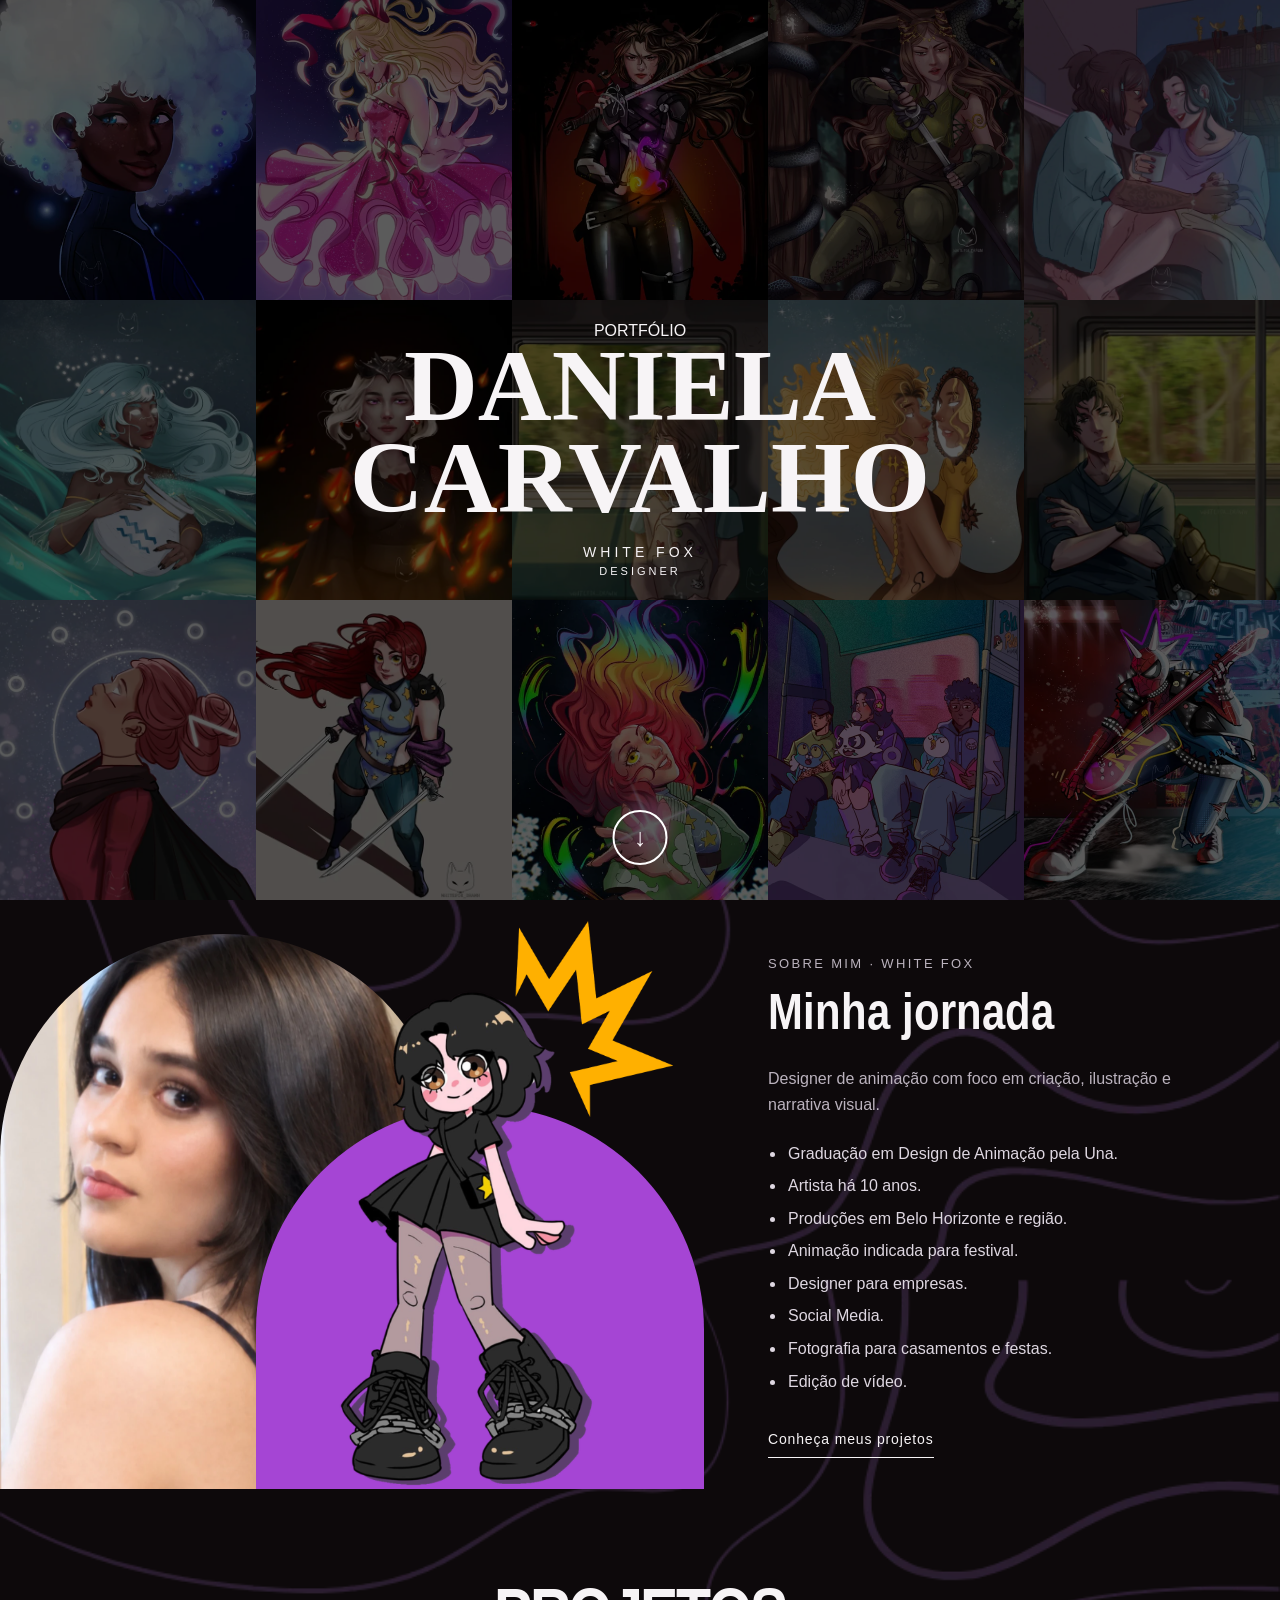
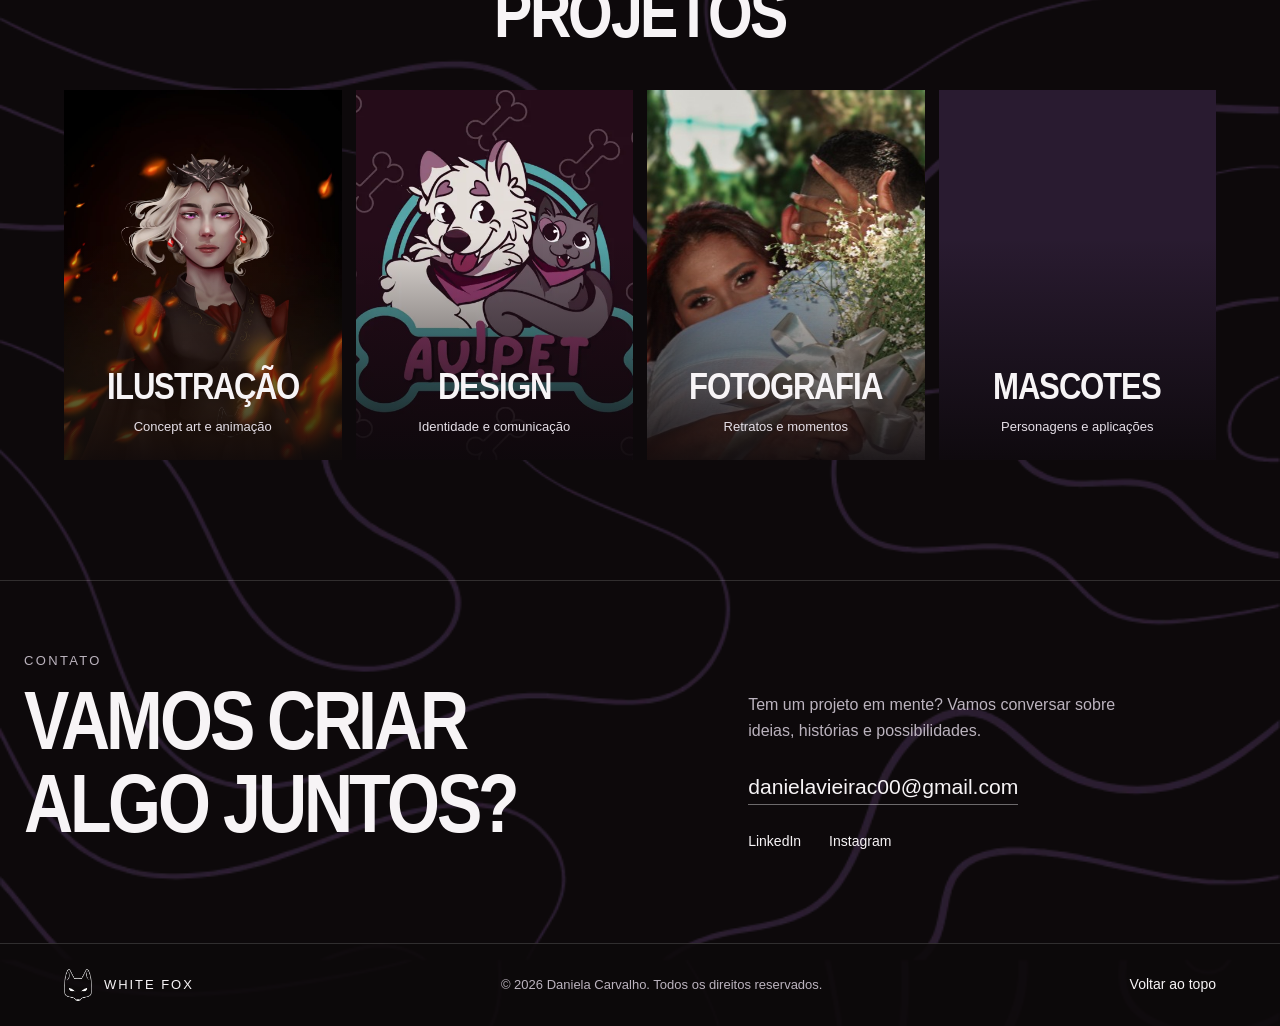
<file: index.html>
<!doctype html>
<html lang="pt-BR">
    <!-- CONFIGURAÇÕES DA PÁGINA -->
    <head>
        <meta charset="UTF-8" />
        <meta name="viewport" content="width=device-width, initial-scale=1" />
        <meta
            name="description"
            content="Portfólio de Daniela Carvalho — White Fox. Ilustração, design, animação, fotografia e criação de mascotes."
        />
        <meta name="theme-color" content="#0d090b" />
        <title>Portfólio | Daniela Carvalho — White Fox</title>
        <meta property="og:title" content="Portfólio | Daniela Carvalho" />
        <meta
            property="og:description"
            content="Portfólio de Daniela Carvalho — White Fox. Ilustração, design, animação, fotografia e criação de mascotes."
        />
        <meta property="og:type" content="website" />
        <meta property="og:image" content="assets/img/obra-25.webp" />
        <meta property="og:locale" content="pt_BR" />
        <link rel="icon" href="assets/icons/fox.png" type="image/png" />
        <link
            rel="preload"
            href="assets/fonts/display.woff"
            as="font"
            type="font/woff"
            crossorigin
        />
        <link rel="stylesheet" href="style.css?v=about-illustration-1" />
        <script src="script.js?v=project-menu-1" defer></script>
        <noscript
            ><style>
                .header {
                    opacity: 1;
                    visibility: visible;
                    transform: none;
                }
                @media (max-width: 520px) {
                    .menu-toggle {
                        display: none;
                    }
                    .nav {
                        display: flex;
                        position: static;
                        flex-direction: row;
                        gap: 12px;
                        background: transparent !important;
                        border: 0;
                        padding: 0;
                    }
                    .nav a {
                        font-size: 12px;
                        width: auto;
                    }
                    .social {
                        display: none;
                    }
                }
            </style></noscript
        >
    </head>
    <body class="home-page" id="top">
        <a href="#main" class="skip-link">Pular para o conteúdo</a>
        <svg class="render-filters" width="0" height="0" aria-hidden="true">
            <defs>
                <filter id="white-to-alpha" color-interpolation-filters="sRGB">
                    <feColorMatrix
                        in="SourceGraphic"
                        type="matrix"
                        values="1 0 0 0 0 0 1 0 0 0 0 0 1 0 0 -1 -1 -1 0 3"
                        result="white-key"
                    />
                    <feComponentTransfer in="white-key" result="key-mask">
                        <feFuncA type="linear" slope="8" intercept="-0.08" />
                    </feComponentTransfer>
                    <feComposite in="SourceGraphic" in2="key-mask" operator="in" />
                </filter>
            </defs>
        </svg>

        <!-- MENU PRINCIPAL -->
        <header class="header">
            <a class="logo" href="#home" aria-label="White Fox — início"
                ><img src="assets/icons/fox.png" width="42" height="45" alt="White Fox"
            /></a>
            <button class="menu-toggle" aria-controls="main-nav" aria-expanded="false">Menu</button>
            <nav class="nav" id="main-nav" aria-label="Navegação principal">
                <a href="#home">Home</a><a href="#sobre">Sobre mim</a>
                <div class="nav-projects">
                    <div class="nav-projects-main">
                        <a href="#projetos">Projetos</a
                        ><button
                            class="projects-toggle"
                            type="button"
                            aria-expanded="false"
                            aria-controls="projects-submenu"
                            aria-label="Páginas de projetos"
                        >
                            <span aria-hidden="true"></span>
                        </button>
                    </div>
                    <div class="projects-submenu" id="projects-submenu" hidden>
                        <a href="pages/projeto1.html">Ilustração</a
                        ><a href="pages/projeto2.html">Design</a
                        ><a href="pages/projeto3.html">Fotografia</a
                        ><a href="pages/projeto4.html">Mascotes</a>
                    </div>
                </div>
                <a href="#contato">Contato</a>
            </nav>
            <div class="social">
                <a
                    href="https://www.linkedin.com/in/daniela-carvalho-a021b6196/"
                    target="_blank"
                    rel="noopener noreferrer"
                    aria-label="LinkedIn de Daniela Carvalho (nova aba)"
                    ><svg viewBox="0 0 24 24" aria-hidden="true">
                        <path
                            d="M20.45 2H3.55C2.69 2 2 2.68 2 3.52v16.96C2 21.32 2.69 22 3.55 22h16.9c.86 0 1.55-.68 1.55-1.52V3.52C22 2.68 21.31 2 20.45 2ZM7.93 18.74H4.98V9.2h2.95v9.54ZM6.45 7.9a1.71 1.71 0 1 1 0-3.42 1.71 1.71 0 0 1 0 3.42ZM19 18.74h-2.95V14.1c0-1.11-.02-2.54-1.55-2.54-1.55 0-1.79 1.21-1.79 2.46v4.72H9.76V9.2h2.83v1.3h.04c.39-.74 1.36-1.53 2.8-1.53 2.99 0 3.55 1.97 3.55 4.53v5.24Z"
                        /></svg></a
                ><a
                    href="https://www.instagram.com/white_foxd/"
                    target="_blank"
                    rel="noopener noreferrer"
                    aria-label="Instagram White Fox (nova aba)"
                    ><svg viewBox="0 0 24 24" aria-hidden="true">
                        <rect
                            x="3"
                            y="3"
                            width="18"
                            height="18"
                            rx="5"
                            fill="none"
                            stroke="currentColor"
                            stroke-width="1.8"
                        />
                        <circle
                            cx="12"
                            cy="12"
                            r="4"
                            fill="none"
                            stroke="currentColor"
                            stroke-width="1.8"
                        />
                        <circle cx="17.5" cy="6.8" r="1.1" /></svg
                ></a>
            </div>
        </header>

        <!-- CONTEÚDO DA PÁGINA -->
        <main id="main">
            <!-- ABERTURA -->
            <section class="hero" id="home" aria-labelledby="hero-heading">
                <div class="hero-gallery" aria-hidden="true">
                    <div class="gallery-item">
                        <img
                            src="assets/thumbs/obra-18.webp"
                            alt=""
                            width="2480"
                            height="3508"
                            loading="eager"
                            decoding="async"
                            fetchpriority="high"
                        />
                    </div>
                    <div class="gallery-item">
                        <img
                            src="assets/thumbs/obra-25.webp"
                            alt=""
                            width="1080"
                            height="1350"
                            loading="eager"
                            decoding="async"
                            fetchpriority="high"
                        />
                    </div>
                    <div class="gallery-item">
                        <img
                            src="assets/thumbs/obra-26.webp"
                            alt=""
                            width="2480"
                            height="3508"
                            loading="eager"
                            decoding="async"
                            fetchpriority="high"
                        />
                    </div>
                    <div class="gallery-item">
                        <img
                            src="assets/thumbs/obra-23.webp"
                            alt=""
                            width="1080"
                            height="1350"
                            loading="eager"
                            decoding="async"
                        />
                    </div>
                    <div class="gallery-item">
                        <img
                            src="assets/thumbs/obra-27.webp"
                            alt=""
                            width="2048"
                            height="2048"
                            loading="eager"
                            decoding="async"
                        />
                    </div>
                    <div class="gallery-item">
                        <img
                            src="assets/thumbs/obra-54.webp"
                            alt=""
                            width="1024"
                            height="1024"
                            loading="eager"
                            decoding="async"
                        />
                    </div>
                    <div class="gallery-item">
                        <img
                            src="assets/thumbs/obra-24.webp"
                            alt=""
                            width="1440"
                            height="1440"
                            loading="eager"
                            decoding="async"
                        />
                    </div>
                    <div class="gallery-item">
                        <img
                            src="assets/thumbs/obra-53.webp"
                            alt=""
                            width="2048"
                            height="2048"
                            loading="eager"
                            decoding="async"
                        />
                    </div>
                    <div class="gallery-item">
                        <img
                            src="assets/thumbs/obra-56.webp"
                            alt=""
                            width="2048"
                            height="2048"
                            loading="eager"
                            decoding="async"
                        />
                    </div>
                    <div class="gallery-item">
                        <img
                            src="assets/thumbs/obra-52.webp"
                            alt=""
                            width="1024"
                            height="1024"
                            loading="eager"
                            decoding="async"
                        />
                    </div>
                    <div class="gallery-item">
                        <img
                            src="assets/thumbs/obra-57.webp"
                            alt=""
                            width="1024"
                            height="1024"
                            loading="eager"
                            decoding="async"
                        />
                    </div>
                    <div class="gallery-item">
                        <img
                            src="assets/thumbs/obra-19.webp"
                            alt=""
                            width="1179"
                            height="1166"
                            loading="eager"
                            decoding="async"
                        />
                    </div>
                    <div class="gallery-item">
                        <img
                            src="assets/thumbs/obra-20.webp"
                            alt=""
                            width="1378"
                            height="2039"
                            loading="eager"
                            decoding="async"
                        />
                    </div>
                    <div class="gallery-item">
                        <img
                            src="assets/thumbs/obra-22.webp"
                            alt=""
                            width="1080"
                            height="1350"
                            loading="eager"
                            decoding="async"
                        />
                    </div>
                    <div class="gallery-item">
                        <img
                            src="assets/thumbs/obra-29.webp"
                            alt=""
                            width="1080"
                            height="1350"
                            loading="eager"
                            decoding="async"
                        />
                    </div>
                </div>
                <div class="hero-overlay"></div>
                <div class="hero-content">
                    <p class="hero-label">PORTFÓLIO</p>
                    <h1 id="hero-heading">DANIELA<br />CARVALHO</h1>
                    <p class="hero-role">WHITE FOX<span>Designer</span></p>
                </div>
                <a href="#sobre" class="hero-scroll" aria-label="Conhecer a Daniela"
                    ><span aria-hidden="true">↓</span></a
                >
            </section>
            <!-- SOBRE MIM -->
            <section class="sobre" id="sobre" aria-labelledby="about-heading">
                <div class="sobre-content">
                    <div class="sobre-image sobre-photo">
                        <img
                            src="assets/img/obra-62.webp"
                            alt="Daniela Carvalho"
                            width="1179"
                            height="2096"
                            loading="lazy"
                            decoding="async"
                        />
                    </div>
                    <div class="sobre-image sobre-art" aria-hidden="true">
                        <img
                            class="sobre-personagem"
                            src="assets/img/daniDesenho.png"
                            alt=""
                            />

                        <img 
                           class="sobre-detalhe"
                           src="assets/img/daniEstrela.png"
                           alt=""
                           />
                    </div>
                    <div class="sobre-text">
                        <p class="eyebrow">Sobre mim · White Fox</p>
                        <h2 id="about-heading">Minha jornada</h2>
                        <p>
                            Designer de animação com foco em criação, ilustração e narrativa
                            visual.
                        </p>
                        <ul class="sobre-list">
                            <li>Graduação em Design de Animação pela Una.</li>
                            <li>Artista há 10 anos.</li>
                            <li>Produções em Belo Horizonte e região.</li>
                            <li>Animação indicada para festival.</li>
                            <li>Designer para empresas.</li>
                            <li>Social Media.</li>
                            <li>Fotografia para casamentos e festas.</li>
                            <li>Edição de vídeo.</li>
                        </ul>
                        <a class="text-link" href="#projetos">Conheça meus projetos</a>
                    </div>
                </div>
            </section>
            <!-- CATEGORIAS DE PROJETOS -->
            <section class="projetos" id="projetos" aria-labelledby="projects-heading">
                <div class="section-header">
                    <h2 id="projects-heading" class="display">Projetos</h2>
                </div>
                <div class="projetos-grid">
                    <a class="project-card" href="pages/projeto1.html"
                        ><div class="project-image">
                            <img
                                src="assets/img/hero-07.jpeg"
                                alt="Ilustração"
                                width="1080"
                                height="1350"
                                loading="lazy"
                                decoding="async"
                            />
                        </div>
                        <div class="project-info">
                            <h3>Ilustração</h3>
                            <p>Concept art e animação</p>
                        </div></a
                    ><a class="project-card" href="pages/projeto2.html"
                        ><div class="project-image">
                            <img
                                src="assets/thumbs/obra-00.webp"
                                alt="Design"
                                width="1414"
                                height="2000"
                                loading="lazy"
                                decoding="async"
                            />
                        </div>
                        <div class="project-info">
                            <h3>Design</h3>
                            <p>Identidade e comunicação</p>
                        </div></a
                    ><a class="project-card" href="pages/projeto3.html"
                        ><div class="project-image">
                            <img
                                src="assets/img/fotografia_thumb.jpg"
                                alt="Fotografia"
                                width="1000"
                                height="2096"
                                loading="lazy"
                                decoding="async"
                            />
                        </div>
                        <div class="project-info">
                            <h3>Fotografia</h3>
                            <p>Retratos e momentos</p>
                        </div></a
                    ><a class="project-card" href="pages/projeto4.html"
                        ><div class="project-image">
                            <img
                                src="assets/img/projeto2.webp"
                                alt="Mascotes"
                                width="917"
                                height="1122"
                                loading="lazy"
                                decoding="async"
                            />
                        </div>
                        <div class="project-info">
                            <h3>Mascotes</h3>
                            <p>Personagens e aplicações</p>
                        </div></a
                    >
                </div>
            </section>
            <!-- CONTATO -->
            <section class="contato" id="contato" aria-labelledby="contact-heading">
                <div class="contato-content">
                    <div>
                        <p class="eyebrow">Contato</p>
                        <h2 id="contact-heading">
                            Vamos criar<br />
                            algo juntos?
                        </h2>
                    </div>
                    <div class="contact-details">
                        <p>
                            Tem um projeto em mente? Vamos conversar sobre ideias, histórias e
                            possibilidades.
                        </p>
                        <a class="contact-email" href="mailto:danielavieirac00@gmail.com"
                            >danielavieirac00@gmail.com</a
                        >
                        <div class="contato-social">
                            <a
                                href="https://www.linkedin.com/in/daniela-carvalho-a021b6196/"
                                target="_blank"
                                rel="noopener noreferrer"
                                >LinkedIn</a
                            ><a
                                href="https://www.instagram.com/white_foxd/"
                                target="_blank"
                                rel="noopener noreferrer"
                                >Instagram</a
                            >
                        </div>
                    </div>
                </div>
            </section>
        </main>
        <!-- RODAPÉ -->
        <footer class="footer">
            <div class="footer-content">
                <a class="footer-brand" href="index.html#home"
                    ><img src="assets/icons/fox.png" alt="" width="28" height="32" /><span
                        >WHITE FOX</span
                    ></a
                >
                <p class="footer-copy">© 2026 Daniela Carvalho. Todos os direitos reservados.</p>
                <a class="back-top" href="#top">Voltar ao topo</a>
            </div>
        </footer>
    </body>
</html>
</file>
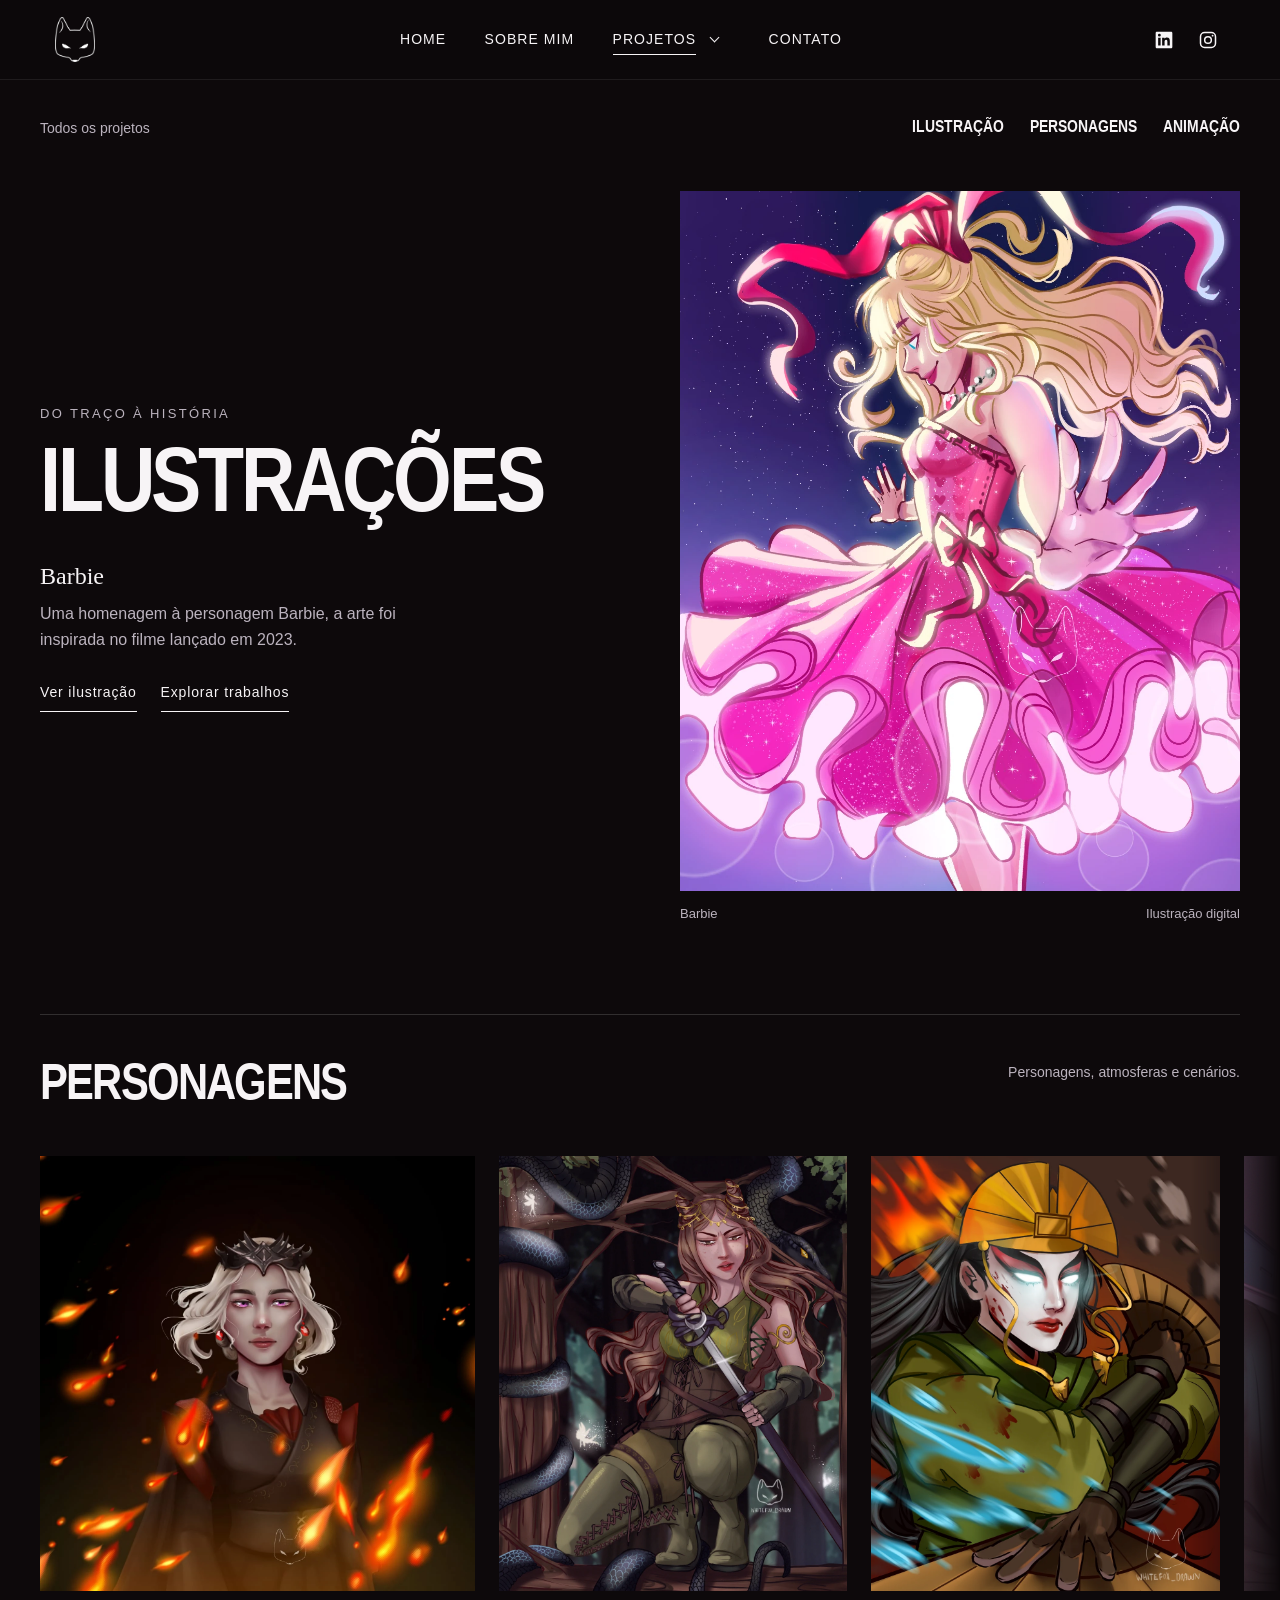
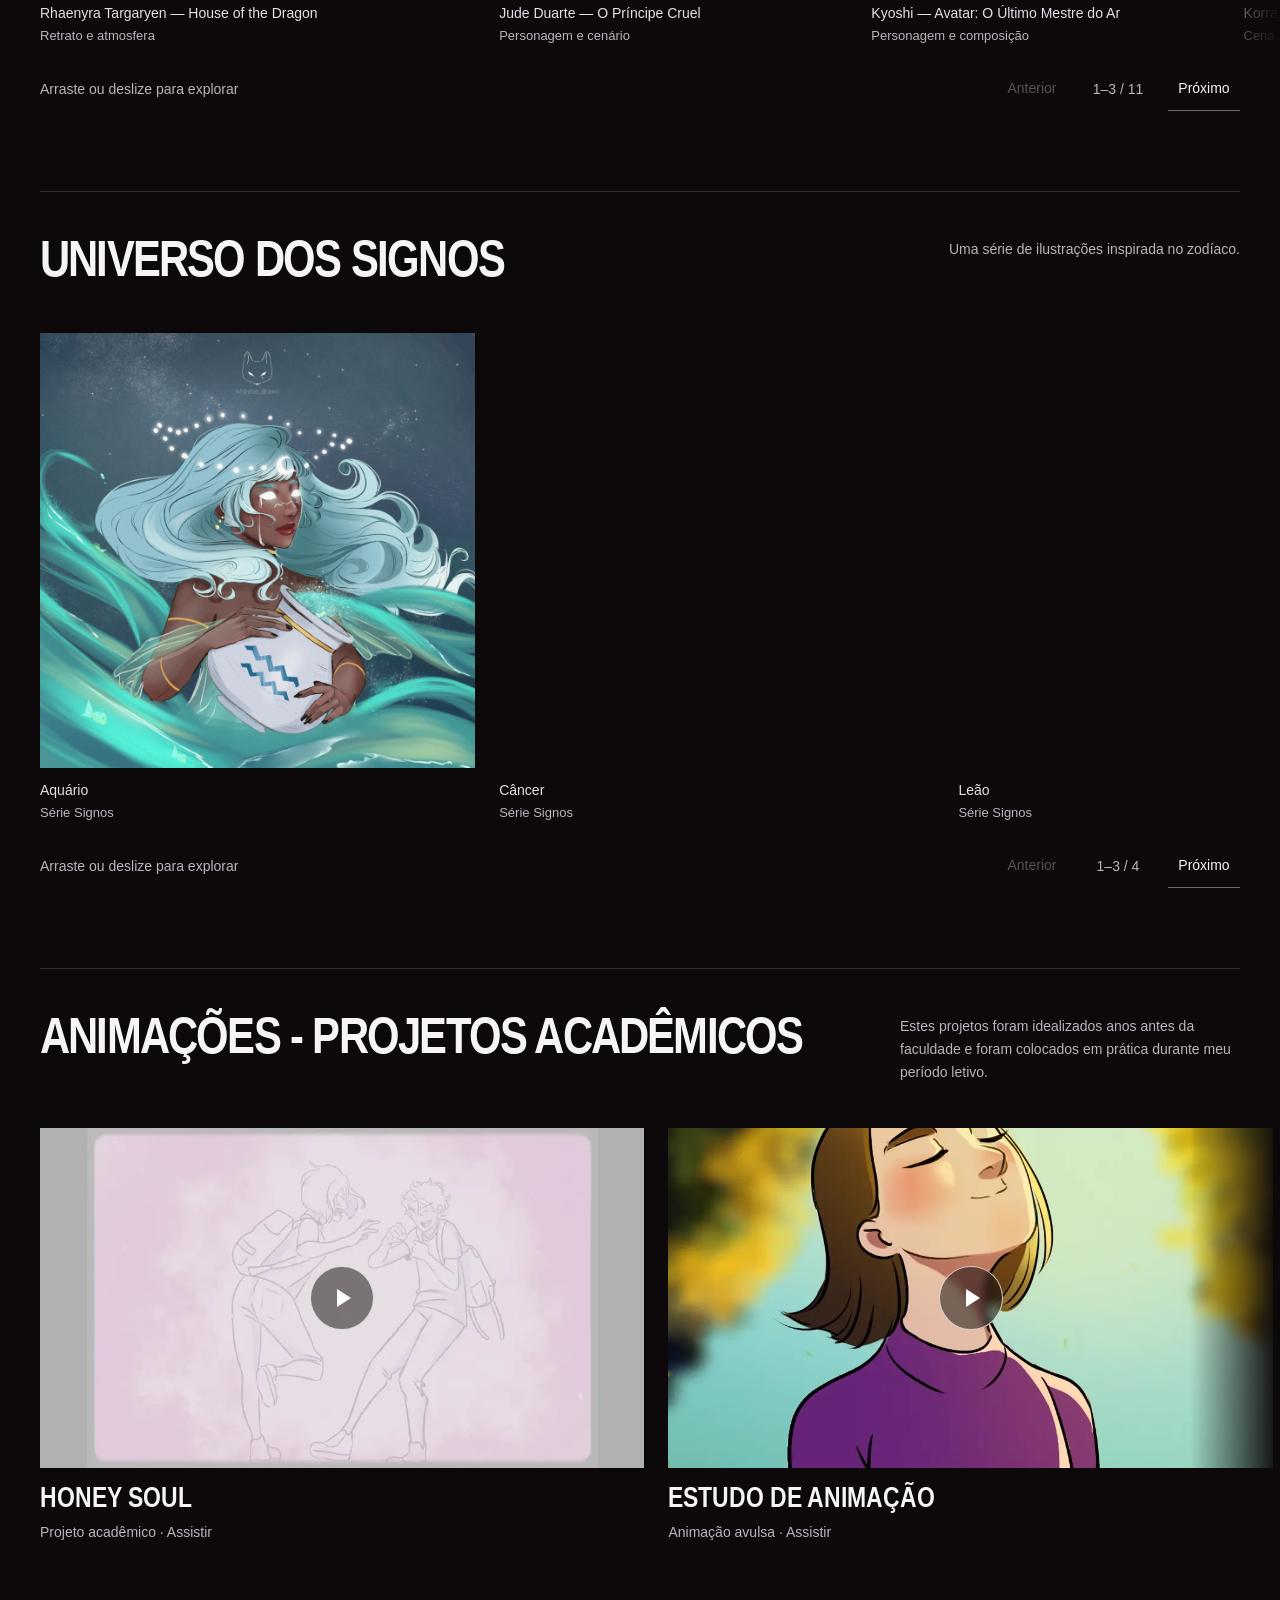
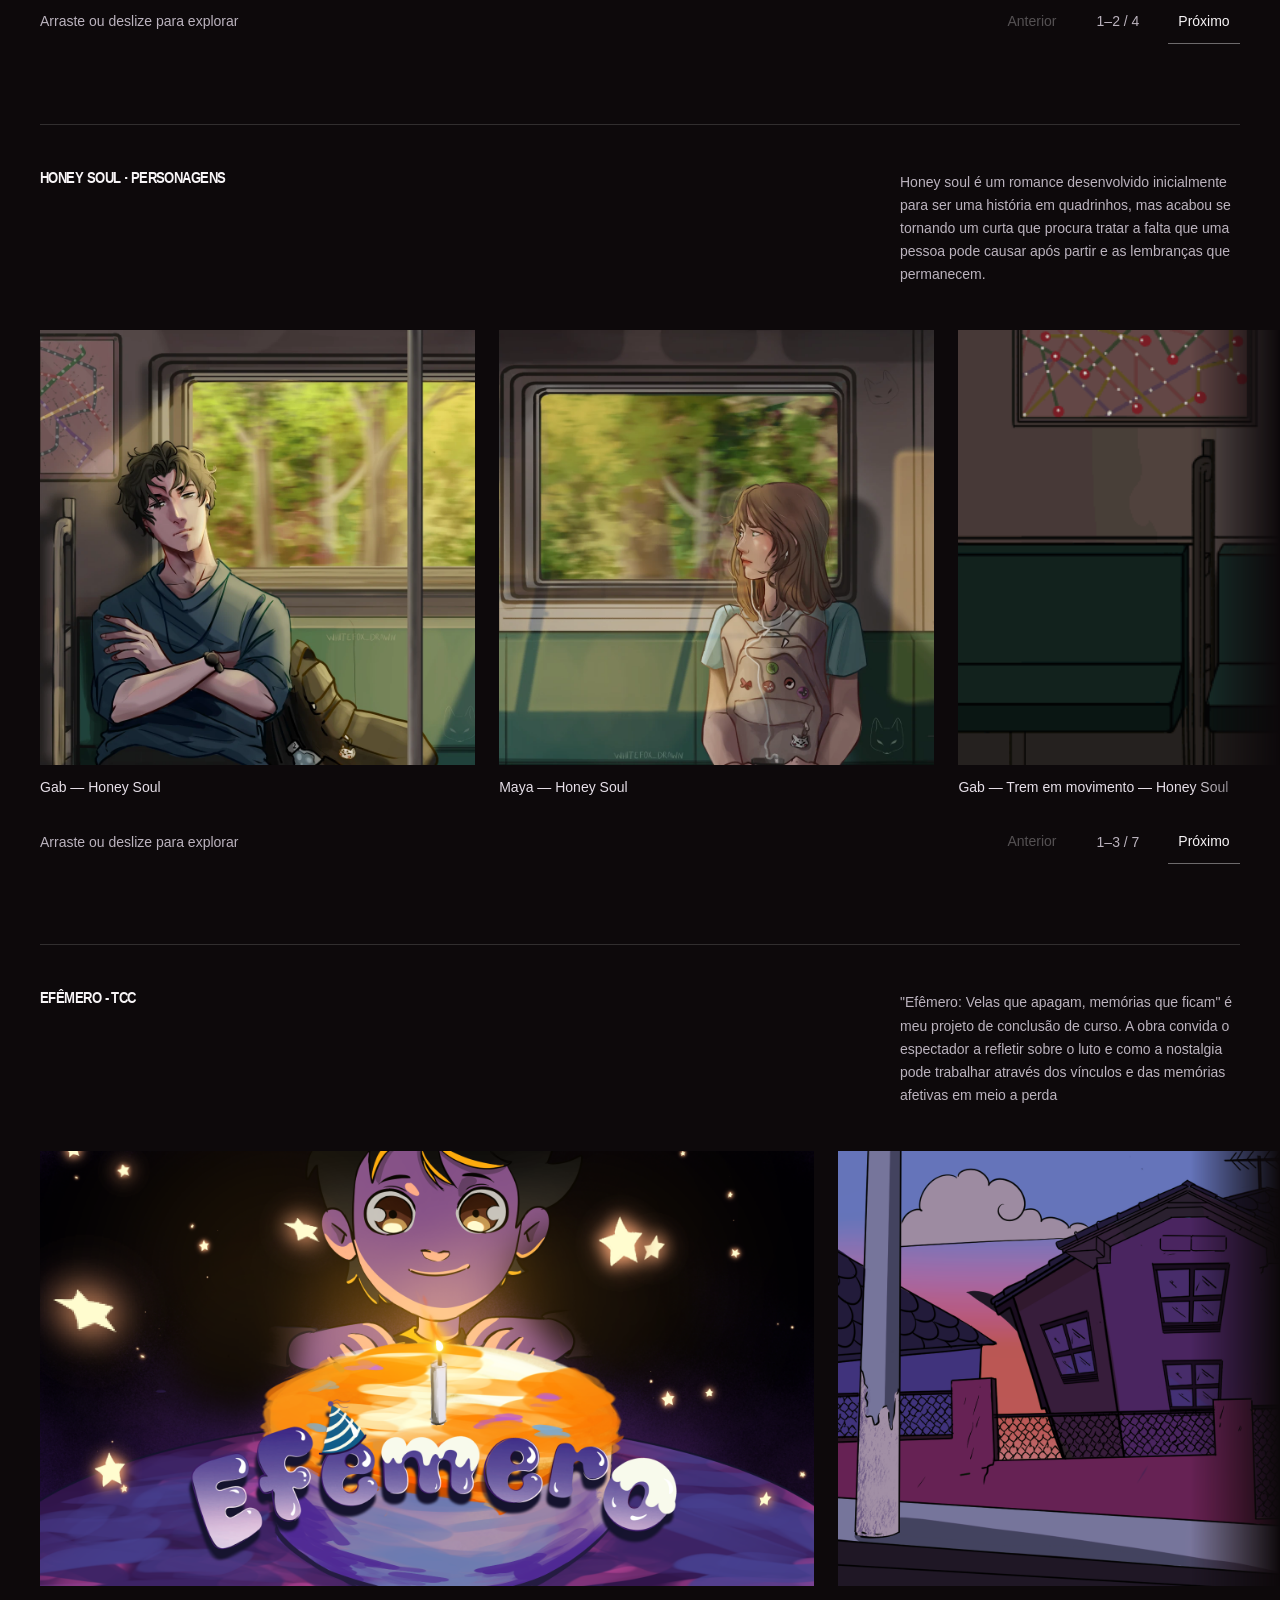
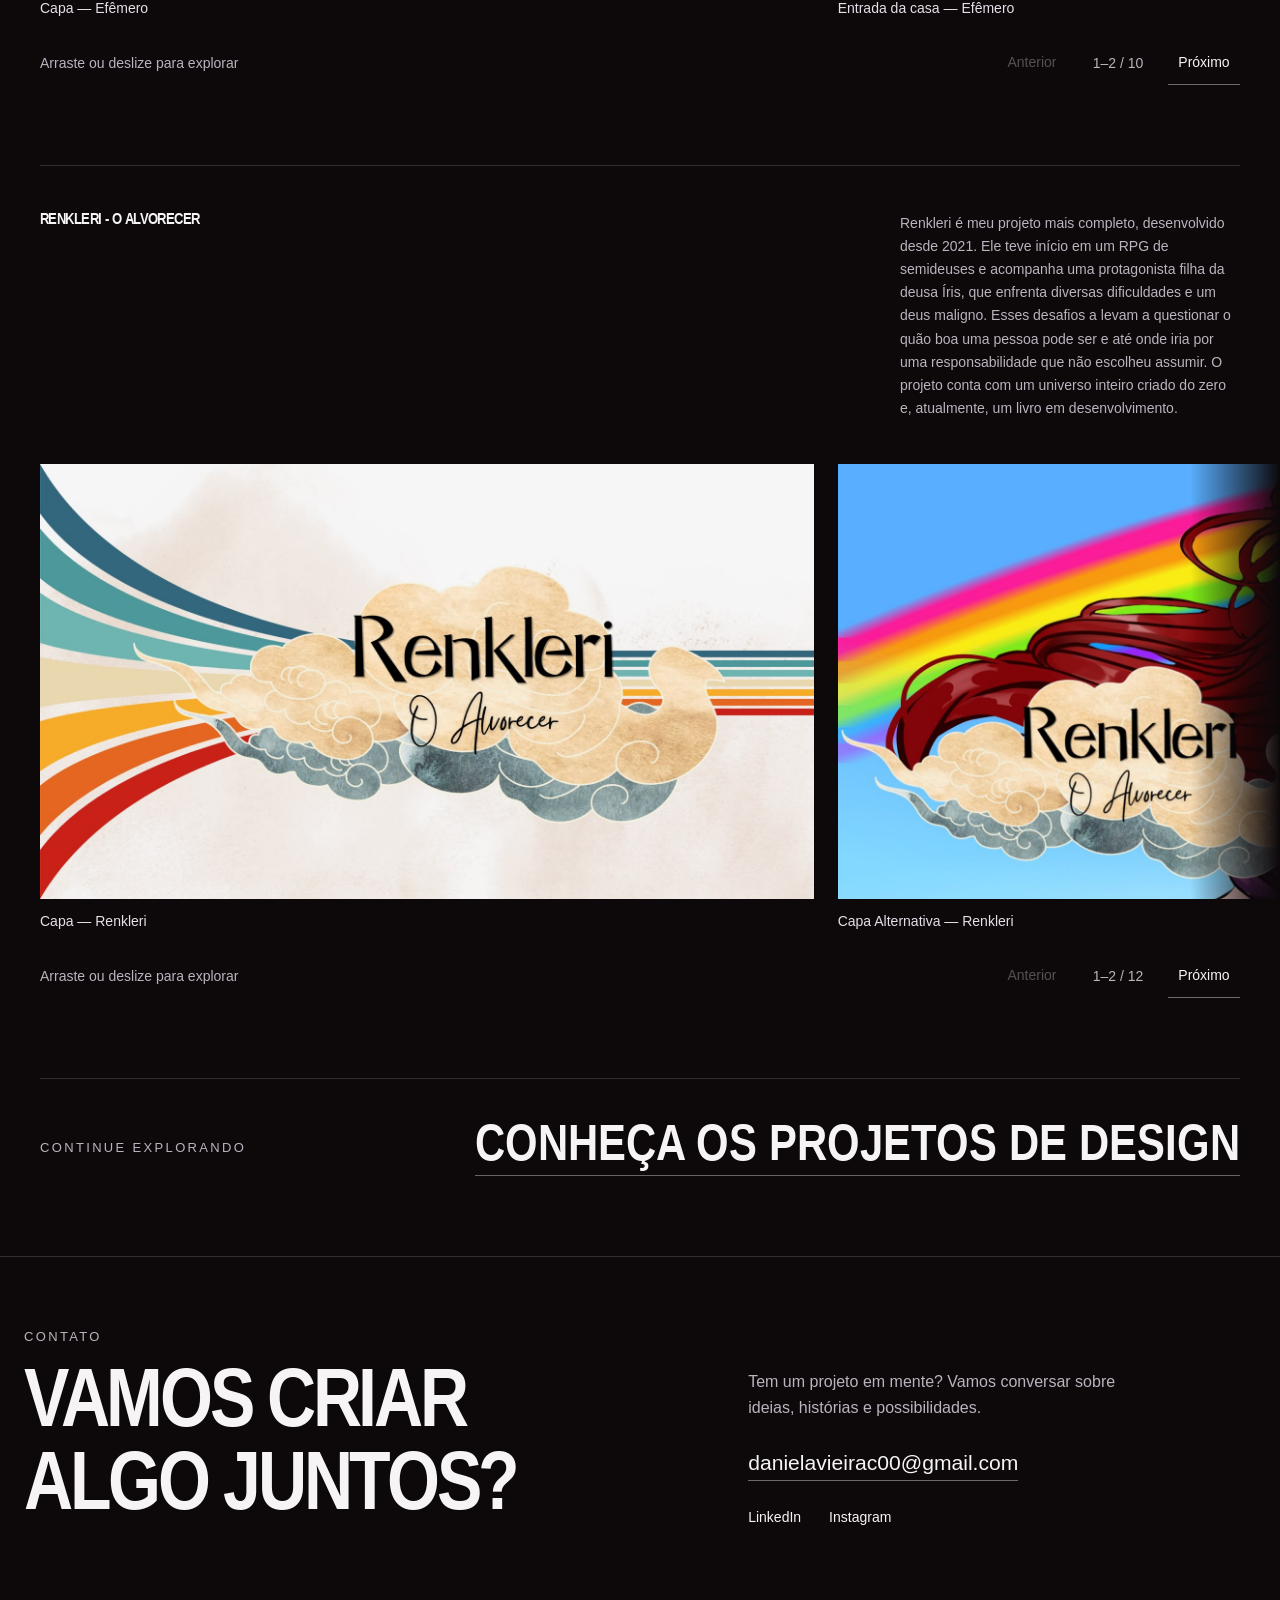
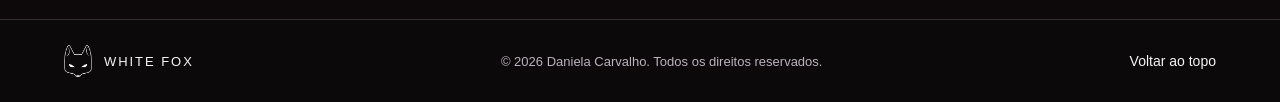
<file: pages/projeto1.html>
<!doctype html>
<html lang="pt-BR">
    <!-- CONFIGURAÇÕES DA PÁGINA -->
    <head>
        <meta charset="UTF-8" />
        <meta name="viewport" content="width=device-width, initial-scale=1" />
        <meta
            name="description"
            content="Ilustrações digitais, concept art, série dos signos e projetos de animação de Daniela Carvalho."
        />
        <meta name="theme-color" content="#0d090b" />
        <title>Ilustrações e animações | Daniela Carvalho — White Fox</title>
        <meta property="og:title" content="Ilustrações e animações | Daniela Carvalho" />
        <meta
            property="og:description"
            content="Ilustrações digitais, concept art, série dos signos e projetos de animação de Daniela Carvalho."
        />
        <meta property="og:type" content="website" />
        <meta property="og:image" content="../assets/img/obra-25.webp" />
        <meta property="og:locale" content="pt_BR" />
        <link rel="icon" href="../assets/icons/fox.png" type="image/png" />
        <link
            rel="preload"
            href="../assets/fonts/display.woff"
            as="font"
            type="font/woff"
            crossorigin
        />
        <link rel="stylesheet" href="../style.css?v=project-menu-1" />
        <script src="../script.js?v=project-menu-1" defer></script>
        <noscript
            ><style>
                .header {
                    opacity: 1;
                    visibility: visible;
                    transform: none;
                }
                @media (max-width: 520px) {
                    .menu-toggle {
                        display: none;
                    }
                    .nav {
                        display: flex;
                        position: static;
                        flex-direction: row;
                        gap: 12px;
                        background: transparent !important;
                        border: 0;
                        padding: 0;
                    }
                    .nav a {
                        font-size: 12px;
                        width: auto;
                    }
                    .social {
                        display: none;
                    }
                }
            </style></noscript
        >
    </head>
    <body class="inner-page" id="top">
        <a href="#main" class="skip-link">Pular para o conteúdo</a>
        <!-- MENU PRINCIPAL -->
        <header class="header visible">
            <a class="logo" href="../index.html#home" aria-label="White Fox — início"
                ><img src="../assets/icons/fox.png" width="42" height="45" alt="White Fox"
            /></a>
            <button class="menu-toggle" aria-controls="main-nav" aria-expanded="false">Menu</button>
            <nav class="nav" id="main-nav" aria-label="Navegação principal">
                <a href="../index.html#home">Home</a><a href="../index.html#sobre">Sobre mim</a>
                <div class="nav-projects">
                    <div class="nav-projects-main">
                        <a href="../index.html#projetos" aria-current="true"
                            >Projetos</a
                        ><button
                            class="projects-toggle"
                            type="button"
                            aria-expanded="false"
                            aria-controls="projects-submenu"
                            aria-label="Páginas de projetos"
                        >
                            <span aria-hidden="true"></span>
                        </button>
                    </div>
                    <div class="projects-submenu" id="projects-submenu" hidden>
                        <a href="../pages/projeto1.html" aria-current="page">Ilustração</a
                        ><a href="../pages/projeto2.html">Design</a
                        ><a href="../pages/projeto3.html">Fotografia</a
                        ><a href="../pages/projeto4.html">Mascotes</a>
                    </div>
                </div>
                <a href="../index.html#contato">Contato</a>
            </nav>
            <div class="social">
                <a
                    href="https://www.linkedin.com/in/daniela-carvalho-a021b6196/"
                    target="_blank"
                    rel="noopener noreferrer"
                    aria-label="LinkedIn de Daniela Carvalho (nova aba)"
                    ><svg viewBox="0 0 24 24" aria-hidden="true">
                        <path
                            d="M20.45 2H3.55C2.69 2 2 2.68 2 3.52v16.96C2 21.32 2.69 22 3.55 22h16.9c.86 0 1.55-.68 1.55-1.52V3.52C22 2.68 21.31 2 20.45 2ZM7.93 18.74H4.98V9.2h2.95v9.54ZM6.45 7.9a1.71 1.71 0 1 1 0-3.42 1.71 1.71 0 0 1 0 3.42ZM19 18.74h-2.95V14.1c0-1.11-.02-2.54-1.55-2.54-1.55 0-1.79 1.21-1.79 2.46v4.72H9.76V9.2h2.83v1.3h.04c.39-.74 1.36-1.53 2.8-1.53 2.99 0 3.55 1.97 3.55 4.53v5.24Z"
                        /></svg></a
                ><a
                    href="https://www.instagram.com/white_foxd/"
                    target="_blank"
                    rel="noopener noreferrer"
                    aria-label="Instagram White Fox (nova aba)"
                    ><svg viewBox="0 0 24 24" aria-hidden="true">
                        <rect
                            x="3"
                            y="3"
                            width="18"
                            height="18"
                            rx="5"
                            fill="none"
                            stroke="currentColor"
                            stroke-width="1.8"
                        />
                        <circle
                            cx="12"
                            cy="12"
                            r="4"
                            fill="none"
                            stroke="currentColor"
                            stroke-width="1.8"
                        />
                        <circle cx="17.5" cy="6.8" r="1.1" /></svg
                ></a>
            </div>
        </header>

        <!-- CONTEÚDO DA PÁGINA -->
        <main id="main">
            <div class="page-shell">
                <div class="page-top">
                    <a class="back-link" href="../index.html#projetos">Todos os projetos</a>
                    <nav class="category-nav" aria-label="Nesta página">
                        <a href="#ilustracoes">Ilustração</a><a href="#concept-art">Personagens</a
                        ><a href="#animacoes">Animação</a>
                    </nav>
                </div>
                <section class="feature" id="ilustracoes" aria-labelledby="illustration-heading">
                    <div class="feature-copy">
                        <p class="eyebrow">Do traço à história</p>
                        <h1 class="display" id="illustration-heading">Ilustrações</h1>
                        <h2>Barbie</h2>
                        <p>Uma homenagem à personagem Barbie, a arte foi inspirada no filme lançado em 2023. 
                        </p>
                        <a
                            class="text-link"
                            href="../assets/img/obra-25.webp"
                            data-gallery="featured"
                            data-title="Barbie — Ilustração digital"
                            >Ver ilustração</a
                        ><a class="text-link" href="#concept-art">Explorar trabalhos</a>
                    </div>
                    <div>
                        <a
                            class="feature-art image-link"
                            href="../assets/img/obra-25.webp"
                            data-gallery="featured"
                            data-title="Barbie — Ilustração digital"
                            ><img
                                src="../assets/img/obra-25.webp"
                                alt="Barbie em vestido rosa, ilustração digital"
                                width="1080"
                                height="1350"
                                loading="eager"
                                decoding="async"
                                fetchpriority="high"
                        /></a>
                        <p class="feature-caption">
                            <span>Barbie</span><span>Ilustração digital</span>
                        </p>
                    </div>
                </section>
                <section class="work-section" id="concept-art" aria-labelledby="concept-heading">
                    <div class="section-header">
                        <h2 class="display" id="concept-heading">Personagens</h2>
                        <p>
                            Personagens, atmosferas e cenários.
                        </p>
                    </div>
                    <div class="art-grid">
                        <figure class="art-card">
                            <a
                                class="image-link"
                                href="../assets/img/obra-24.webp"
                                data-gallery="concept"
                                data-title="Entre chamas"
                                ><img
                                    src="../assets/img/obra-24.webp"
                                    alt="Entre chamas"
                                    width="1440"
                                    height="1440"
                                    loading="lazy"
                                    decoding="async"
                            /></a>
                            <figcaption>Rhaenyra Targaryen — House of the Dragon <span>Retrato e atmosfera</span></figcaption>
                        </figure>
                        <figure class="art-card">
                            <a
                                class="image-link"
                                href="../assets/img/obra-23.webp"
                                data-gallery="concept"
                                data-title="Jude"
                                ><img
                                    src="../assets/img/obra-23.webp"
                                    alt="Jude"
                                    width="1080"
                                    height="1350"
                                    loading="lazy"
                                    decoding="async"
                            /></a>
                            <figcaption>Jude Duarte — O Príncipe Cruel<span>Personagem e cenário</span></figcaption>
                        </figure>
                        <figure class="art-card">
                            <a
                                class="image-link"
                                href="../assets/img/obra-30.webp"
                                data-gallery="concept"
                                data-title="Fantasia em movimento"
                                ><img
                                    src="../assets/img/obra-30.webp"
                                    alt="Fantasia em movimento"
                                    width="1080"
                                    height="1350"
                                    loading="lazy"
                                    decoding="async"
                            /></a>
                            <figcaption>
                                Kyoshi — Avatar: O Último Mestre do Ar<span>Personagem e composição</span>
                            </figcaption>
                        </figure>
                        <figure class="art-card">
                            <a
                                class="image-link"
                                href="../assets/img/obra-27.webp"
                                data-gallery="concept"
                                data-title="Korra"
                                ><img
                                    src="../assets/img/obra-27.webp"
                                    alt="Korra"
                                    width="2048"
                                    height="2048"
                                    loading="lazy"
                                    decoding="async"
                            /></a>
                            <figcaption>Korra — A Lenda de Korra<span>Cena e expressão</span></figcaption>
                        </figure>
                        <figure class="art-card">
                            <a
                                class="image-link"
                                href="../assets/img/obra-18.webp"
                                data-gallery="drawings"
                                data-title="Luz entre nuvens"
                                ><img
                                    src="../assets/img/obra-18.webp"
                                    alt="Luz entre nuvens"
                                    width="2480"
                                    height="3508"
                                    loading="lazy"
                                    decoding="async"
                            /></a>
                            <figcaption>Luz<span>Ilustração digital</span></figcaption>
                        </figure>
                        <figure class="art-card">
                            <a
                                class="image-link"
                                href="../assets/img/obra-19.webp"
                                data-gallery="drawings"
                                data-title="Guerreira"
                                ><img
                                    src="../assets/img/obra-19.webp"
                                    alt="Guerreira"
                                    width="1179"
                                    height="1166"
                                    loading="lazy"
                                    decoding="async"
                            /></a>
                            <figcaption>Luna<span>Ilustração digital</span></figcaption>
                        </figure>
                        <figure class="art-card">
                            <a
                                class="image-link"
                                href="../assets/img/obra-20.webp"
                                data-gallery="drawings"
                                data-title="Cores em movimento"
                                ><img
                                    src="../assets/img/obra-20.webp"
                                    alt="Cores em movimento"
                                    width="1378"
                                    height="2039"
                                    loading="lazy"
                                    decoding="async"
                            /></a>
                            <figcaption>
                                Luna — Variação<span>Ilustração digital</span>
                            </figcaption>
                        </figure>
                        </figure>
                        <figure class="art-card">
                            <a
                                class="image-link"
                                href="../assets/img/obra-22.webp"
                                data-gallery="drawings"
                                data-title="Encontro de personagens"
                                ><img
                                    src="../assets/img/obra-22.webp"
                                    alt="Encontro de personagens"
                                    width="1080"
                                    height="1350"
                                    loading="lazy"
                                    decoding="async"
                            /></a>
                            <figcaption>
                                Universo Pokemon<span>Ilustração digital</span>
                            </figcaption>
                        </figure>
                        <figure class="art-card">
                            <a
                                class="image-link"
                                href="../assets/img/obra-26.webp"
                                data-gallery="drawings"
                                data-title="Retrato em fantasia"
                                ><img
                                    src="../assets/img/obra-26.webp"
                                    alt="Retrato em fantasia"
                                    width="2480"
                                    height="3508"
                                    loading="lazy"
                                    decoding="async"
                            /></a>
                            <figcaption>
                                Capa para livro<span>Ilustração digital</span>
                            </figcaption>
                        </figure>
                        <figure class="art-card">
                            <a
                                class="image-link"
                                href="../assets/img/obra-28.webp"
                                data-gallery="drawings"
                                data-title="Miguel"
                                ><img
                                    src="../assets/img/obra-28.webp"
                                    alt="Miguel"
                                    width="1080"
                                    height="1350"
                                    loading="lazy"
                                    decoding="async"
                            /></a>
                            <figcaption>Miguel Ohara — SpiderVerse<span>Ilustração digital</span></figcaption>
                        </figure>
                        <figure class="art-card">
                            <a
                                class="image-link"
                                href="../assets/img/obra-29.webp"
                                data-gallery="drawings"
                                data-title="Punk"
                                ><img
                                    src="../assets/img/obra-29.webp"
                                    alt="Punk"
                                    width="1080"
                                    height="1350"
                                    loading="lazy"
                                    decoding="async"
                            /></a>
                            <figcaption>Spider-Punk — SpiderVerse<span>Ilustração digital</span></figcaption>
                        </figure>
                    </div>
                </section>
                <section class="work-section" aria-labelledby="signs-heading">
                    <div class="section-header">
                        <h2 class="display" id="signs-heading">Universo dos signos</h2>
                        <p>Uma série de ilustrações inspirada no zodíaco.</p>
                    </div>
                    <div class="art-grid">
                        <figure class="art-card">
                            <a
                                class="image-link"
                                href="../assets/img/obra-54.webp"
                                data-gallery="signs"
                                data-title="Aquário"
                                ><img
                                    src="../assets/img/obra-54.webp"
                                    alt="Aquário"
                                    width="2048"
                                    height="2048"
                                    loading="lazy"
                                    decoding="async"
                            /></a>
                            <figcaption>Aquário<span>Série Signos</span></figcaption>
                        </figure>
                        <figure class="art-card">
                            <a
                                class="image-link"
                                href="../assets/img/obra-55.webp"
                                data-gallery="signs"
                                data-title="Câncer"
                                ><img
                                    src="../assets/img/obra-55.webp"
                                    alt="Câncer"
                                    width="2048"
                                    height="2048"
                                    loading="lazy"
                                    decoding="async"
                            /></a>
                            <figcaption>Câncer<span>Série Signos</span></figcaption>
                        </figure>
                        <figure class="art-card">
                            <a
                                class="image-link"
                                href="../assets/img/obra-56.webp"
                                data-gallery="signs"
                                data-title="Leão"
                                ><img
                                    src="../assets/img/obra-56.webp"
                                    alt="Leão"
                                    width="2048"
                                    height="2048"
                                    loading="lazy"
                                    decoding="async"
                            /></a>
                            <figcaption>Leão<span>Série Signos</span></figcaption>
                        </figure>
                        <figure class="art-card">
                            <a
                                class="image-link"
                                href="../assets/img/obra-57.webp"
                                data-gallery="signs"
                                data-title="Virgem"
                                ><img
                                    src="../assets/img/obra-57.webp"
                                    alt="Virgem"
                                    width="1024"
                                    height="1024"
                                    loading="lazy"
                                    decoding="async"
                            /></a>
                            <figcaption>Virgem<span>Série Signos</span></figcaption>
                        </figure>
                    </div>
                </section>
                <section class="work-section" id="animacoes" aria-labelledby="animation-heading">
                    <div class="section-header">
                        <h2 class="display" id="animation-heading">Animações - Projetos acadêmicos</h2>
                        <p>Estes projetos foram idealizados anos antes da faculdade e foram colocados em prática
                        durante meu período letivo.</p>
                    </div>
                    <div class="video-grid">
                        <a
                            class="video-card"
                            href="../assets/video/honey-soul.mp4"
                            data-gallery="animations"
                            data-type="video"
                            data-title="Honey Soul"
                            data-poster="../assets/img/honey-soul.webp"
                            ><div class="video-thumb">
                                <img
                                    src="../assets/img/honey-soul.webp"
                                    alt="Cena de Honey Soul"
                                    loading="lazy"
                                    width="1000"
                                    height="562"
                                /><span class="play-icon" aria-hidden="true"></span>
                            </div>
                            <h3>Honey Soul</h3>
                            <p>Projeto acadêmico · Assistir</p></a
                        ><a
                            class="video-card"
                            href="../assets/video/estudo-animacao.mp4"
                            data-gallery="animations"
                            data-type="video"
                            data-title="Estudo de animação"
                            data-poster="../assets/img/estudo-animacao.webp"
                            ><div class="video-thumb">
                                <img
                                    src="../assets/img/estudo-animacao.webp"
                                    alt="Cena de Estudo de animação"
                                    loading="lazy"
                                    width="1000"
                                    height="1000"
                                /><span class="play-icon" aria-hidden="true"></span>
                            </div>
                            <h3>Estudo de animação</h3>
                            <p>Animação avulsa · Assistir</p></a
                        ><a
                            class="video-card"
                            href="../assets/video/renkleri.mp4"
                            data-gallery="animations"
                            data-type="video"
                            data-title="Renkleri"
                            data-poster="../assets/img/renkleri.webp"
                            ><div class="video-thumb">
                                <img
                                    src="../assets/img/renkleri.webp"
                                    alt="Cena de Renkleri"
                                    loading="lazy"
                                    width="1000"
                                    height="562"
                                /><span class="play-icon" aria-hidden="true"></span>
                            </div>
                            <h3>Renkleri - O Alvorecer</h3>
                            <p>Projeto acadêmico · Assistir</p></a
                        ><a
                           class="video-card"
                            href="../assets/video/Efemero.mp4"
                            data-gallery="animations"
                            data-type="video"
                            data-title="Renkleri"
                            data-poster="../assets/img/CAPA.png"
                            ><div class="video-thumb">
                                <img
                                    src="../assets/img/CAPA.png"
                                    alt="Capa Efemero"
                                    loading="lazy"
                                    width="1000"
                                    height="562"
                                /><span class="play-icon" aria-hidden="true"></span>
                            </div>
                            <h3>Efêmero - Velas que apagam, memórias que ficam.</h3>
                            <p>Projeto acadêmico - TCC · Assistir</p></a

                    </div>
                </section>
                <section class="work-section" aria-labelledby="honey-heading">
                    <div class="section-header">
                        <h class="display" id="honey-heading">Honey Soul · Personagens</h>
                        <p>Honey soul é um romance desenvolvido inicialmente para ser uma história em quadrinhos, mas acabou se tornando
                           um curta que procura tratar a falta que uma pessoa pode causar após partir e as lembranças que permanecem.</p>
                    </div>
                    <div class="art-grid sheets">
                        <figure class="art-card">
                            <a
                                class="image-link"
                                href="../assets/img/obra-52.webp"
                                data-gallery="honey"
                                data-title="Gab — Honey Soul"
                                ><img
                                    src="../assets/img/obra-52.webp"
                                    alt="Gab — Honey Soul"
                                    width="1024"
                                    height="1024"
                                    loading="lazy"
                                    decoding="async"
                            /></a>
                            <figcaption>Gab — Honey Soul</figcaption>
                        </figure>
                        <figure class="art-card">
                            <a
                                class="image-link"
                                href="../assets/img/obra-53.webp"
                                data-gallery="honey"
                                data-title="Maya — Honey Soul"
                                ><img
                                    src="../assets/img/obra-53.webp"
                                    alt="Maya — Honey Soul"
                                    width="1024"
                                    height="1024"
                                    loading="lazy"
                                    decoding="async"
                            /></a>
                            <figcaption>Maya — Honey Soul</figcaption>
                        </figure>
                        <figure class="art-card">
                            <a
                                class="image-link"
                                href="../assets/img/gab_trem.gif"
                                data-gallery="honey"
                                data-title="Maya — Honey Soul"
                                ><img
                                    src="../assets/img/gab_trem.gif"
                                    alt="Maya — Honey Soul"
                                    width="1024"
                                    height="1024"
                                    loading="lazy"
                                    decoding="async"
                            /></a>
                            <figcaption>Gab — Trem em movimento — Honey Soul </figcaption>
                        </figure>
                        <figure class="art-card">
                            <a
                                class="image-link"
                                href="../assets/img/gab_trem2.gif"
                                data-gallery="honey"
                                data-title="Maya — Honey Soul"
                                ><img
                                    src="../assets/img/gab_trem2.gif"
                                    alt="Maya — Honey Soul"
                                    width="1024"
                                    height="1024"
                                    loading="lazy"
                                    decoding="async"
                            /></a>
                            <figcaption>Gab — Animação em loop — Honey Soul</figcaption>
                        </figure>
                        <figure class="art-card">
                            <a
                                class="image-link"
                                href="../assets/img/maya_trem.gif"
                                data-gallery="honey"
                                data-title="Maya — Honey Soul"
                                ><img
                                    src="../assets/img/maya_trem.gif"
                                    alt="Maya — Honey Soul"
                                    width="1024"
                                    height="1024"
                                    loading="lazy"
                                    decoding="async"
                            /></a>
                            <figcaption>Maya — Animação em loop — Honey Soul</figcaption>
                        </figure>
                        <figure class="art-card">
                            <a
                                class="image-link"
                                href="../assets/img/maya_lineart.png"
                                data-gallery="honey"
                                data-title="Maya — Honey Soul"
                                ><img
                                    src="../assets/img/maya_lineart.png"
                                    alt="Maya — Honey Soul"
                                    width="1024"
                                    height="1024"
                                    loading="lazy"
                                    decoding="async"
                            /></a>
                            <figcaption>Lineart Maya — Honey Soul</figcaption>
                        </figure>
                        <figure class="art-card">
                            <a
                                class="image-link"
                                href="../assets/img/gab_lineart.png"
                                data-gallery="honey"
                                data-title="Maya — Honey Soul"
                                ><img
                                    src="../assets/img/gab_lineart.png"
                                    alt="Maya — Honey Soul"
                                    width="1024"
                                    height="1024"
                                    loading="lazy"
                                    decoding="async"
                            /></a>
                            <figcaption>Lineart Gab — Honey Soul</figcaption>
                        </figure>

                    </div>
                </section>
                <section class="work-section" aria-labelledby="honey-heading">
                    <div class="section-header">
                        <h class="display" id="honey-heading">Efêmero - TCC</h>
                        <p>"Efêmero: Velas que apagam, memórias que ficam" é meu projeto de
                        conclusão de curso. A obra convida o espectador a refletir sobre o luto e como a nostalgia pode trabalhar através dos vínculos e das memórias afetivas em meio a perda
                        </p>
                    </div>
                    <div class="art-grid sheets">
                        <figure class="art-card">
                            <a
                                class="image-link"
                                href="../assets/img/CAPA.png"
                                data-gallery="efemero"
                                data-title="capa - efemero"
                                ><img
                                    src="../assets/img/CAPA.png"
                                    alt="capa - efemero"
                                    width="1024"
                                    height="1024"
                                    loading="lazy"
                                    decoding="async"
                            /></a>
                            <figcaption>Capa — Efêmero</figcaption>
                        </figure>
                        <figure class="art-card">
                            <a
                                class="image-link"
                                href="../assets/img/casa1.png"
                                data-gallery="efemero"
                                data-title="casa - efemero"
                                ><img
                                    src="../assets/img/casa1.png"
                                    alt="casa - efemero"
                                    width="1024"
                                    height="1024"
                                    loading="lazy"
                                    decoding="async"
                            /></a>
                            <figcaption>Entrada da casa — Efêmero</figcaption>
                        </figure>

                        <figure class="art-card">
                            <a
                                class="image-link"
                                href="../assets/img/casa2.png"
                                data-gallery="efemero"
                                data-title="casa - efemero"
                                ><img
                                    src="../assets/img/casa2.png"
                                    alt="casa - efemero"
                                    width="1024"
                                    height="1024"
                                    loading="lazy"
                                    decoding="async"
                            /></a>
                            <figcaption>Cozinha — Efêmero</figcaption>
                        </figure>
                        <figure class="art-card">
                            <a
                                class="video-card"
                                href="../assets/video/Efemero2.mp4"
                                data-gallery="animations"
                                data-type="video"
                                data-title="Renkleri"
                                data-poster="../assets/video/Efemero2.mp4"
                                ><div class="video-thumb">
                                    <img
                                        src="../assets/img/efemero_quarto.png"
                                        alt="Capa Luna"
                                        loading="lazy"
                                        width="1000"
                                        height="562"
                                    /><span class="play-icon" aria-hidden="true"></span>
                                </div></a>
                            <figcaption>Quarto — Efêmero</figcaption>
                        </figure>
                        <figure class="art-card">
                            <a
                                class="video-card"
                                href="../assets/video/Efemero1.mkv"
                                data-gallery="animations"
                                data-type="video"
                                data-title="Renkleri"
                                data-poster="../assets/video/Efemero1.mkv"
                                ><div class="video-thumb">
                                    <img
                                        src="../assets/img/efemero_quarto2.png"
                                        alt="Capa Luna"
                                        loading="lazy"
                                        width="1000"
                                        height="562"
                                    /><span class="play-icon" aria-hidden="true"></span>
                                </div></a>
                            <figcaption>Protagonista assistindo a fita de sua mãe — Efêmero</figcaption>
                        </figure>

                        <figure class="art-card">
                            <a
                                class="image-link"
                                href="../assets/img/casa3.png"
                                data-gallery="efemero"
                                data-title="casa - efemero"
                                ><img
                                    src="../assets/img/casa3.png"
                                    alt="casa - efemero"
                                    width="1024"
                                    height="1024"
                                    loading="lazy"
                                    decoding="async"
                            /></a>
                            <figcaption>Festa de aniversário — Efêmero</figcaption>
                        </figure>
                        <figure class="art-card">
                            <a
                                class="image-link"
                                href="../assets/img/efemero1.png"
                                data-gallery="efemero"
                                data-title="perso - efemero"
                                ><img
                                    src="../assets/img/efemero1.png"
                                    alt="perso - efemero"
                                    width="1024"
                                    height="1024"
                                    loading="lazy"
                                    decoding="async"
                            /></a>
                            <figcaption>Protagonista aos 4 anos — Efêmero</figcaption>
                        </figure>
                        <figure class="art-card">
                            <a
                                class="image-link"
                                href="../assets/img/efemero3.png"
                                data-gallery="efemero"
                                data-title="perso - efemero"
                                ><img
                                    src="../assets/img/efemero3.png"
                                    alt="perso - efemero"
                                    width="1024"
                                    height="1024"
                                    loading="lazy"
                                    decoding="async"
                            /></a>
                            <figcaption>Protagonista aos 12 anos — Efêmero</figcaption>
                        </figure>
                        <figure class="art-card">
                            <a
                                class="image-link"
                                href="../assets/img/efemero2.png"
                                data-gallery="efemero"
                                data-title="perso - efemero"
                                ><img
                                    src="../assets/img/efemero2.png"
                                    alt="perso - efemero"
                                    width="1024"
                                    height="1024"
                                    loading="lazy"
                                    decoding="async"
                            /></a>
                            <figcaption>Protagonista aos 30 anos — Efêmero</figcaption>
                        </figure>
                        <figure class="art-card">
                            <a
                                class="image-link"
                                href="../assets/img/efemero4.png"
                                data-gallery="efemero"
                                data-title="perso - efemero"
                                ><img
                                    src="../assets/img/efemero4.png"
                                    alt="perso - efemero"
                                    width="1024"
                                    height="1024"
                                    loading="lazy"
                                    decoding="async"
                            /></a>
                            <figcaption>Mãe do protagonista — Efêmero</figcaption>
                        </figure>


                    </div>
                </section>
                <section class="work-section" aria-labelledby="honey-heading">
                    <div class="section-header">
                        <h class="display" id="honey-heading">Renkleri -  O Alvorecer</h>
                        <p>Renkleri é meu projeto mais completo, desenvolvido desde 2021. Ele teve início em um RPG de semideuses e acompanha uma protagonista
                             filha da deusa Íris, que enfrenta diversas dificuldades e um deus maligno. Esses desafios a levam a questionar o quão boa uma
                             pessoa pode ser e até onde iria por uma responsabilidade que não escolheu assumir.
                             O projeto conta com um universo inteiro criado do zero e, atualmente, um livro em desenvolvimento.</p>
                    </div>
                    <div class="art-grid sheets">
                        <figure class="art-card">
                            <a
                                class="image-link"
                                href="../assets/img/renkleri_capa2.jpeg"
                                data-gallery="renkleri"
                                data-title="capa - renkleri"
                                ><img
                                    src="../assets/img/renkleri_capa2.jpeg"
                                    alt="capa - renkleri"
                                    width="1024"
                                    height="1024"
                                    loading="lazy"
                                    decoding="async"
                            /></a>
                            <figcaption>Capa — Renkleri</figcaption>
                        </figure>
                        <figure class="art-card">
                            <a
                                class="image-link"
                                href="../assets/img/renkleri_capa.jpeg"
                                data-gallery="renkleri"
                                data-title="casa - efemero"
                                ><img
                                    src="../assets/img/renkleri_capa.jpeg"
                                    alt="renkleri"
                                    width="1024"
                                    height="1024"
                                    loading="lazy"
                                    decoding="async"
                            /></a>
                            <figcaption>Capa Alternativa — Renkleri</figcaption>
                        </figure>

                        <figure class="art-card">
                            <a
                                class="image-link"
                                href="../assets/img/hyperion.png"
                                data-gallery="renkleri"
                                data-title="cenários - renkleri"
                                ><img
                                    src="../assets/img/hyperion.png"
                                    alt="cenários - renkleri"
                                    width="1024"
                                    height="1024"
                                    loading="lazy"
                                    decoding="async"
                            /></a>
                            <figcaption>Hyperion vista de cima — Renkleri </figcaption>
                        </figure>

                        <figure class="art-card">
                            <a
                                class="image-link"
                                href="../assets/img/montanhas.png"
                                data-gallery="cenários - renkleri"
                                data-title="casa - efemero"
                                ><img
                                    src="../assets/img/montanhas.png"
                                    alt="cenários - renkleri"
                                    width="1024"
                                    height="1024"
                                    loading="lazy"
                                    decoding="async"
                            /></a>
                            <figcaption>Cenário — Em evidência uma das 4 grandes montanhas — Renkleri</figcaption>
                        </figure>
                        <figure class="art-card">
                            <a
                                class="image-link"
                                href="../assets/img/hyperion_arvore.png"
                                data-gallery="renkelri"
                                data-title="cenários - renkleri"
                                ><img
                                    src="../assets/img/hyperion_arvore.png"
                                    alt="cenários - renkleri"
                                    width="1024"
                                    height="1024"
                                    loading="lazy"
                                    decoding="async"
                            /></a>
                            <figcaption>Hyperion, a Cequoia — Renkleri</figcaption>
                        </figure>
                        <figure class="art-card">
                            <a
                                class="image-link"
                                href="../assets/img/luna_poses.jpeg"
                                data-gallery="renkleri"
                                data-title="dragao - renkleri"
                                ><img
                                    src="../assets/img/luna_poses.jpeg"
                                    alt="dragao - renkleri"
                                    width="1024"
                                    height="1024"
                                    loading="lazy"
                                    decoding="async"
                            /></a>
                            <figcaption>Luna, estudo de poses — Renkleri</figcaption>
                            </figure>
                        <figure class="art-card">
                            <a
                                class="video-card"
                                href="../assets/video/luna1_frame.mp4"
                                data-gallery="animations"
                                data-type="video"
                                data-title="Renkleri"
                                data-poster="../assets/img/luna1_frame.mp4"
                                ><div class="video-thumb">
                                    <img
                                        src="../assets/img/luna1_frame.png"
                                        alt="Capa Luna"
                                        loading="lazy"
                                        width="1000"
                                        height="562"
                                    /><span class="play-icon" aria-hidden="true"></span>
                                </div></a>
                            <figcaption>Luna — Key Frame — Renkleri</figcaption>
                        </figure>
                        <figure class="art-card">
                            <a
                                class="video-card"
                                href="../assets/video/noah1_frame.mp4"
                                data-gallery="animations"
                                data-type="video"
                                data-title="Renkleri"
                                data-poster="../assets/img/noah1_frame.mp4"
                                ><div class="video-thumb">
                                    <img
                                        src="../assets/img/noah1_frame.png"
                                        alt="Capa Luna"
                                        loading="lazy"
                                        width="1000"
                                        height="562"
                                    /><span class="play-icon" aria-hidden="true"></span>
                                </div></a>
                            <figcaption>Noah — Key Frame — Renkleri</figcaption>
                        </figure>
                        <figure class="art-card">
                            <a
                                class="video-card"
                                href="../assets/video/luna2_frame.mp4"
                                data-gallery="animations"
                                data-type="video"
                                data-title="Renkleri"
                                data-poster="../assets/img/luna2_frame.mp4"
                                ><div class="video-thumb">
                                    <img
                                        src="../assets/img/luna2_frame.png"
                                        alt="Capa Luna"
                                        loading="lazy"
                                        width="1000"
                                        height="562"
                                    /><span class="play-icon" aria-hidden="true"></span>
                                </div></a>
                            <figcaption>Luna — Key Frame — Renkleri</figcaption>
                        </figure>
                        <figure class="art-card">
                            <a
                                class="video-card"
                                href="../assets/video/maya_frame.mp4"
                                data-gallery="animations"
                                data-type="video"
                                data-title="Key Frame - Kai"
                                data-poster="../assets/img/chapeu_frame.png"
                                ><div class="video-thumb">
                                    <img
                                        src="../assets/img/chapeu_frame.png"
                                        alt="Capa de Key Frame - Kai"
                                        loading="lazy"
                                        width="1000"
                                        height="562"
                                    /><span class="play-icon" aria-hidden="true"></span>
                                </div></a>
                            <figcaption>Chapéu da Maya — Key Frame — Renkleri</figcaption>
                        </figure>
                        <figure class="art-card">
                            <a
                                class="video-card"
                                href="../assets/video/noah_luna_frame.mp4"
                                data-gallery="animations"
                                data-type="video"
                                data-title="Key Frame - Kai"
                                data-poster="../assets/img/noah_luna_frame.png"
                                ><div class="video-thumb">
                                    <img
                                        src="../assets/img/noah_luna_frame.png"
                                        alt="Capa de Key Frame - Kai"
                                        loading="lazy"
                                        width="1000"
                                        height="562"
                                    /><span class="play-icon" aria-hidden="true"></span>
                                </div></a>
                            <figcaption>Noah e Luna — Key Frame — Renkleri</figcaption>
                        </figure>
                        <figure class="art-card">
                            <a
                                class="video-card"
                                href="../assets/video/kai_frame.mp4"
                                data-gallery="animations"
                                data-type="video"
                                data-title="Renkleri"
                                data-poster="../assets/img/kai_frame.mp4"
                                ><div class="video-thumb">
                                    <img
                                        src="../assets/img/kai1_frame.png"
                                        alt="Capa Luna"
                                        loading="lazy"
                                        width="1000"
                                        height="562"
                                    /><span class="play-icon" aria-hidden="true"></span>
                                </div></a>
                            <figcaption>Kai — Key Frame — Renkleri</figcaption>
                        </figure>

                    </div>
                </section>
                <div class="next-project">
                    <p class="eyebrow">Continue explorando</p>
                    <a href="projeto2.html">Conheça os projetos de design</a>
                </div>
            </div>
            <!-- CONTATO -->
            <section class="contato" id="contato" aria-labelledby="contact-heading">
                <div class="contato-content">
                    <div>
                        <p class="eyebrow">Contato</p>
                        <h2 id="contact-heading">
                            Vamos criar<br />
                            algo juntos?
                        </h2>
                    </div>
                    <div class="contact-details">
                        <p>
                            Tem um projeto em mente? Vamos conversar sobre ideias, histórias e
                            possibilidades.
                        </p>
                        <a class="contact-email" href="mailto:danielavieirac00@gmail.com"
                            >danielavieirac00@gmail.com</a
                        >
                        <div class="contato-social">
                            <a
                                href="https://www.linkedin.com/in/daniela-carvalho-a021b6196/"
                                target="_blank"
                                rel="noopener noreferrer"
                                >LinkedIn</a
                            ><a
                                href="https://www.instagram.com/white_foxd/"
                                target="_blank"
                                rel="noopener noreferrer"
                                >Instagram</a
                            >
                        </div>
                    </div>
                </div>
            </section>
        </main>
        <!-- RODAPÉ -->
        <footer class="footer">
            <div class="footer-content">
                <a class="footer-brand" href="../index.html#home"
                    ><img src="../assets/icons/fox.png" alt="" width="28" height="32" /><span
                        >WHITE FOX</span
                    ></a
                >
                <p class="footer-copy">© 2026 Daniela Carvalho. Todos os direitos reservados.</p>
                <a class="back-top" href="#top">Voltar ao topo</a>
            </div>
        </footer>
        <!-- VISUALIZADOR DE IMAGENS E VÍDEOS -->
        <dialog class="viewer" id="media-viewer" aria-labelledby="viewer-title">
            <div class="viewer-bar">
                <h2 class="viewer-title" id="viewer-title"></h2>
                <button class="viewer-close" aria-label="Fechar visualizador" autofocus>×</button>
            </div>
            <div class="viewer-stage">
                <p class="viewer-loading" role="status" hidden>Preparando o vídeo…</p>
                <div class="viewer-error" role="alert" hidden>
                    <p>Não foi possível carregar o vídeo.</p>
                    <a class="text-link" target="_blank" rel="noopener">Abrir vídeo</a
                    ><button class="text-link viewer-retry" type="button">Tentar novamente</button>
                </div>
                <img alt="" hidden /><video
                    controls
                    playsinline
                    preload="auto"
                    hidden
                    aria-label="Reprodução da animação"
                ></video>
            </div>
            <div class="viewer-bottom">
                <button class="viewer-prev">Anterior</button
                ><span class="viewer-count" aria-live="polite"></span
                ><button class="viewer-next">Próximo</button>
            </div>
        </dialog>
    </body>
</html>
</file>
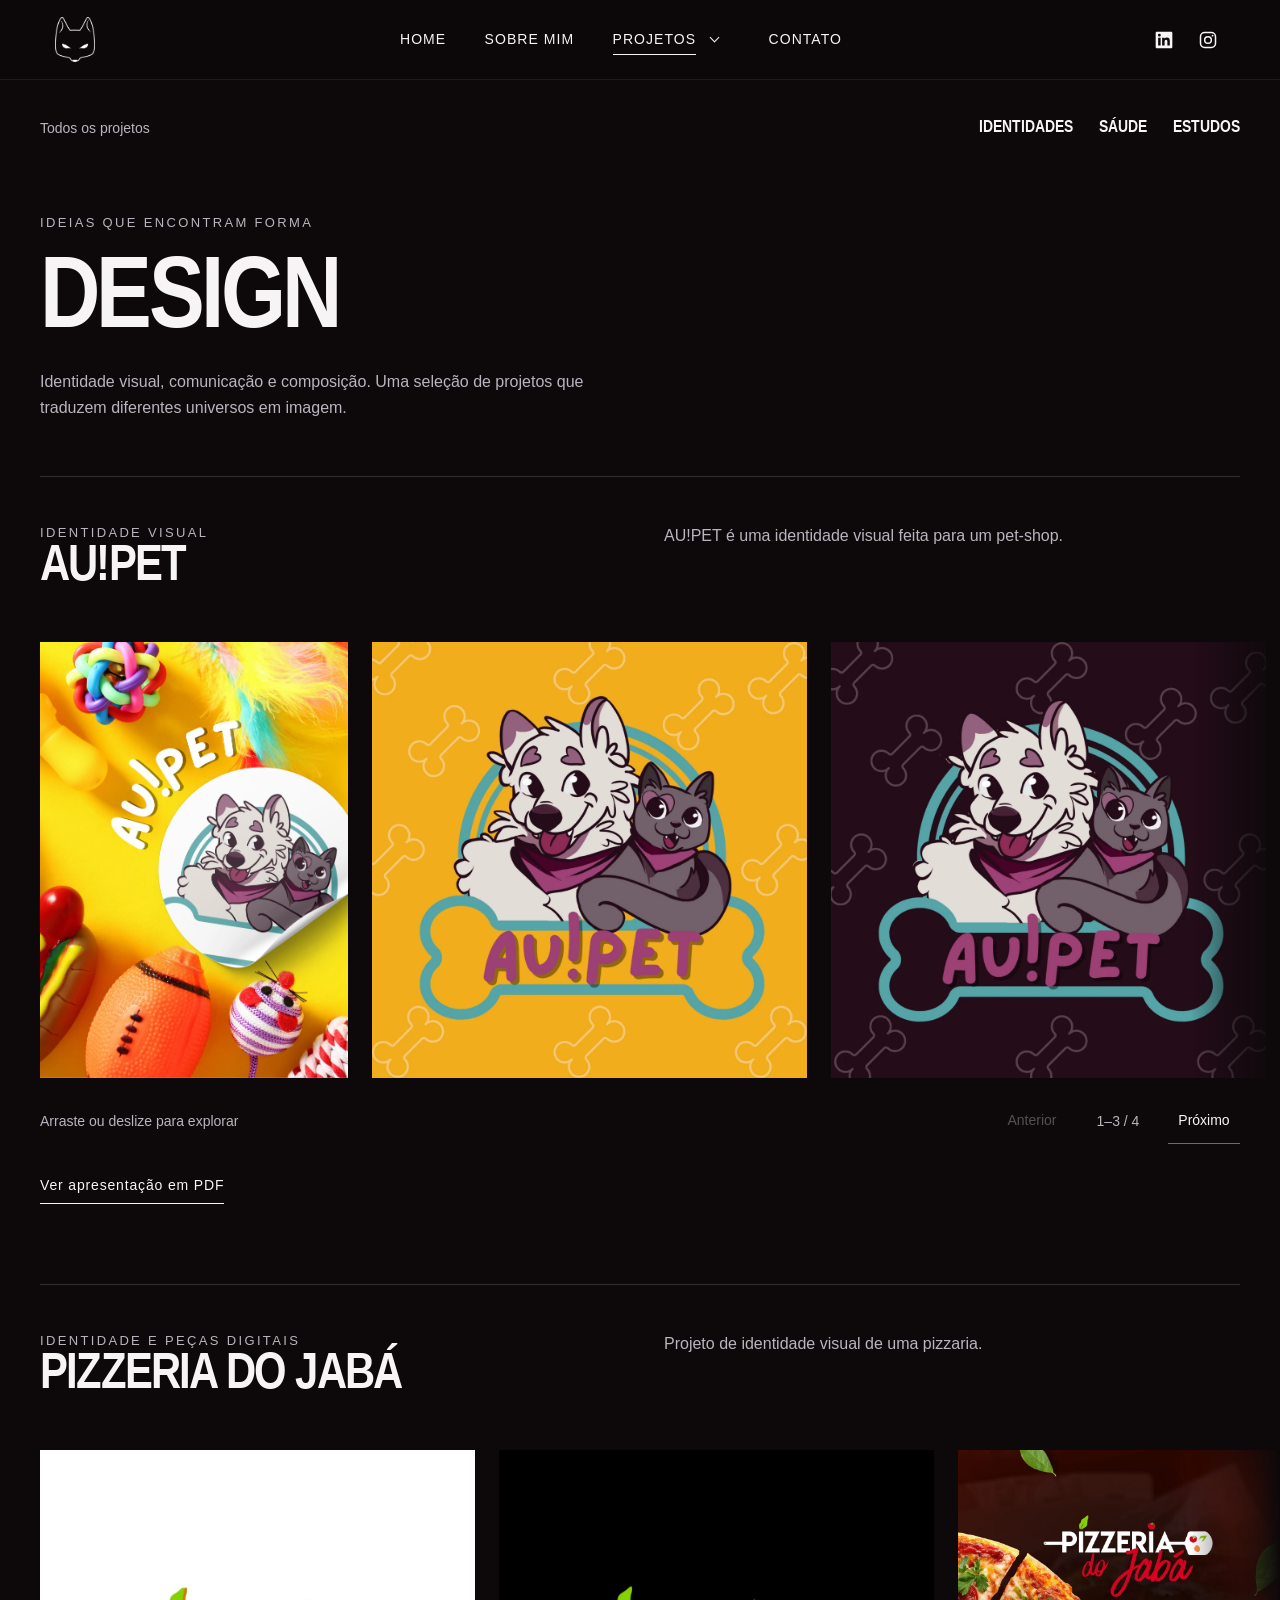
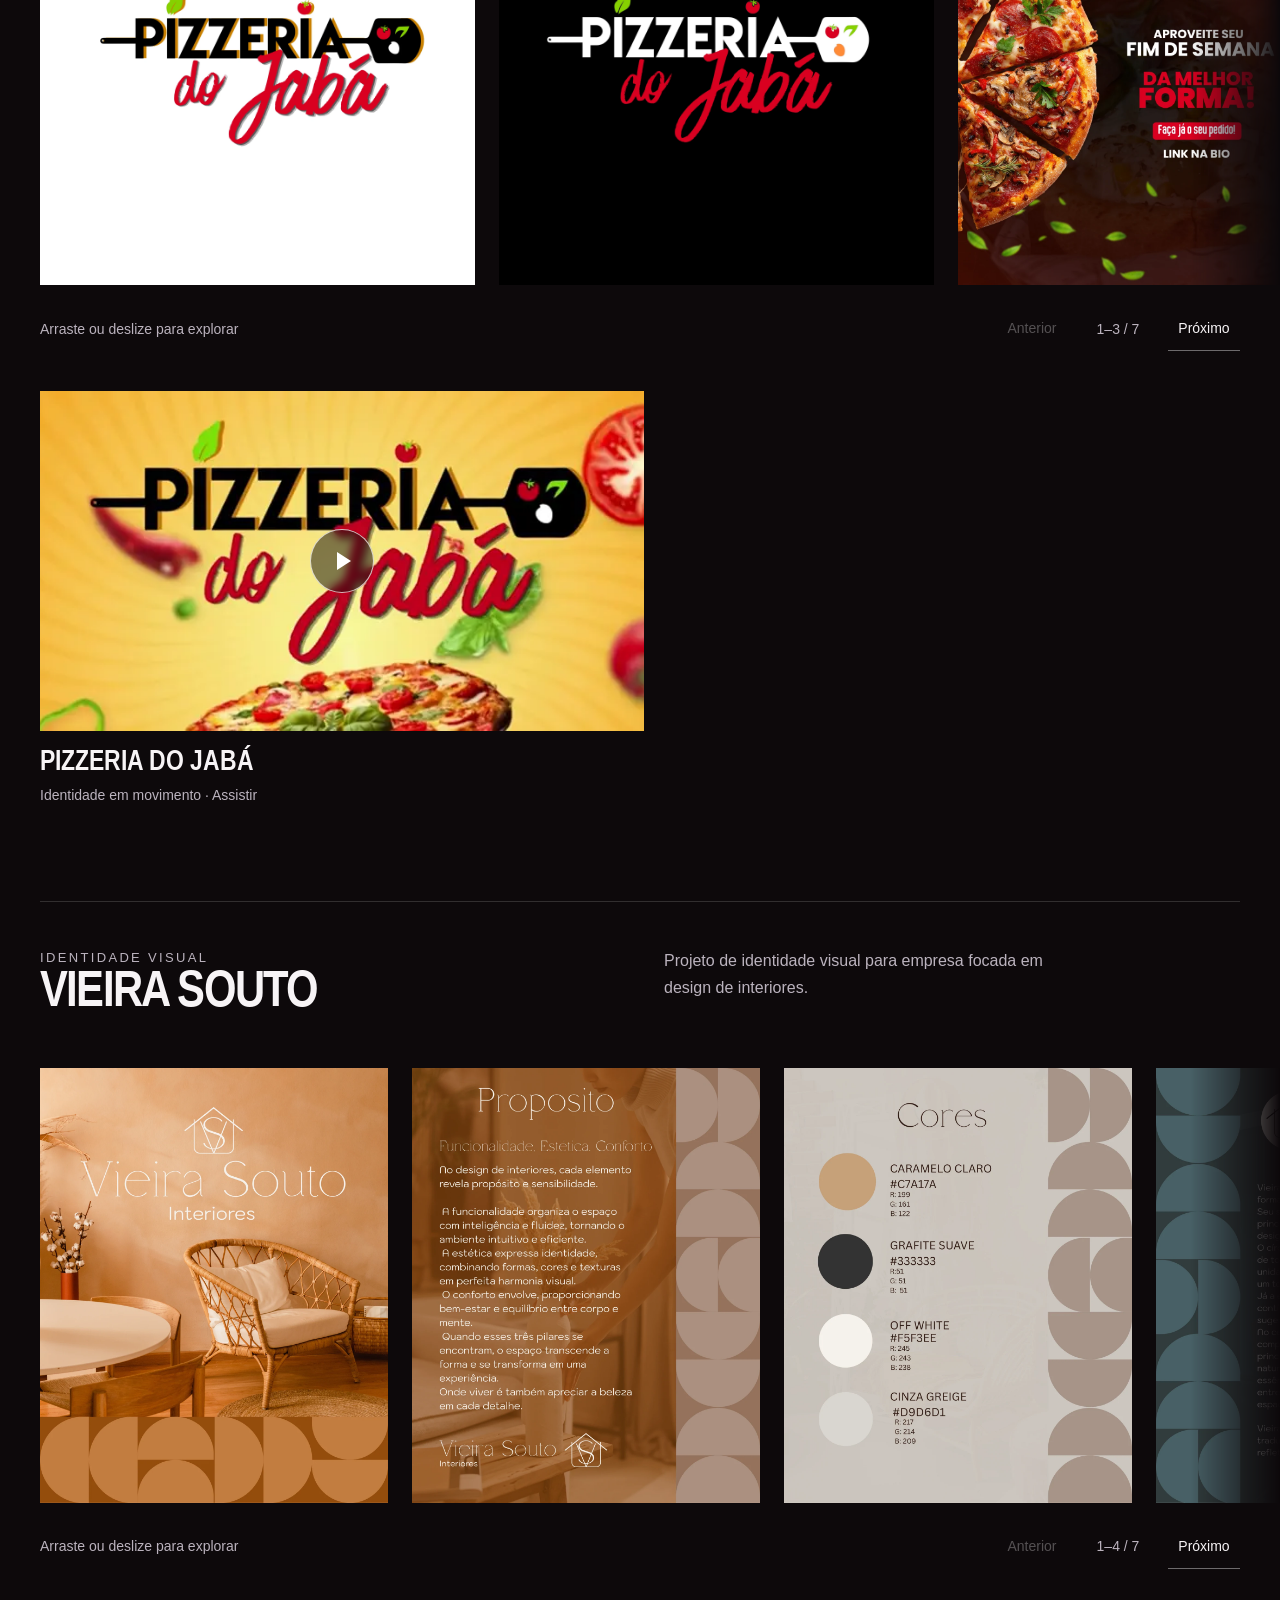
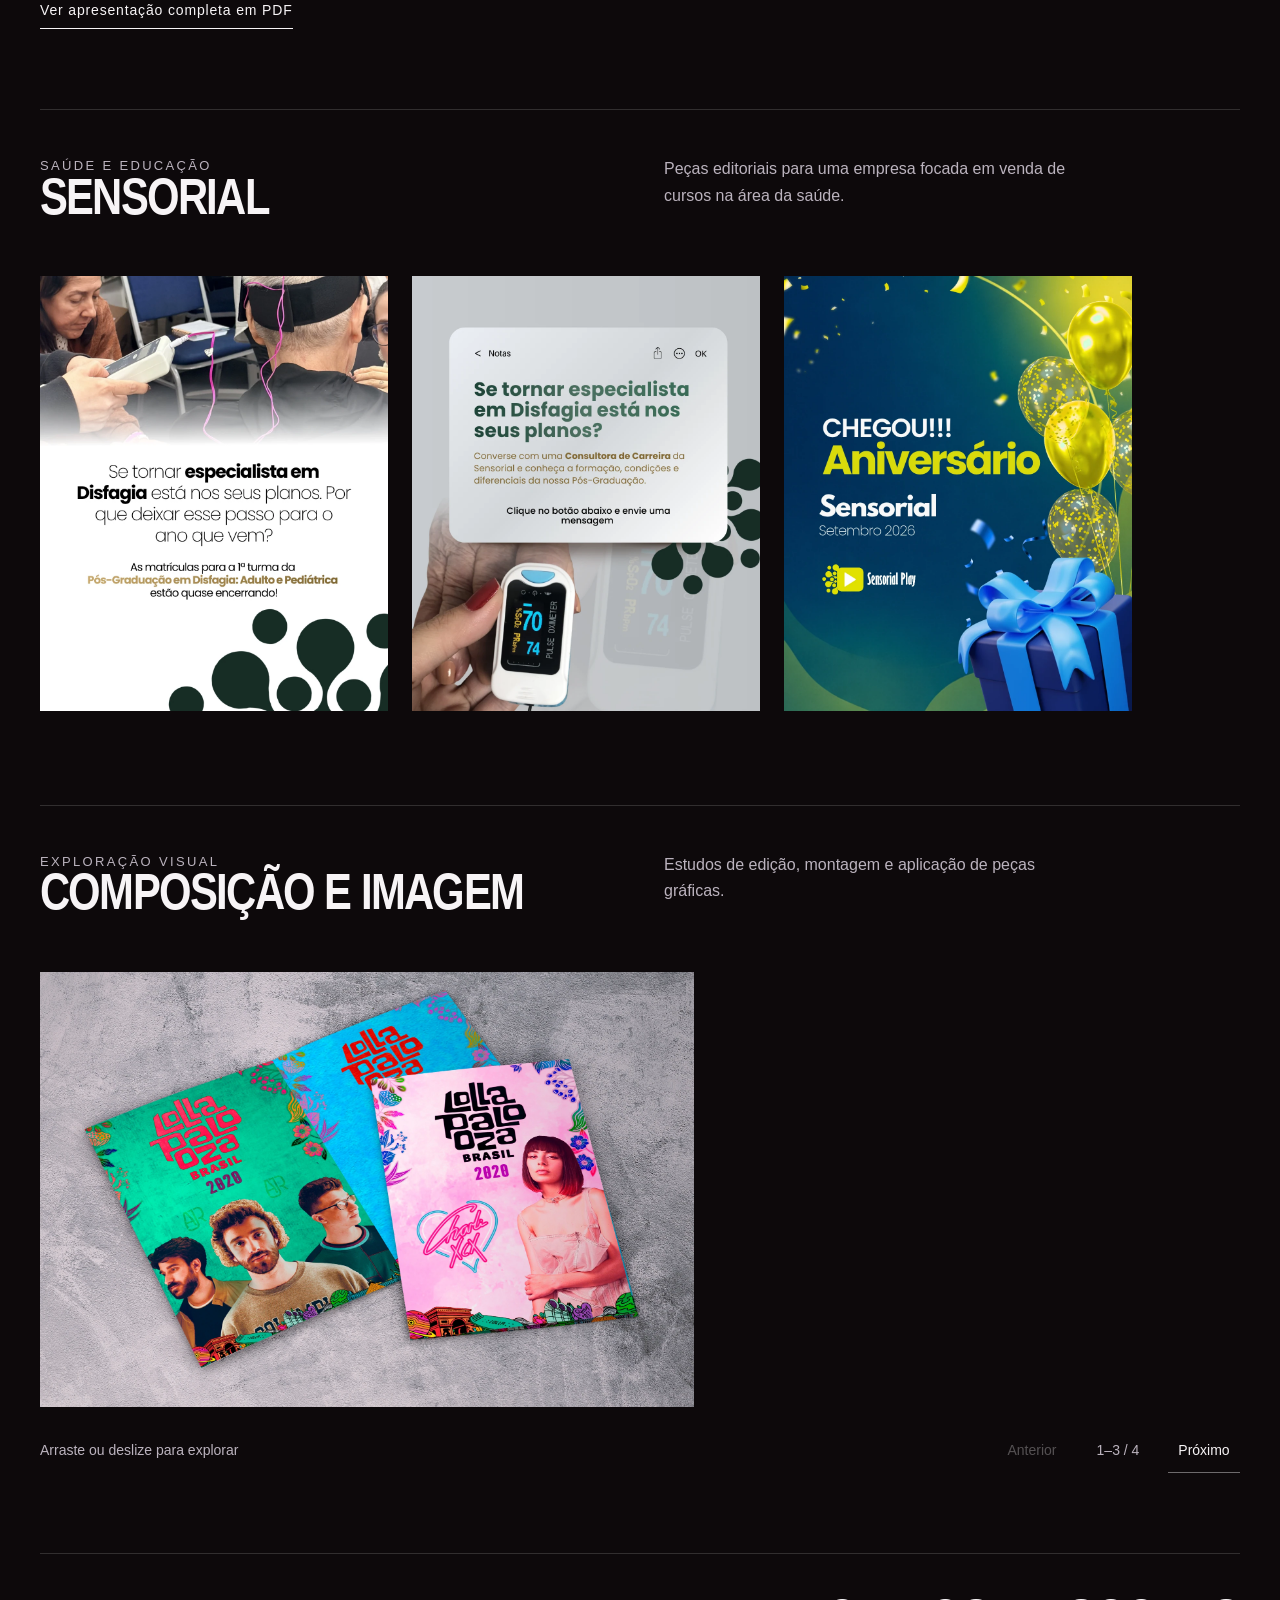
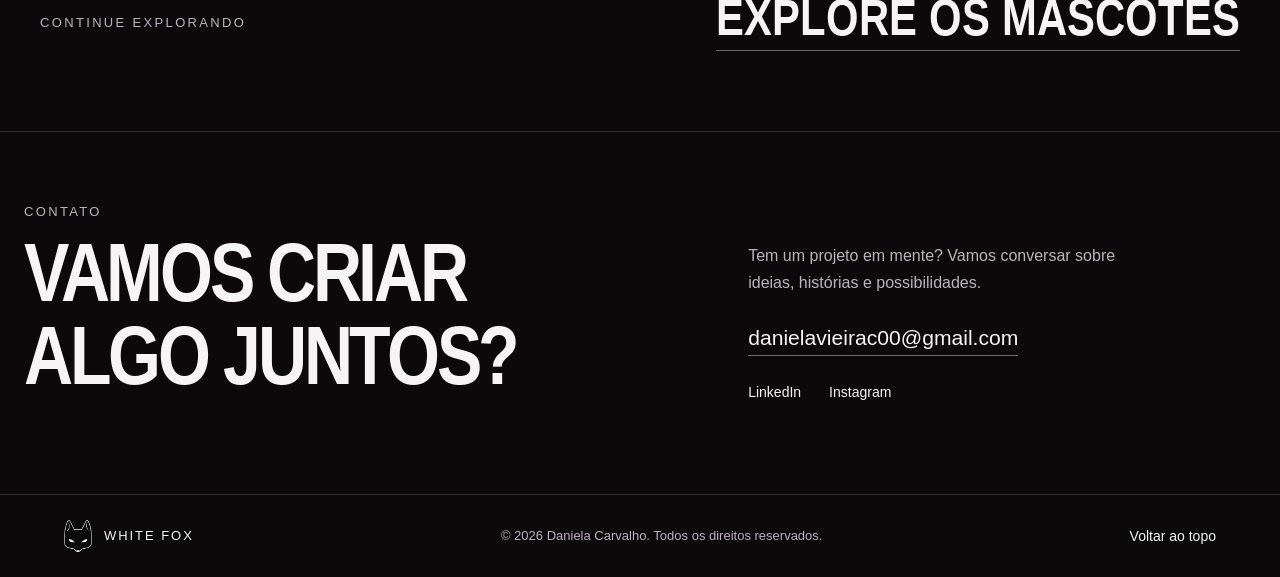
<file: pages/projeto2.html>
<!doctype html>
<html lang="pt-BR">
    <!-- CONFIGURAÇÕES DA PÁGINA -->
    <head>
        <meta charset="UTF-8" />
        <meta name="viewport" content="width=device-width, initial-scale=1" />
        <meta
            name="description"
            content="Identidade visual e comunicação: Au!Pet, Pizzaria do Jabá, Vieira Souto, Sensorial e estudos de composição."
        />
        <meta name="theme-color" content="#0d090b" />
        <title>Projetos de design | Daniela Carvalho — White Fox</title>
        <meta property="og:title" content="Projetos de design | Daniela Carvalho" />
        <meta
            property="og:description"
            content="Identidade visual e comunicação: Au!Pet, Pizzaria do Jabá, Vieira Souto, Sensorial e estudos de composição."
        />
        <meta property="og:type" content="website" />
        <meta property="og:image" content="../assets/img/obra-03.webp" />
        <meta property="og:locale" content="pt_BR" />
        <link rel="icon" href="../assets/icons/fox.png" type="image/png" />
        <link
            rel="preload"
            href="../assets/fonts/display.woff"
            as="font"
            type="font/woff"
            crossorigin
        />
        <link rel="stylesheet" href="../style.css?v=project-menu-1" />
        <script src="../script.js?v=project-menu-1" defer></script>
        <noscript
            ><style>
                .header {
                    opacity: 1;
                    visibility: visible;
                    transform: none;
                }
                @media (max-width: 520px) {
                    .menu-toggle {
                        display: none;
                    }
                    .nav {
                        display: flex;
                        position: static;
                        flex-direction: row;
                        gap: 12px;
                        background: transparent !important;
                        border: 0;
                        padding: 0;
                    }
                    .nav a {
                        font-size: 12px;
                        width: auto;
                    }
                    .social {
                        display: none;
                    }
                }
            </style></noscript
        >
    </head>
    <body class="inner-page" id="top">
        <a href="#main" class="skip-link">Pular para o conteúdo</a>
        <!-- MENU PRINCIPAL -->
        <header class="header visible">
            <a class="logo" href="../index.html#home" aria-label="White Fox — início"
                ><img src="../assets/icons/fox.png" width="42" height="45" alt="White Fox"
            /></a>
            <button class="menu-toggle" aria-controls="main-nav" aria-expanded="false">Menu</button>
            <nav class="nav" id="main-nav" aria-label="Navegação principal">
                <a href="../index.html#home">Home</a><a href="../index.html#sobre">Sobre mim</a>
                <div class="nav-projects">
                    <div class="nav-projects-main">
                        <a href="../index.html#projetos" aria-current="true"
                            >Projetos</a
                        ><button
                            class="projects-toggle"
                            type="button"
                            aria-expanded="false"
                            aria-controls="projects-submenu"
                            aria-label="Páginas de projetos"
                        >
                            <span aria-hidden="true"></span>
                        </button>
                    </div>
                    <div class="projects-submenu" id="projects-submenu" hidden>
                        <a href="../pages/projeto1.html">Ilustração</a
                        ><a href="../pages/projeto2.html" aria-current="page">Design</a
                        ><a href="../pages/projeto3.html">Fotografia</a
                        ><a href="../pages/projeto4.html">Mascotes</a>
                    </div>
                </div>
                <a href="../index.html#contato">Contato</a>
            </nav>
            <div class="social">
                <a
                    href="https://www.linkedin.com/in/daniela-carvalho-a021b6196/"
                    target="_blank"
                    rel="noopener noreferrer"
                    aria-label="LinkedIn de Daniela Carvalho (nova aba)"
                    ><svg viewBox="0 0 24 24" aria-hidden="true">
                        <path
                            d="M20.45 2H3.55C2.69 2 2 2.68 2 3.52v16.96C2 21.32 2.69 22 3.55 22h16.9c.86 0 1.55-.68 1.55-1.52V3.52C22 2.68 21.31 2 20.45 2ZM7.93 18.74H4.98V9.2h2.95v9.54ZM6.45 7.9a1.71 1.71 0 1 1 0-3.42 1.71 1.71 0 0 1 0 3.42ZM19 18.74h-2.95V14.1c0-1.11-.02-2.54-1.55-2.54-1.55 0-1.79 1.21-1.79 2.46v4.72H9.76V9.2h2.83v1.3h.04c.39-.74 1.36-1.53 2.8-1.53 2.99 0 3.55 1.97 3.55 4.53v5.24Z"
                        /></svg></a
                ><a
                    href="https://www.instagram.com/white_foxd/"
                    target="_blank"
                    rel="noopener noreferrer"
                    aria-label="Instagram White Fox (nova aba)"
                    ><svg viewBox="0 0 24 24" aria-hidden="true">
                        <rect
                            x="3"
                            y="3"
                            width="18"
                            height="18"
                            rx="5"
                            fill="none"
                            stroke="currentColor"
                            stroke-width="1.8"
                        />
                        <circle
                            cx="12"
                            cy="12"
                            r="4"
                            fill="none"
                            stroke="currentColor"
                            stroke-width="1.8"
                        />
                        <circle cx="17.5" cy="6.8" r="1.1" /></svg
                ></a>
            </div>
        </header>

        <!-- CONTEÚDO DA PÁGINA -->
        <main id="main">
            <div class="page-shell">
                <div class="page-top">
                    <a class="back-link" href="../index.html#projetos">Todos os projetos</a>
                    <nav class="category-nav" aria-label="Nesta página">
                        <a href="#identidades">Identidades</a><a href="#comunicacao">Sáude</a
                        ><a href="#estudos">Estudos</a>
                    </nav>
                </div>
                <section class="project-heading">
                    <p class="eyebrow">Ideias que encontram forma</p>
                    <h1 class="display">Design</h1>
                    <p>
                        Identidade visual, comunicação e composição. Uma seleção de projetos que
                        traduzem diferentes universos em imagem.
                    </p>
                </section>
                <section class="work-section" id="identidades">
                    <div class="case-heading">
                        <div>
                            <p class="eyebrow">Identidade visual</p>
                            <h2 class="display">Au!Pet</h2>
                        </div>
                        <p>
                            AU!PET é uma identidade visual feita para um pet-shop.
                        </p>
                    </div>
                    <div class="design-grid">
                        <a
                            class="image-link"
                            href="../assets/img/obra-03.webp"
                            data-gallery="aupet"
                            data-title="Au!Pet — aplicação da identidade"
                            ><img
                                src="../assets/img/obra-03.webp"
                                alt="Au!Pet — aplicação da identidade"
                                width="1414"
                                height="2000"
                                loading="lazy"
                                decoding="async" /></a
                        ><a
                            class="image-link"
                            href="../assets/img/obra-02.webp"
                            data-gallery="aupet"
                            data-title="Au!Pet — versão amarela"
                            ><img
                                src="../assets/img/obra-02.webp"
                                alt="Au!Pet — versão amarela"
                                width="1080"
                                height="1080"
                                loading="lazy"
                                decoding="async" /></a
                        ><a
                            class="image-link"
                            href="../assets/img/obra-00.webp"
                            data-gallery="aupet"
                            data-title="Au!Pet — versão escura"
                            ><img
                                src="../assets/img/obra-00.webp"
                                alt="Au!Pet — versão escura"
                                width="1080"
                                height="1080"
                                loading="lazy"
                                decoding="async" /></a
                        ><a
                            class="image-link"
                            href="../assets/img/obra-01.webp"
                            data-gallery="aupet"
                            data-title="Au!Pet — versão clara"
                            ><img
                                src="../assets/img/obra-01.webp"
                                alt="Au!Pet — versão clara"
                                width="1080"
                                height="1080"
                                loading="lazy"
                                decoding="async"
                        /></a>
                    </div>
                    <div class="case-footer">
                        <a
                            class="text-link"
                            href="../assets/docs/aupet.pdf"
                            target="_blank"
                            rel="noopener"
                            >Ver apresentação em PDF</a
                        >
                    </div>
                </section>
                <section class="work-section">
                    <div class="case-heading">
                        <div>
                            <p class="eyebrow">Identidade e peças digitais</p>
                            <h2 class="display">Pizzeria do Jabá</h2>
                        </div>
                        <p>Projeto de identidade visual de uma pizzaria.
                        </p>
                    </div>
                    <div class="design-grid">
                        <a
                            class="image-link"
                            href="../assets/img/obra-09.webp"
                            data-gallery="pizza"
                            data-title="Pizzaria do Jabá — assinatura principal"
                            ><img
                                src="../assets/img/obra-09.webp"
                                alt="Pizzaria do Jabá — assinatura principal"
                                width="2000"
                                height="2000"
                                loading="lazy"
                                decoding="async" /></a
                        ><a
                            class="image-link"
                            href="../assets/img/obra-10.webp"
                            data-gallery="pizza"
                            data-title="Pizzaria do Jabá — assinatura em fundo escuro"
                            ><img
                                src="../assets/img/obra-10.webp"
                                alt="Pizzaria do Jabá — assinatura em fundo escuro"
                                width="2000"
                                height="2000"
                                loading="lazy"
                                decoding="async" /></a
                        ><a
                            class="image-link"
                            href="../assets/img/obra-12.webp"
                            data-gallery="pizza"
                            data-title="Pizzaria do Jabá — fim de semana"
                            ><img
                                src="../assets/img/obra-12.webp"
                                alt="Pizzaria do Jabá — fim de semana"
                                width="1080"
                                height="1350"
                                loading="lazy"
                                decoding="async" /></a
                        ><a
                            class="image-link"
                            href="../assets/img/pizzeria3.jpeg"
                            data-gallery="pizza"
                            data-title="Pizzaria do Jabá — bateu fome"
                            ><img
                                src="../assets/img/pizzeria3.jpeg"
                                alt="Pizzaria do Jabá — bateu fome"
                                width="1080"
                                height="1920"
                                loading="lazy"
                                decoding="async" /></a
                        ><a
                            class="image-link"
                            href="../assets/img/pizzeria2.jpeg"
                            data-gallery="pizza"
                            data-title="Pizzaria do Jabá — dia das mães"
                            ><img
                                src="../assets/img/pizzeria2.jpeg"
                                alt="Pizzaria do Jabá — dia das mães"
                                width="1080"
                                height="1920"
                                loading="lazy"
                                decoding="async" /></a
                        ><a
                            class="image-link"
                            href="../assets/img/pizzeria1.jpeg"
                            data-gallery="pizza"
                            data-title="Pizzaria do Jabá — promoção"
                            ><img
                                src="../assets/img/pizzeria1.jpeg"
                                alt="Pizzaria do Jabá — promoção"
                                width="1080"
                                height="1920"
                                loading="lazy"
                                decoding="async" /></a
                        ><a
                            class="image-link wide"
                            href="../assets/img/obra-08.webp"
                            data-gallery="pizza"
                            data-title="Pizzaria do Jabá — cardápio"
                            ><img
                                src="../assets/img/obra-08.webp"
                                alt="Pizzaria do Jabá — cardápio"
                                width="2000"
                                height="1414"
                                loading="lazy"
                                decoding="async"
                        /></a>
                    </div>
                    <div class="video-grid" style="margin-top: 32px">
                        <a
                            class="video-card"
                            href="../assets/video/pizzaria-motion.mp4"
                            data-gallery="pizza-motion"
                            data-type="video"
                            data-title="Pizzaria do Jabá"
                            data-poster="../assets/img/pizzaria-motion.webp"
                            ><div class="video-thumb">
                                <img
                                    src="../assets/img/pizzaria-motion.webp"
                                    alt="Cena de Pizzaria do Jabá"
                                    loading="lazy"
                                    width="1000"
                                    height="370"
                                /><span class="play-icon" aria-hidden="true"></span>
                            </div>
                            <h3>Pizzeria do Jabá</h3>
                            <p>Identidade em movimento · Assistir</p></a
                        >
                    </div>
                </section>
                <section class="work-section">
                    <div class="case-heading">
                        <div>
                            <p class="eyebrow">Identidade visual</p>
                            <h2 class="display">Vieira Souto</h2>
                        </div>
                        <p>Projeto de identidade visual para empresa focada em design de interiores.</p>
                    </div>
                    <div class="art-grid sheets">
                        <figure class="art-card">
                            <a
                                class="image-link"
                                href="../assets/img/vieira-01.webp"
                                data-gallery="vieira"
                                data-title="Vieira Souto — apresentação, página 1"
                                ><img
                                    src="../assets/img/vieira-01.webp"
                                    alt="Prancha 1 da identidade Vieira Souto"
                                    loading="lazy"
                                    width="1280"
                                    height="1600"
                            /></a>
                        </figure>
                        <figure class="art-card">
                            <a
                                class="image-link"
                                href="../assets/img/vieira-02.webp"
                                data-gallery="vieira"
                                data-title="Vieira Souto — apresentação, página 2"
                                ><img
                                    src="../assets/img/vieira-02.webp"
                                    alt="Prancha 2 da identidade Vieira Souto"
                                    loading="lazy"
                                    width="1280"
                                    height="1600"
                            /></a>
                        </figure>
                        <figure class="art-card">
                            <a
                                class="image-link"
                                href="../assets/img/vieira-03.webp"
                                data-gallery="vieira"
                                data-title="Vieira Souto — apresentação, página 3"
                                ><img
                                    src="../assets/img/vieira-03.webp"
                                    alt="Prancha 3 da identidade Vieira Souto"
                                    loading="lazy"
                                    width="1280"
                                    height="1600"
                            /></a>
                        </figure>
                        <figure class="art-card">
                            <a
                                class="image-link"
                                href="../assets/img/vieira-04.webp"
                                data-gallery="vieira"
                                data-title="Vieira Souto — apresentação, página 4"
                                ><img
                                    src="../assets/img/vieira-04.webp"
                                    alt="Prancha 4 da identidade Vieira Souto"
                                    loading="lazy"
                                    width="1280"
                                    height="1600"
                            /></a>
                        </figure>
                        <figure class="art-card">
                            <a
                                class="image-link"
                                href="../assets/img/vieira-05.webp"
                                data-gallery="vieira"
                                data-title="Vieira Souto — apresentação, página 5"
                                ><img
                                    src="../assets/img/vieira-05.webp"
                                    alt="Prancha 5 da identidade Vieira Souto"
                                    loading="lazy"
                                    width="1280"
                                    height="1600"
                            /></a>
                        </figure>
                        <figure class="art-card">
                            <a
                                class="image-link"
                                href="../assets/img/vieira-06.webp"
                                data-gallery="vieira"
                                data-title="Vieira Souto — apresentação, página 6"
                                ><img
                                    src="../assets/img/vieira-06.webp"
                                    alt="Prancha 6 da identidade Vieira Souto"
                                    loading="lazy"
                                    width="1280"
                                    height="1600"
                            /></a>
                        </figure>
                        <figure class="art-card">
                            <a
                                class="image-link"
                                href="../assets/img/vieira-07.webp"
                                data-gallery="vieira"
                                data-title="Vieira Souto — apresentação, página 7"
                                ><img
                                    src="../assets/img/vieira-07.webp"
                                    alt="Prancha 7 da identidade Vieira Souto"
                                    loading="lazy"
                                    width="1280"
                                    height="1600"
                            /></a>
                        </figure>
                    </div>
                    <div class="case-footer">
                        <a
                            class="text-link"
                            href="../assets/docs/vieira-souto.pdf"
                            target="_blank"
                            rel="noopener"
                            >Ver apresentação completa em PDF</a
                        >
                    </div>
                </section>
                <section class="work-section" id="comunicacao">
                    <div class="case-heading">
                        <div>
                            <p class="eyebrow">Saúde e educação</p>
                            <h2 class="display">Sensorial</h2>
                        </div>
                        <p>
                            Peças editoriais para uma empresa focada em venda de cursos na área da saúde.
                        </p>
                    </div>
                    <div class="design-grid">
                        <a
                            class="image-link"
                            href="../assets/img/obra-15.webp"
                            data-gallery="sensorial"
                            data-title="Sensorial — matrículas abertas"
                            ><img
                                src="../assets/img/obra-15.webp"
                                alt="Sensorial — matrículas abertas"
                                width="1080"
                                height="1350"
                                loading="lazy"
                                decoding="async" /></a
                        ><a
                            class="image-link"
                            href="../assets/img/obra-17.webp"
                            data-gallery="sensorial"
                            data-title="Sensorial — formação em disfagia"
                            ><img
                                src="../assets/img/obra-17.webp"
                                alt="Sensorial — formação em disfagia"
                                width="1080"
                                height="1350"
                                loading="lazy"
                                decoding="async" /></a
                        ><a
                            class="image-link"
                            href="../assets/img/obra-16.webp"
                            data-gallery="sensorial"
                            data-title="Sensorial — aniversário"
                            ><img
                                src="../assets/img/obra-16.webp"
                                alt="Sensorial — aniversário"
                                width="1080"
                                height="1350"
                                loading="lazy"
                                decoding="async"
                        /></a>
                    </div>
                </section>
                <section class="work-section" id="estudos">
                    <div class="case-heading">
                        <div>
                            <p class="eyebrow">Exploração visual</p>
                            <h2 class="display">Composição e imagem</h2>
                        </div>
                        <p>Estudos de edição, montagem e aplicação de peças gráficas.</p>
                    </div>
                    <div class="design-grid">
                        <a
                            class="image-link"
                            href="../assets/img/obra-07.webp"
                            data-gallery="estudos"
                            data-title="Composição gráfica — publicações"
                            ><img
                                src="../assets/img/obra-07.webp"
                                alt="Composição gráfica — publicações"
                                width="3799"
                                height="2528"
                                loading="lazy"
                                decoding="async" /></a
                        ><a
                            class="image-link"
                            href="../assets/img/obra-05.webp"
                            data-gallery="estudos"
                            data-title="Game Over — cartaz"
                            ><img
                                src="../assets/img/obra-05.webp"
                                alt="Game Over — cartaz"
                                width="3331"
                                height="4995"
                                loading="lazy"
                                decoding="async" /></a
                        ><a
                            class="image-link"
                            href="../assets/img/obra-06.webp"
                            data-gallery="estudos"
                            data-title="Papelaria — aplicação visual"
                            ><img
                                src="../assets/img/obra-06.webp"
                                alt="Papelaria — aplicação visual"
                                width="3200"
                                height="2000"
                                loading="lazy"
                                decoding="async" /></a
                        ><a
                            class="image-link"
                            href="../assets/img/obra-04.webp"
                            data-gallery="estudos"
                            data-title="Estudo de composição em ambiente"
                            ><img
                                src="../assets/img/obra-04.webp"
                                alt="Estudo de composição em ambiente"
                                width="2480"
                                height="1391"
                                loading="lazy"
                                decoding="async"
                        /></a>
                    </div>
                </section>
                <div class="next-project">
                    <p class="eyebrow">Continue explorando</p>
                    <a href="projeto4.html">Explore os mascotes</a>
                </div>
            </div>
            <!-- CONTATO -->
            <section class="contato" id="contato" aria-labelledby="contact-heading">
                <div class="contato-content">
                    <div>
                        <p class="eyebrow">Contato</p>
                        <h2 id="contact-heading">
                            Vamos criar<br />
                            algo juntos?
                        </h2>
                    </div>
                    <div class="contact-details">
                        <p>
                            Tem um projeto em mente? Vamos conversar sobre ideias, histórias e
                            possibilidades.
                        </p>
                        <a class="contact-email" href="mailto:danielavieirac00@gmail.com"
                            >danielavieirac00@gmail.com</a
                        >
                        <div class="contato-social">
                            <a
                                href="https://www.linkedin.com/in/daniela-carvalho-a021b6196/"
                                target="_blank"
                                rel="noopener noreferrer"
                                >LinkedIn</a
                            ><a
                                href="https://www.instagram.com/white_foxd/"
                                target="_blank"
                                rel="noopener noreferrer"
                                >Instagram</a
                            >
                        </div>
                    </div>
                </div>
            </section>
        </main>
        <!-- RODAPÉ -->
        <footer class="footer">
            <div class="footer-content">
                <a class="footer-brand" href="../index.html#home"
                    ><img src="../assets/icons/fox.png" alt="" width="28" height="32" /><span
                        >WHITE FOX</span
                    ></a
                >
                <p class="footer-copy">© 2026 Daniela Carvalho. Todos os direitos reservados.</p>
                <a class="back-top" href="#top">Voltar ao topo</a>
            </div>
        </footer>
        <!-- VISUALIZADOR DE IMAGENS E VÍDEOS -->
        <dialog class="viewer" id="media-viewer" aria-labelledby="viewer-title">
            <div class="viewer-bar">
                <h2 class="viewer-title" id="viewer-title"></h2>
                <button class="viewer-close" aria-label="Fechar visualizador" autofocus>×</button>
            </div>
            <div class="viewer-stage">
                <p class="viewer-loading" role="status" hidden>Preparando o vídeo…</p>
                <div class="viewer-error" role="alert" hidden>
                    <p>Não foi possível carregar o vídeo.</p>
                    <a class="text-link" target="_blank" rel="noopener">Abrir vídeo</a
                    ><button class="text-link viewer-retry" type="button">Tentar novamente</button>
                </div>
                <img alt="" hidden /><video
                    controls
                    playsinline
                    preload="auto"
                    hidden
                    aria-label="Reprodução da animação"
                ></video>
            </div>
            <div class="viewer-bottom">
                <button class="viewer-prev">Anterior</button
                ><span class="viewer-count" aria-live="polite"></span
                ><button class="viewer-next">Próximo</button>
            </div>
        </dialog>
    </body>
</html>
</file>
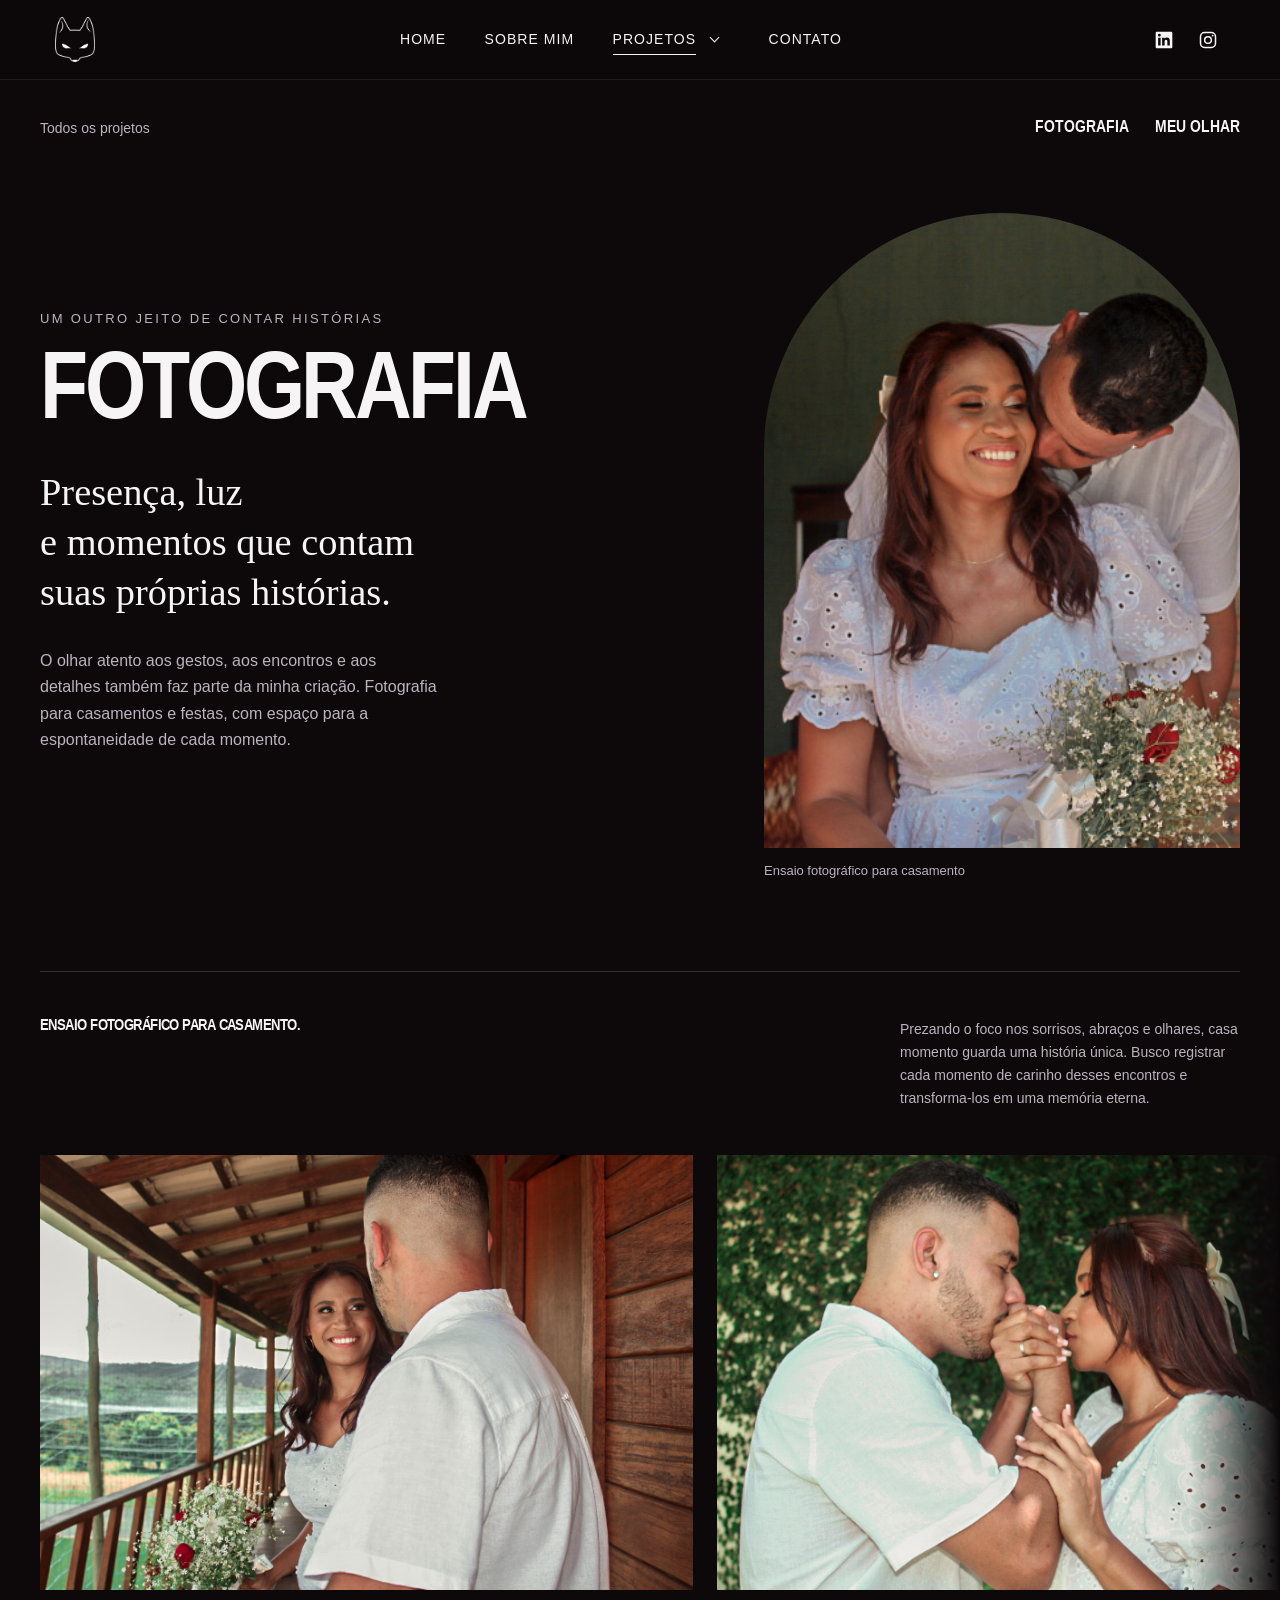
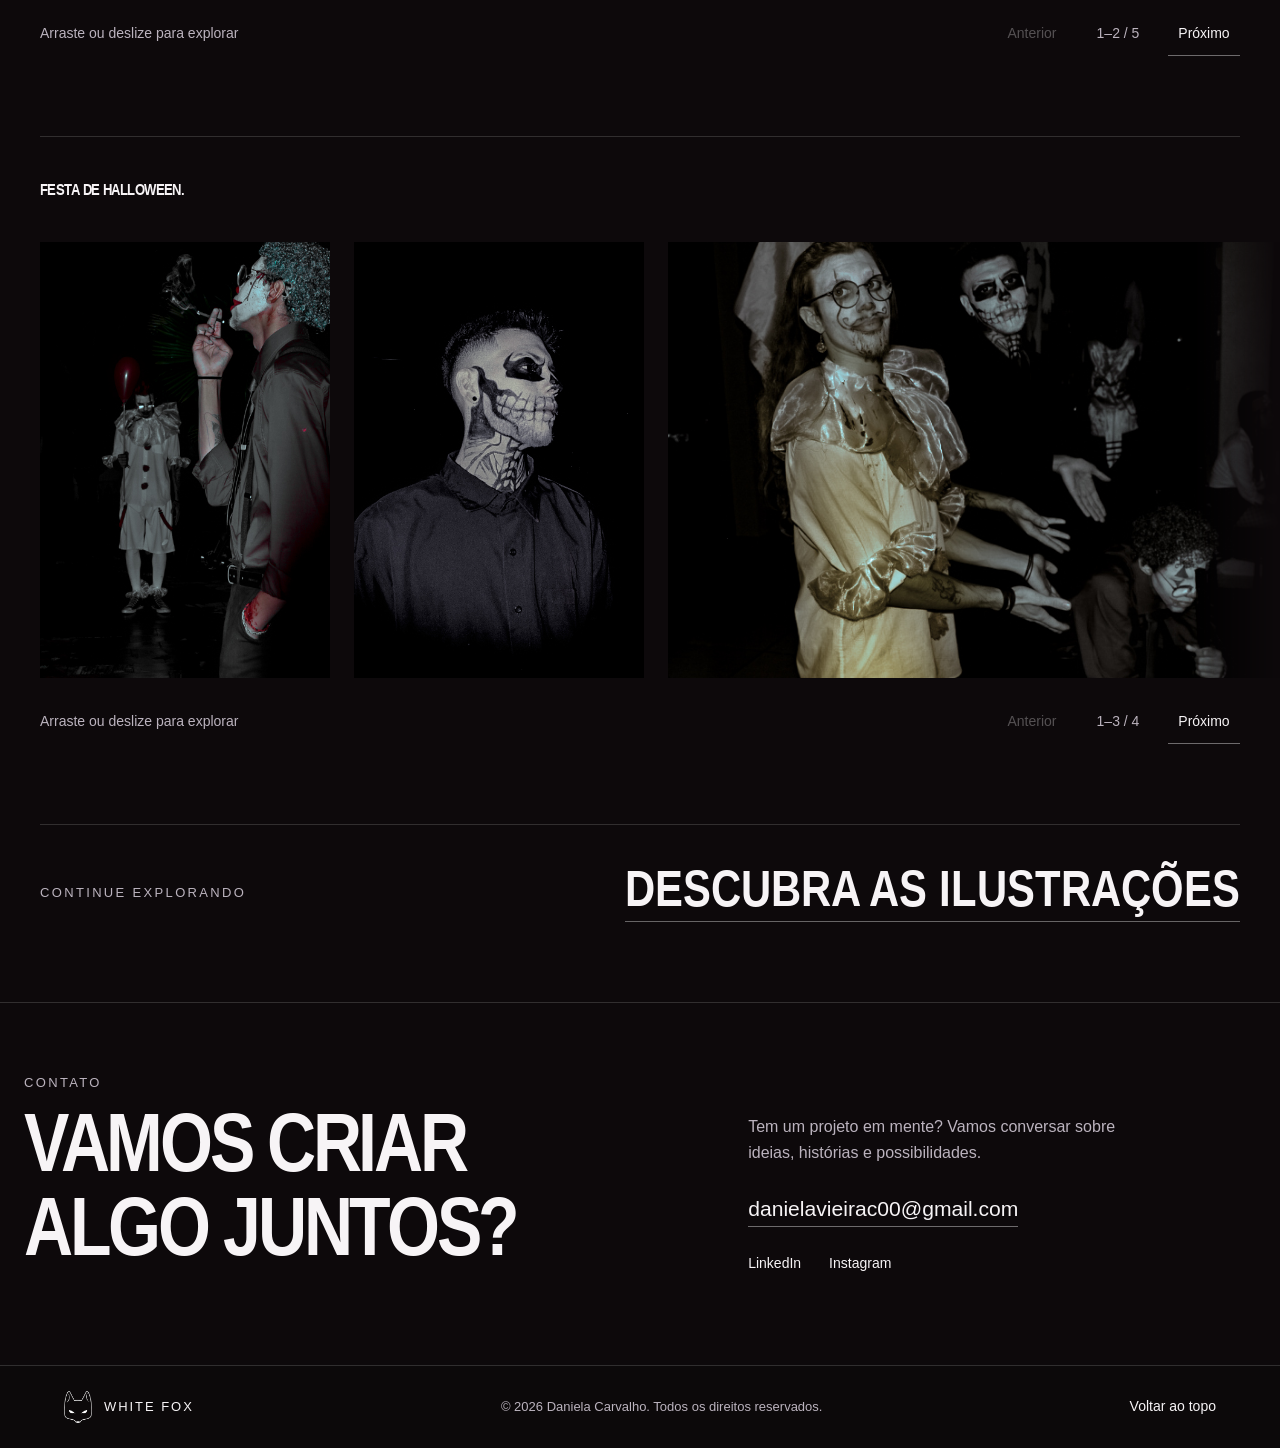
<file: pages/projeto3.html>
<!doctype html>
<html lang="pt-BR">
    <!-- CONFIGURAÇÕES DA PÁGINA -->
    <head>
        <meta charset="UTF-8" />
        <meta name="viewport" content="width=device-width, initial-scale=1" />
        <meta
            name="description"
            content="Fotografia e narrativa visual no portfólio de Daniela Carvalho. Entre em contato para conversar sobre casamentos, festas e outros projetos."
        />
        <meta name="theme-color" content="#0d090b" />
        <title>Fotografia | Daniela Carvalho — White Fox</title>
        <meta property="og:title" content="Fotografia | Daniela Carvalho" />
        <meta
            property="og:description"
            content="Fotografia e narrativa visual no portfólio de Daniela Carvalho. Entre em contato para conversar sobre casamentos, festas e outros projetos."
        />
        <meta property="og:type" content="website" />
        <meta property="og:image" content="../assets/img/obra-62.webp" />
        <meta property="og:locale" content="pt_BR" />
        <link rel="icon" href="../assets/icons/fox.png" type="image/png" />
        <link
            rel="preload"
            href="../assets/fonts/display.woff"
            as="font"
            type="font/woff"
            crossorigin
        />
        <link rel="stylesheet" href="../style.css?v=project-menu-1" />
        <script src="../script.js?v=project-menu-1" defer></script>
        <noscript
            ><style>
                .header {
                    opacity: 1;
                    visibility: visible;
                    transform: none;
                }
                @media (max-width: 520px) {
                    .menu-toggle {
                        display: none;
                    }
                    .nav {
                        display: flex;
                        position: static;
                        flex-direction: row;
                        gap: 12px;
                        background: transparent !important;
                        border: 0;
                        padding: 0;
                    }
                    .nav a {
                        font-size: 12px;
                        width: auto;
                    }
                    .social {
                        display: none;
                    }
                }
            </style></noscript
        >
    </head>
    <body class="inner-page" id="top">
        <a href="#main" class="skip-link">Pular para o conteúdo</a>
        <!-- MENU PRINCIPAL -->
        <header class="header visible">
            <a class="logo" href="../index.html#home" aria-label="White Fox — início"
                ><img src="../assets/icons/fox.png" width="42" height="45" alt="White Fox"
            /></a>
            <button class="menu-toggle" aria-controls="main-nav" aria-expanded="false">Menu</button>
            <nav class="nav" id="main-nav" aria-label="Navegação principal">
                <a href="../index.html#home">Home</a><a href="../index.html#sobre">Sobre mim</a>
                <div class="nav-projects">
                    <div class="nav-projects-main">
                        <a href="../index.html#projetos" aria-current="true"
                            >Projetos</a
                        ><button
                            class="projects-toggle"
                            type="button"
                            aria-expanded="false"
                            aria-controls="projects-submenu"
                            aria-label="Páginas de projetos"
                        >
                            <span aria-hidden="true"></span>
                        </button>
                    </div>
                    <div class="projects-submenu" id="projects-submenu" hidden>
                        <a href="../pages/projeto1.html">Ilustração</a
                        ><a href="../pages/projeto2.html">Design</a
                        ><a href="../pages/projeto3.html" aria-current="page">Fotografia</a
                        ><a href="../pages/projeto4.html">Mascotes</a>
                    </div>
                </div>
                <a href="../index.html#contato">Contato</a>
            </nav>
            <div class="social">
                <a
                    href="https://www.linkedin.com/in/daniela-carvalho-a021b6196/"
                    target="_blank"
                    rel="noopener noreferrer"
                    aria-label="LinkedIn de Daniela Carvalho (nova aba)"
                    ><svg viewBox="0 0 24 24" aria-hidden="true">
                        <path
                            d="M20.45 2H3.55C2.69 2 2 2.68 2 3.52v16.96C2 21.32 2.69 22 3.55 22h16.9c.86 0 1.55-.68 1.55-1.52V3.52C22 2.68 21.31 2 20.45 2ZM7.93 18.74H4.98V9.2h2.95v9.54ZM6.45 7.9a1.71 1.71 0 1 1 0-3.42 1.71 1.71 0 0 1 0 3.42ZM19 18.74h-2.95V14.1c0-1.11-.02-2.54-1.55-2.54-1.55 0-1.79 1.21-1.79 2.46v4.72H9.76V9.2h2.83v1.3h.04c.39-.74 1.36-1.53 2.8-1.53 2.99 0 3.55 1.97 3.55 4.53v5.24Z"
                        /></svg></a
                ><a
                    href="https://www.instagram.com/white_foxd/"
                    target="_blank"
                    rel="noopener noreferrer"
                    aria-label="Instagram White Fox (nova aba)"
                    ><svg viewBox="0 0 24 24" aria-hidden="true">
                        <rect
                            x="3"
                            y="3"
                            width="18"
                            height="18"
                            rx="5"
                            fill="none"
                            stroke="currentColor"
                            stroke-width="1.8"
                        />
                        <circle
                            cx="12"
                            cy="12"
                            r="4"
                            fill="none"
                            stroke="currentColor"
                            stroke-width="1.8"
                        />
                        <circle cx="17.5" cy="6.8" r="1.1" /></svg
                ></a>
            </div>
        </header>

        <!-- CONTEÚDO DA PÁGINA -->
        <main id="main">
            <div class="page-shell">
                <div class="page-top">
                    <a class="back-link" href="../index.html#projetos">Todos os projetos</a>
                    <nav class="category-nav" aria-label="Nesta página">
                        <a href="#fotografia">Fotografia</a><a href="#olhar">Meu olhar</a>
                    </nav>
                </div>
                <section
                    class="photography-feature"
                    id="fotografia"
                    aria-labelledby="photo-heading"
                >
                    <div>
                        <p class="eyebrow">Um outro jeito de contar histórias</p>
                        <h1 class="display" id="photo-heading">Fotografia</h1>
                        <p class="intro">Presença, luz<br />e momentos que contam<br> suas
                        próprias histórias.</p>
                        <p class="description">
                            O olhar atento aos gestos, aos encontros e aos detalhes também faz parte
                            da minha criação. Fotografia para casamentos e festas, com espaço para a
                            espontaneidade de cada momento.
                        </p>
                    </div>
                    <figure>
                        <a
                            class="portrait-frame image-link"
                            href="../assets/img/capa_casamento.jpg"
                            data-gallery="photo"
                            data-title="casamento — retrato"
                            ><img
                                src="../assets/img/capa_casamento.jpg"
                                alt="casamento"
                                width="1179"
                                height="2096"
                                loading="eager"
                                decoding="async"
                        /></a>
                        <figcaption class="feature-caption">
                            <span>Ensaio fotográfico para casamento</span>
                        </figcaption>
                    </figure>
                </section>
                <section class="work-section" aria-labelledby="honey-heading">
                    <div class="section-header">
                        <h class="display" id="honey-heading">Ensaio fotográfico para casamento.</h>
                        <p>Prezando o foco nos sorrisos, abraços e olhares, casa momento guarda uma
                            história única. Busco registrar cada momento de carinho desses encontros
                            e transforma-los em uma memória eterna.
                        </p>
                    </div>
                    <div class="art-grid sheets">
                        <figure class="art-card">
                            <a
                                class="image-link"
                                href="../assets/img/casam2.jpg"
                                data-gallery="casamento"
                                data-title="capa - efemero"
                                ><img
                                    src="../assets/img/casam2.jpg"
                                    alt="casamento"
                                    width="1024"
                                    height="1024"
                                    loading="lazy"
                                    decoding="async"
                            /></a>
                        </figure>
                        <figure class="art-card">
                            <a
                                class="image-link"
                                href="../assets/img/casam3.jpg"
                                data-gallery="casamento"
                                data-title="capa - efemero"
                                ><img
                                    src="../assets/img/casam3.jpg"
                                    alt="casamento"
                                    width="1024"
                                    height="1024"
                                    loading="lazy"
                                    decoding="async"
                            /></a>
                        </figure>
                        <figure class="art-card">
                            <a
                                class="image-link"
                                href="../assets/img/casam4.jpeg"
                                data-gallery="casamento"
                                data-title="capa - efemero"
                                ><img
                                    src="../assets/img/casam4.jpeg"
                                    alt="casamento"
                                    width="1024"
                                    height="1024"
                                    loading="lazy"
                                    decoding="async"
                            /></a>
                        </figure>
                        <figure class="art-card">
                            <a
                                class="image-link"
                                href="../assets/img/casam3.jpeg"
                                data-gallery="casamento"
                                data-title="capa - efemero"
                                ><img
                                    src="../assets/img/casam3.jpeg"
                                    alt="casamento"
                                    width="1024"
                                    height="1024"
                                    loading="lazy"
                                    decoding="async"
                            /></a>
                        </figure>
                        <figure class="art-card">
                            <a
                                class="image-link"
                                href="../assets/img/casam5.jpeg"
                                data-gallery="casamento"
                                data-title="capa - efemero"
                                ><img
                                    src="../assets/img/casam5.jpeg"
                                    alt="casamento"
                                    width="1024"
                                    height="1024"
                                    loading="lazy"
                                    decoding="async"
                            /></a>
                        </figure>
                    </div>
                </section>
                <section class="work-section" aria-labelledby="honey-heading">
                    <div class="section-header">
                        <h class="display" id="honey-heading">Festa de Halloween.</h>
                        <p>
                        </p>
                    </div>
                    <div class="art-grid sheets">
                        <figure class="art-card">
                            <a
                                class="image-link"
                                href="../assets/img/hallo1.jpg"
                                data-gallery="halloween"
                                data-title=""
                                ><img
                                    src="../assets/img/hallo1.jpg"
                                    alt="halloween"
                                    width="1024"
                                    height="1024"
                                    loading="lazy"
                                    decoding="async"
                            /></a>
                        </figure>
                        <figure class="art-card">
                            <a
                                class="image-link"
                                href="../assets/img/hallo2.jpg"
                                data-gallery="halloween"
                                data-title=""
                                ><img
                                    src="../assets/img/hallo2.jpg"
                                    alt="halloween"
                                    width="1024"
                                    height="1024"
                                    loading="lazy"
                                    decoding="async"
                            /></a>
                        </figure>
                        <figure class="art-card">
                            <a
                                class="image-link"
                                href="../assets/img/hallo3.jpg"
                                data-gallery="halloween"
                                data-title=""
                                ><img
                                    src="../assets/img/hallo3.jpg"
                                    alt="halloween"
                                    width="1024"
                                    height="1024"
                                    loading="lazy"
                                    decoding="async"
                            /></a>
                        </figure>
                        <figure class="art-card">
                            <a
                                class="image-link"
                                href="../assets/img/hallo4.jpg"
                                data-gallery="halloween"
                                data-title=""
                                ><img
                                    src="../assets/img/hallo4.jpg"
                                    alt="halloween"
                                    width="1024"
                                    height="1024"
                                    loading="lazy"
                                    decoding="async"
                            /></a>
                        </figure>
                    </div>
                </section>
                <div class="next-project">
                    <p class="eyebrow">Continue explorando</p>
                    <a href="projeto1.html">Descubra as ilustrações</a>
                </div>
            </div>
            <!-- CONTATO -->
            <section class="contato" id="contato" aria-labelledby="contact-heading">
                <div class="contato-content">
                    <div>
                        <p class="eyebrow">Contato</p>
                        <h2 id="contact-heading">
                            Vamos criar<br />
                            algo juntos?
                        </h2>
                    </div>
                    <div class="contact-details">
                        <p>
                            Tem um projeto em mente? Vamos conversar sobre ideias, histórias e
                            possibilidades.
                        </p>
                        <a class="contact-email" href="mailto:danielavieirac00@gmail.com"
                            >danielavieirac00@gmail.com</a
                        >
                        <div class="contato-social">
                            <a
                                href="https://www.linkedin.com/in/daniela-carvalho-a021b6196/"
                                target="_blank"
                                rel="noopener noreferrer"
                                >LinkedIn</a
                            ><a
                                href="https://www.instagram.com/white_foxd/"
                                target="_blank"
                                rel="noopener noreferrer"
                                >Instagram</a
                            >
                        </div>
                    </div>
                </div>
            </section>
        </main>
        <!-- RODAPÉ -->
        <footer class="footer">
            <div class="footer-content">
                <a class="footer-brand" href="../index.html#home"
                    ><img src="../assets/icons/fox.png" alt="" width="28" height="32" /><span
                        >WHITE FOX</span
                    ></a
                >
                <p class="footer-copy">© 2026 Daniela Carvalho. Todos os direitos reservados.</p>
                <a class="back-top" href="#top">Voltar ao topo</a>
            </div>
        </footer>
        <!-- VISUALIZADOR DE IMAGENS E VÍDEOS -->
        <dialog class="viewer" id="media-viewer" aria-labelledby="viewer-title">
            <div class="viewer-bar">
                <h2 class="viewer-title" id="viewer-title"></h2>
                <button class="viewer-close" aria-label="Fechar visualizador" autofocus>×</button>
            </div>
            <div class="viewer-stage">
                <p class="viewer-loading" role="status" hidden>Preparando o vídeo…</p>
                <div class="viewer-error" role="alert" hidden>
                    <p>Não foi possível carregar o vídeo.</p>
                    <a class="text-link" target="_blank" rel="noopener">Abrir vídeo</a
                    ><button class="text-link viewer-retry" type="button">Tentar novamente</button>
                </div>
                <img alt="" hidden /><video
                    controls
                    playsinline
                    preload="auto"
                    hidden
                    aria-label="Reprodução da animação"
                ></video>
            </div>
            <div class="viewer-bottom">
                <button class="viewer-prev">Anterior</button
                ><span class="viewer-count" aria-live="polite"></span
                ><button class="viewer-next">Próximo</button>
            </div>
        </dialog>
    </body>
</html>
</file>
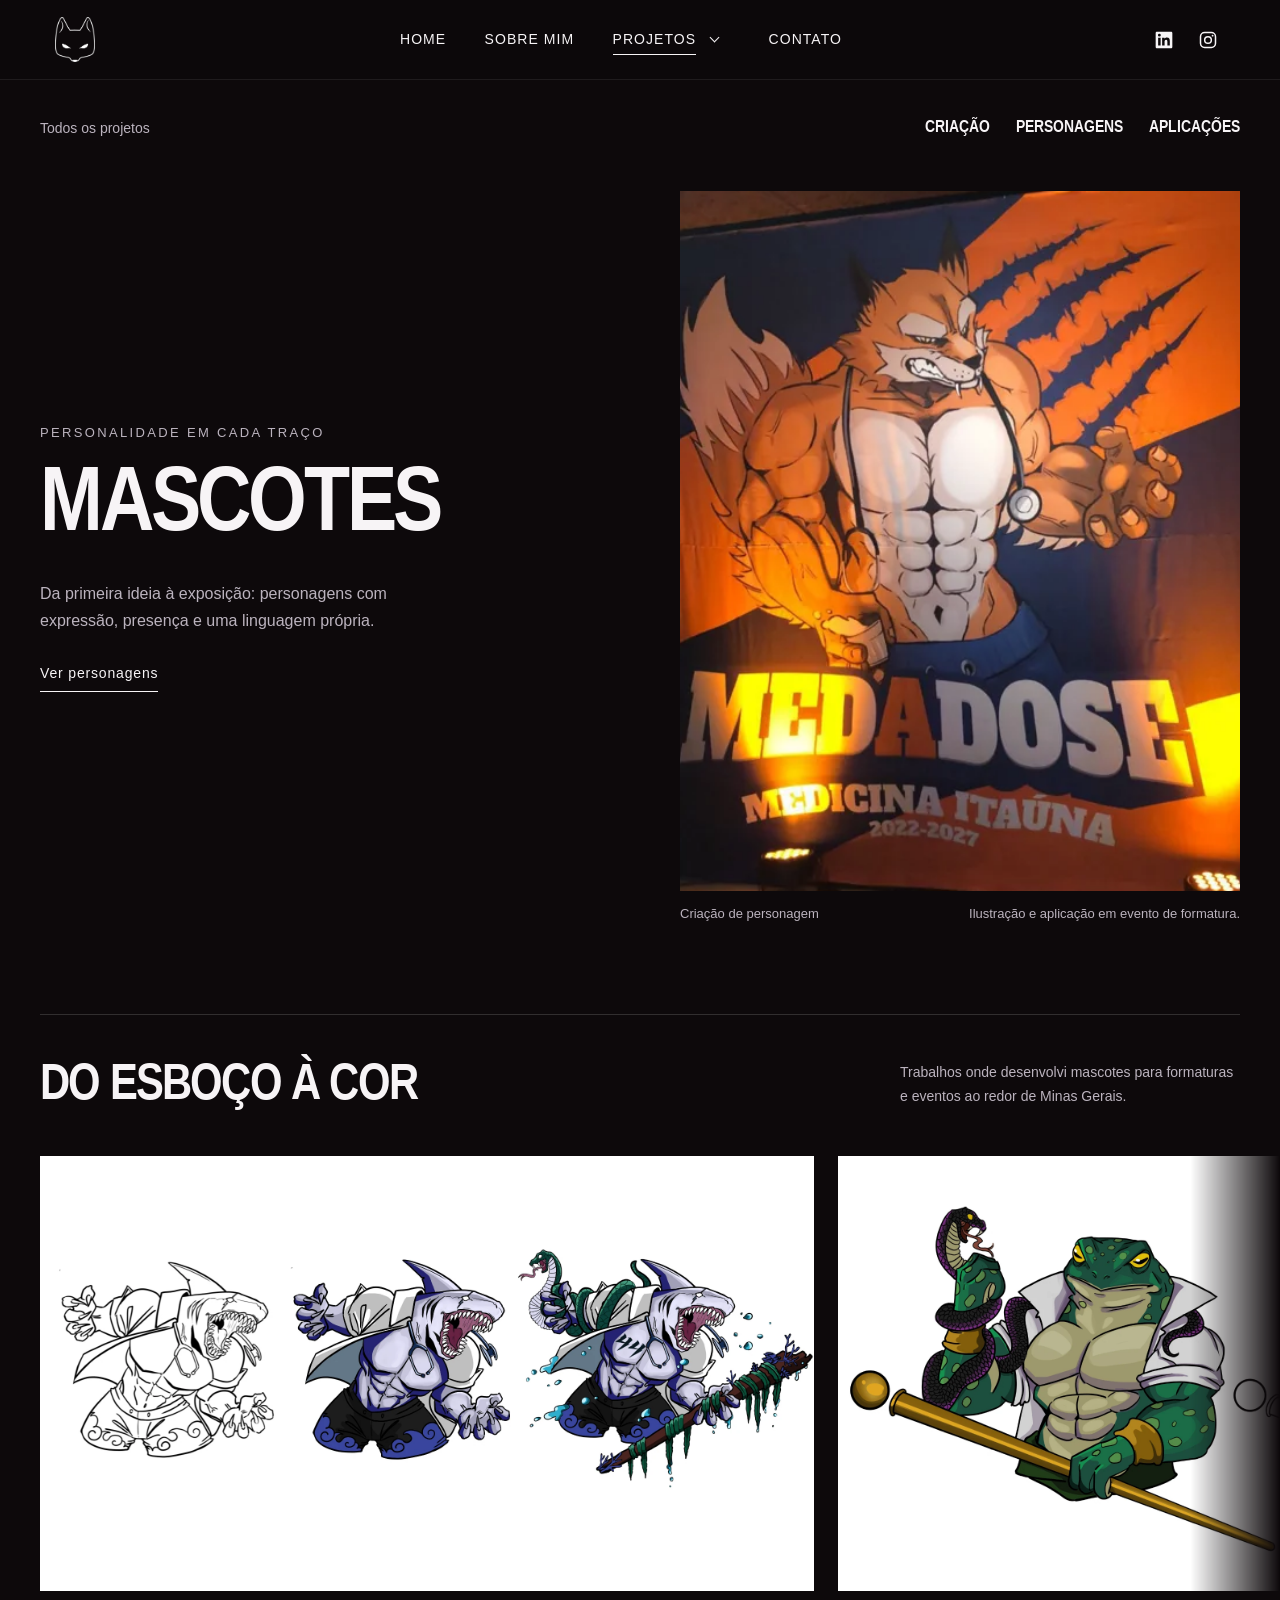
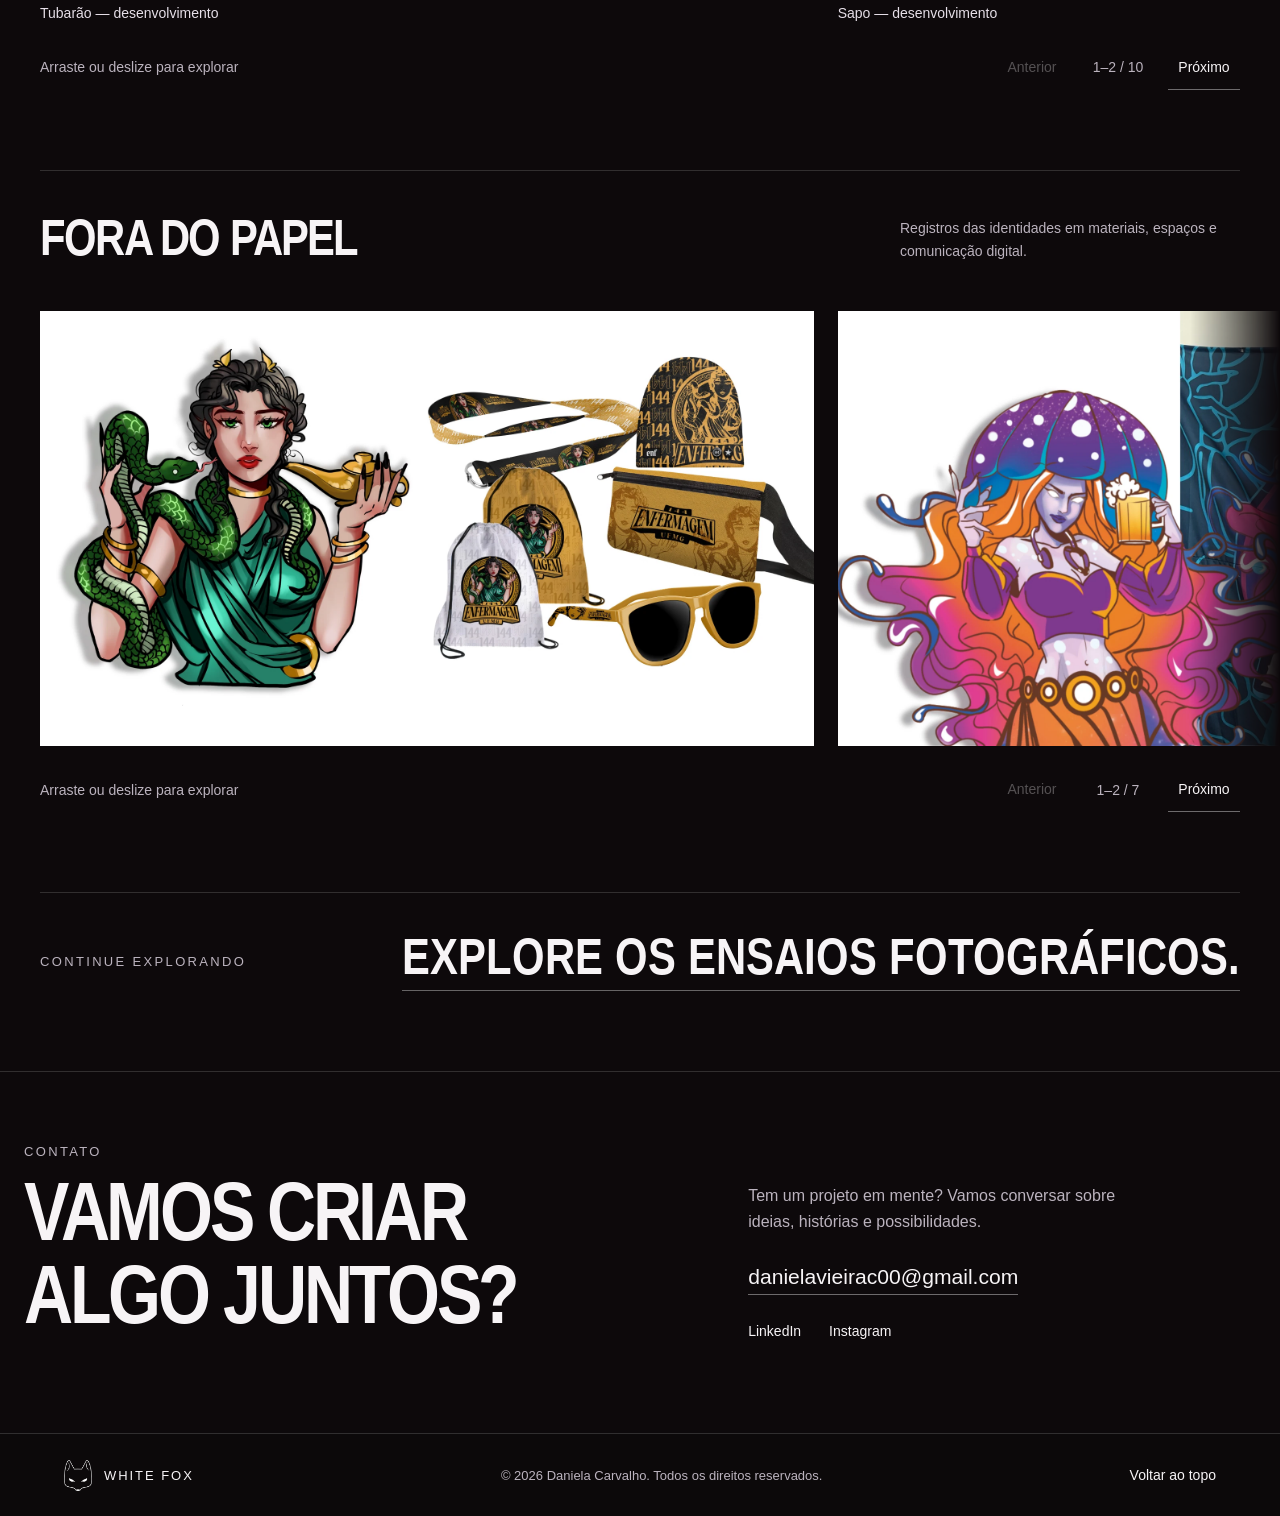
<file: pages/projeto4.html>
<!doctype html>
<html lang="pt-BR">
    <!-- CONFIGURAÇÕES DA PÁGINA -->
    <head>
        <meta charset="UTF-8" />
        <meta name="viewport" content="width=device-width, initial-scale=1" />
        <meta
            name="description"
            content="Mascotes, estudos de personagem e aplicações em materiais e comunicação digital por Daniela Carvalho."
        />
        <meta name="theme-color" content="#0d090b" />
        <title>Criação de mascotes | Daniela Carvalho — White Fox</title>
        <meta property="og:title" content="Criação de mascotes | Daniela Carvalho" />
        <meta
            property="og:description"
            content="Mascotes, estudos de personagem e aplicações em materiais e comunicação digital por Daniela Carvalho."
        />
        <meta property="og:type" content="website" />
        <meta property="og:image" content="../assets/img/obra-40.webp" />
        <meta property="og:locale" content="pt_BR" />
        <link rel="icon" href="../assets/icons/fox.png" type="image/png" />
        <link
            rel="preload"
            href="../assets/fonts/display.woff"
            as="font"
            type="font/woff"
            crossorigin
        />
        <link rel="stylesheet" href="../style.css?v=project-menu-1" />
        <script src="../script.js?v=project-menu-1" defer></script>
        <noscript
            ><style>
                .header {
                    opacity: 1;
                    visibility: visible;
                    transform: none;
                }
                @media (max-width: 520px) {
                    .menu-toggle {
                        display: none;
                    }
                    .nav {
                        display: flex;
                        position: static;
                        flex-direction: row;
                        gap: 12px;
                        background: transparent !important;
                        border: 0;
                        padding: 0;
                    }
                    .nav a {
                        font-size: 12px;
                        width: auto;
                    }
                    .social {
                        display: none;
                    }
                }
            </style></noscript
        >
    </head>
    <body class="inner-page" id="top">
        <a href="#main" class="skip-link">Pular para o conteúdo</a>
        <!-- MENU PRINCIPAL -->
        <header class="header visible">
            <a class="logo" href="../index.html#home" aria-label="White Fox — início"
                ><img src="../assets/icons/fox.png" width="42" height="45" alt="White Fox"
            /></a>
            <button class="menu-toggle" aria-controls="main-nav" aria-expanded="false">Menu</button>
            <nav class="nav" id="main-nav" aria-label="Navegação principal">
                <a href="../index.html#home">Home</a><a href="../index.html#sobre">Sobre mim</a>
                <div class="nav-projects">
                    <div class="nav-projects-main">
                        <a href="../index.html#projetos" aria-current="true"
                            >Projetos</a
                        ><button
                            class="projects-toggle"
                            type="button"
                            aria-expanded="false"
                            aria-controls="projects-submenu"
                            aria-label="Páginas de projetos"
                        >
                            <span aria-hidden="true"></span>
                        </button>
                    </div>
                    <div class="projects-submenu" id="projects-submenu" hidden>
                        <a href="../pages/projeto1.html">Ilustração</a
                        ><a href="../pages/projeto2.html">Design</a
                        ><a href="../pages/projeto3.html">Fotografia</a
                        ><a href="../pages/projeto4.html" aria-current="page">Mascotes</a>
                    </div>
                </div>
                <a href="../index.html#contato">Contato</a>
            </nav>
            <div class="social">
                <a
                    href="https://www.linkedin.com/in/daniela-carvalho-a021b6196/"
                    target="_blank"
                    rel="noopener noreferrer"
                    aria-label="LinkedIn de Daniela Carvalho (nova aba)"
                    ><svg viewBox="0 0 24 24" aria-hidden="true">
                        <path
                            d="M20.45 2H3.55C2.69 2 2 2.68 2 3.52v16.96C2 21.32 2.69 22 3.55 22h16.9c.86 0 1.55-.68 1.55-1.52V3.52C22 2.68 21.31 2 20.45 2ZM7.93 18.74H4.98V9.2h2.95v9.54ZM6.45 7.9a1.71 1.71 0 1 1 0-3.42 1.71 1.71 0 0 1 0 3.42ZM19 18.74h-2.95V14.1c0-1.11-.02-2.54-1.55-2.54-1.55 0-1.79 1.21-1.79 2.46v4.72H9.76V9.2h2.83v1.3h.04c.39-.74 1.36-1.53 2.8-1.53 2.99 0 3.55 1.97 3.55 4.53v5.24Z"
                        /></svg></a
                ><a
                    href="https://www.instagram.com/white_foxd/"
                    target="_blank"
                    rel="noopener noreferrer"
                    aria-label="Instagram White Fox (nova aba)"
                    ><svg viewBox="0 0 24 24" aria-hidden="true">
                        <rect
                            x="3"
                            y="3"
                            width="18"
                            height="18"
                            rx="5"
                            fill="none"
                            stroke="currentColor"
                            stroke-width="1.8"
                        />
                        <circle
                            cx="12"
                            cy="12"
                            r="4"
                            fill="none"
                            stroke="currentColor"
                            stroke-width="1.8"
                        />
                        <circle cx="17.5" cy="6.8" r="1.1" /></svg
                ></a>
            </div>
        </header>

        <!-- CONTEÚDO DA PÁGINA -->
        <main id="main">
            <div class="page-shell">
                <div class="page-top">
                    <a class="back-link" href="../index.html#projetos">Todos os projetos</a>
                    <nav class="category-nav" aria-label="Nesta página">
                        <a href="#criacao">Criação</a><a href="#personagens">Personagens</a
                        ><a href="#aplicacoes">Aplicações</a>
                    </nav>
                </div>
                <section class="feature" id="criacao">
                    <div class="feature-copy">
                        <p class="eyebrow">Personalidade em cada traço</p>
                        <h1 class="display">Mascotes</h1>
                        <p>
                            Da primeira ideia à exposição: personagens com expressão, presença e
                            uma linguagem própria.
                        </p>
                        <a class="text-link" href="#personagens">Ver personagens</a>
                    </div>
                    <div>
                        <a
                            class="feature-art image-link"
                            href="../assets/thumbs/obra-40.png"
                            data-gallery="mascot-feature"
                            data-title="Raposa — aplicação em bandeira"
                            ><img
                                src="../assets/thumbs/obra-40.png"
                                alt="Raposa aplicada em bandeira"
                                width="917"
                                height="1122"
                                loading="eager"
                                decoding="async"
                        /></a>
                        <p class="feature-caption">
                            <span>Criação de personagem</span><span>Ilustração e aplicação em evento de formatura.</span>
                        </p>
                    </div>
                </section>
                <section class="work-section" id="personagens">
                    <div class="section-header">
                        <h2 class="display">Do esboço à cor</h2>
                        <p>Trabalhos onde desenvolvi mascotes para formaturas e eventos ao redor de Minas Gerais.</p>

                    </div>
                    <div class="art-grid sheets">
                        <figure class="art-card">
                            <a
                                class="image-link"
                                href="../assets/img/obra-34.webp"
                                data-gallery="mascot-sheets"
                                data-title="Coruja — desenvolvimento"
                                ><img
                                    src="../assets/img/obra-34.webp"
                                    alt="Coruja — desenvolvimento"
                                    width="1920"
                                    height="1080"
                                    loading="lazy"
                                    decoding="async"
                            /></a>
                            <figcaption>Tubarão — desenvolvimento</figcaption>
                        </figure>
                        <figure class="art-card">
                            <a
                                class="image-link"
                                href="../assets/img/obra-43.webp"
                                data-gallery="mascot-sheets"
                                data-title="Tartaruga — desenvolvimento"
                                ><img
                                    src="../assets/img/obra-43.webp"
                                    alt="Tartaruga — desenvolvimento"
                                    width="1920"
                                    height="1080"
                                    loading="lazy"
                                    decoding="async"
                            /></a>
                            <figcaption>Sapo — desenvolvimento</figcaption>
                        </figure>
                        <figure class="art-card">
                            <a
                                class="image-link"
                                href="../assets/img/obra-44.webp"
                                data-gallery="mascot-sheets"
                                data-title="Rinoceronte — desenvolvimento"
                                ><img
                                    src="../assets/img/obra-44.webp"
                                    alt="Rinoceronte — desenvolvimento"
                                    width="1920"
                                    height="1080"
                                    loading="lazy"
                                    decoding="async"
                            /></a>
                            <figcaption>Escorpião — desenvolvimento</figcaption>
                        </figure>
                        <figure class="art-card">
                            <a
                                class="image-link"
                                href="../assets/img/obra-45.webp"
                                data-gallery="mascot-sheets"
                                data-title="Leão — desenvolvimento"
                                ><img
                                    src="../assets/img/obra-45.webp"
                                    alt="Leão — desenvolvimento"
                                    width="1920"
                                    height="1080"
                                    loading="lazy"
                                    decoding="async"
                            /></a>
                            <figcaption>Porco-Espinho — desenvolvimento</figcaption>
                        </figure>
                        <figure class="art-card">
                            <a
                                class="image-link"
                                href="../assets/img/obra-46.webp"
                                data-gallery="mascot-sheets"
                                data-title="Fênix — desenvolvimento"
                                ><img
                                    src="../assets/img/obra-46.webp"
                                    alt="Fênix — desenvolvimento"
                                    width="1920"
                                    height="1080"
                                    loading="lazy"
                                    decoding="async"
                            /></a>
                            <figcaption>Fênix — desenvolvimento</figcaption>
                        </figure>
                        <figure class="art-card">
                            <a
                                class="image-link"
                                href="../assets/img/obra-47.webp"
                                data-gallery="mascot-sheets"
                                data-title="Personagem — versões de cor"
                                ><img
                                    src="../assets/img/obra-47.webp"
                                    alt="Personagem — versões de cor"
                                    width="1920"
                                    height="1080"
                                    loading="lazy"
                                    decoding="async"
                            /></a>
                            <figcaption>Têmis — versões de cor</figcaption>
                        </figure>
                        <figure class="art-card">
                            <a
                                class="image-link"
                                href="../assets/img/obra-48.webp"
                                data-gallery="mascot-sheets"
                                data-title="Personagem — exploração de figurino"
                                ><img
                                    src="../assets/img/obra-48.webp"
                                    alt="Personagem — exploração de figurino"
                                    width="1920"
                                    height="1080"
                                    loading="lazy"
                                    decoding="async"
                            /></a>
                            <figcaption>Athena — exploração de figurino</figcaption>
                        </figure>
                        <figure class="art-card">
                            <a
                                class="image-link"
                                href="../assets/img/obra-49.webp"
                                data-gallery="mascot-sheets"
                                data-title="Personagens — traço e cor"
                                ><img
                                    src="../assets/img/obra-49.webp"
                                    alt="Personagens — traço e cor"
                                    width="1920"
                                    height="1080"
                                    loading="lazy"
                                    decoding="async"
                            /></a>
                            <figcaption>Rinoceronte e Múmia — traço e cor</figcaption>
                        </figure>
                        <figure class="art-card">
                            <a
                                class="image-link"
                                href="../assets/img/obra-50.webp"
                                data-gallery="mascot-sheets"
                                data-title="Mascotes — estudos de personagem"
                                ><img
                                    src="../assets/img/obra-50.webp"
                                    alt="Mascotes — estudos de personagem"
                                    width="1920"
                                    height="1080"
                                    loading="lazy"
                                    decoding="async"
                            /></a>
                            <figcaption>Mascotes — estudos de personagem</figcaption>
                        </figure>
                        <figure class="art-card">
                            <a
                                class="image-link"
                                href="../assets/img/obra-51.webp"
                                data-gallery="mascot-sheets"
                                data-title="Touro — desenvolvimento"
                                ><img
                                    src="../assets/img/obra-51.webp"
                                    alt="Touro — desenvolvimento"
                                    width="1920"
                                    height="1080"
                                    loading="lazy"
                                    decoding="async"
                            /></a>
                            <figcaption>Touro — desenvolvimento</figcaption>
                        </figure>
                    </div>
                </section>
                <section class="work-section" id="aplicacoes">
                    <div class="section-header">
                        <h2 class="display">Fora do papel</h2>
                        <p>
                            Registros das identidades em materiais, espaços e comunicação digital.
                        </p>
                    </div>
                    <div class="art-grid three">
                        <figure class="art-card">
                            <a
                                class="image-link"
                                href="../assets/img/obra-39.webp"
                                data-gallery="mascot-sheets"
                                data-title="Personagem — aplicações"
                                ><img
                                    src="../assets/img/obra-39.webp"
                                    alt="Personagem — aplicações"
                                    width="1920"
                                    height="1080"
                                    loading="lazy"
                                    decoding="async"
                            /></a>
                        </figure>
                        <figure class="art-card">
                            <a
                                class="image-link"
                                href="../assets/img/obra-42.webp"
                                data-gallery="mascot-sheets"
                                data-title="Polvo — composição gráfica"
                                ><img
                                    src="../assets/img/obra-42.webp"
                                    alt="Polvo — composição gráfica"
                                    width="1920"
                                    height="1080"
                                    loading="lazy"
                                    decoding="async"
                            /></a>
                        </figure>
                        <figure class="art-card">
                            <a
                                class="image-link"
                                href="../assets/img/obra-41.webp"
                                data-gallery="mascot-sheets"
                                data-title="Raposa — personagem e bandeira"
                                ><img
                                    src="../assets/img/obra-41.webp"
                                    alt="Raposa — personagem e bandeira"
                                    width="1920"
                                    height="1080"
                                    loading="lazy"
                                    decoding="async"
                            /></a>
                        </figure>
                        <figure class="art-card">
                            <a
                                class="image-link"
                                href="../assets/img/obra-38.webp"
                                data-gallery="mascot-sheets"
                                data-title="Medicina — mascote e assinatura"
                                ><img
                                    src="../assets/img/obra-38.webp"
                                    alt="Medicina — mascote e assinatura"
                                    width="1920"
                                    height="1080"
                                    loading="lazy"
                                    decoding="async"
                            /></a>
                        </figure>
                        <figure class="art-card">
                            <a
                                class="image-link"
                                href="../assets/thumbs/obra-35.png"
                                data-gallery="mascot-apps"
                                data-title="Identidade no espaço do evento"
                                ><img
                                    src="../assets/thumbs/obra-35.png"
                                    alt="Identidade no espaço do evento"
                                    width="1009"
                                    height="760"
                                    loading="lazy"
                                    decoding="async"
                            /></a>
                        </figure>
                        <figure class="art-card">
                            <a
                                class="image-link"
                                href="../assets/thumbs/obra-36.png"
                                data-gallery="mascot-apps"
                                data-title="Aplicação em materiais"
                                ><img
                                    src="../assets/thumbs/obra-36.png"
                                    alt="Aplicação em materiais"
                                    width="438"
                                    height="458"
                                    loading="lazy"
                                    decoding="async"
                            /></a>
                        </figure>
                        <figure class="art-card">
                            <a
                                class="image-link"
                                href="../assets/thumbs/obra-37.png"
                                data-gallery="mascot-apps"
                                data-title="Identidade em evento"
                                ><img
                                    src="../assets/thumbs/obra-37.png"
                                    alt="Identidade em evento"
                                    width="402"
                                    height="469"
                                    loading="lazy"
                                    decoding="async"
                            /></a>
                        </figure>
                    </div>
                </section>
                <div class="next-project">
                    <p class="eyebrow">Continue explorando</p>
                    <a href="projeto3.html">Explore os ensaios fotográficos.</a>
                </div>
            </div>
            <!-- CONTATO -->
            <section class="contato" id="contato" aria-labelledby="contact-heading">
                <div class="contato-content">
                    <div>
                        <p class="eyebrow">Contato</p>
                        <h2 id="contact-heading">
                            Vamos criar<br />
                            algo juntos?
                        </h2>
                    </div>
                    <div class="contact-details">
                        <p>
                            Tem um projeto em mente? Vamos conversar sobre ideias, histórias e
                            possibilidades.
                        </p>
                        <a class="contact-email" href="mailto:danielavieirac00@gmail.com"
                            >danielavieirac00@gmail.com</a
                        >
                        <div class="contato-social">
                            <a
                                href="https://www.linkedin.com/in/daniela-carvalho-a021b6196/"
                                target="_blank"
                                rel="noopener noreferrer"
                                >LinkedIn</a
                            ><a
                                href="https://www.instagram.com/white_foxd/"
                                target="_blank"
                                rel="noopener noreferrer"
                                >Instagram</a
                            >
                        </div>
                    </div>
                </div>
            </section>
        </main>
        <!-- RODAPÉ -->
        <footer class="footer">
            <div class="footer-content">
                <a class="footer-brand" href="../index.html#home"
                    ><img src="../assets/icons/fox.png" alt="" width="28" height="32" /><span
                        >WHITE FOX</span
                    ></a
                >
                <p class="footer-copy">© 2026 Daniela Carvalho. Todos os direitos reservados.</p>
                <a class="back-top" href="#top">Voltar ao topo</a>
            </div>
        </footer>
        <!-- VISUALIZADOR DE IMAGENS E VÍDEOS -->
        <dialog class="viewer" id="media-viewer" aria-labelledby="viewer-title">
            <div class="viewer-bar">
                <h2 class="viewer-title" id="viewer-title"></h2>
                <button class="viewer-close" aria-label="Fechar visualizador" autofocus>×</button>
            </div>
            <div class="viewer-stage">
                <p class="viewer-loading" role="status" hidden>Preparando o vídeo…</p>
                <div class="viewer-error" role="alert" hidden>
                    <p>Não foi possível carregar o vídeo.</p>
                    <a class="text-link" target="_blank" rel="noopener">Abrir vídeo</a
                    ><button class="text-link viewer-retry" type="button">Tentar novamente</button>
                </div>
                <img alt="" hidden /><video
                    controls
                    playsinline
                    preload="auto"
                    hidden
                    aria-label="Reprodução da animação"
                ></video>
            </div>
            <div class="viewer-bottom">
                <button class="viewer-prev">Anterior</button
                ><span class="viewer-count" aria-live="polite"></span
                ><button class="viewer-next">Próximo</button>
            </div>
        </dialog>
    </body>
</html>
</file>
<file: style.css>
/* WHITE FOX — Daniela Carvalho. Estilos compartilhados por todas as páginas. */
@font-face {
    font-family: Fox Display;
    src: url("assets/fonts/display.woff") format("woff");
    font-style: normal;
    font-weight: 700;
    font-display: swap;
}

/* CORES E CONFIGURAÇÕES GERAIS */
:root {
    --bg: #0d090b;
    --ink: #f7f4f6;
    --muted: #bbb3be;
    --line: #ffffff26;
    --purple: #a545d4;
    --header: 80px;
    --display: "Fox Display", Impact, "Arial Narrow", sans-serif;
}
* {
    box-sizing: border-box;
    margin: 0;
    padding: 0;
}
html {
    scroll-behavior: smooth;
}
section[id] {
    scroll-margin-top: calc(var(--header) + 20px);
}
.render-filters {
    position: absolute;
    pointer-events: none;
    overflow: hidden;
}
body {
    background: var(--bg);
    color: var(--ink);
    font:
        16px/1.65 Arial,
        Helvetica,
        sans-serif;
    -webkit-font-smoothing: antialiased;
}
body.home-page {
    background-image: url("assets/img/obra-60.webp");
    background-size: 100% auto;
    background-repeat: repeat-y;
}
img,
video {
    display: block;
    max-width: 100%;
}
img {
    height: auto;
}
a {
    color: inherit;
    text-decoration: none;
}
button {
    border: 0;
    background: none;
    font: inherit;
    color: inherit;
    cursor: pointer;
}
button,
a {
    -webkit-tap-highlight-color: transparent;
}
button:disabled {
    cursor: default;
    opacity: 0.35;
}
::selection {
    background: #a545d4;
    color: #fff;
}
:focus-visible {
    outline: 2px solid #d7a5f4;
    outline-offset: 6px;
}
[hidden] {
    display: none !important;
}
.skip-link {
    position: fixed;
    top: 12px;
    left: 12px;
    padding: 12px 20px;
    z-index: 1000;
    background: #fff;
    color: #111;
    transform: translateY(-150%);
}
.skip-link:focus {
    transform: none;
}
.eyebrow {
    text-transform: uppercase;
    font-size: 13px;
    letter-spacing: 0.18em;
    line-height: 1.5;
    color: var(--muted);
}
.display {
    font-family: var(--display);
    font-weight: 700;
    text-transform: uppercase;
    line-height: 0.98;
    letter-spacing: -0.035em;
}
.text-link {
    display: inline-block;
    padding: 6px 0;
    border-bottom: 1px solid currentColor;
    font-size: 14px;
    letter-spacing: 0.06em;
    transition: color 0.2s;
}
.text-link:hover {
    color: #d7a5f4;
}

/* MENU PRINCIPAL E SUBMENU */
.header {
    height: var(--header);
    display: flex;
    align-items: center;
    justify-content: space-between;
    padding: 0 clamp(24px, 4.2vw, 72px);
    gap: 24px;
    z-index: 100;
    position: fixed;
    inset: 0 0 auto;
    background: #0d090bf2;
    border-bottom: 1px solid #ffffff14;
    backdrop-filter: blur(16px);
    opacity: 0;
    visibility: hidden;
    transform: translateY(-12px);
    transition:
        opacity 0.3s,
        transform 0.3s,
        visibility 0.3s;
}
.header.visible {
    opacity: 1;
    visibility: visible;
    transform: none;
}
.logo {
    display: flex;
    align-items: center;
    flex-shrink: 0;
}
.logo img {
    width: 42px;
    height: 45px;
    object-fit: contain;
}
.header .logo img,
.footer-brand img {
    filter: brightness(0) invert(1);
}
.nav {
    display: flex;
    gap: clamp(20px, 3vw, 48px);
    align-items: center;
    height: 100%;
}
.nav a {
    font-size: 14px;
    text-transform: uppercase;
    letter-spacing: 0.075em;
    position: relative;
    padding: 10px 0;
}
.nav a::after {
    content: "";
    position: absolute;
    bottom: 6px;
    left: 0;
    width: 100%;
    height: 1px;
    background: currentColor;
    transform: scaleX(0);
    transform-origin: left;
    transition: transform 0.2s;
}
.nav a:hover::after,
.nav a[aria-current]::after {
    transform: scaleX(1);
}
.nav-projects {
    height: 100%;
    position: relative;
    display: flex;
    align-items: center;
}
.nav-projects-main {
    display: flex;
    align-items: center;
    gap: 2px;
}
.projects-toggle {
    display: grid;
    place-items: center;
    width: 32px;
    height: 44px;
    flex-shrink: 0;
}
.projects-toggle span {
    width: 7px;
    height: 7px;
    border-right: 1px solid currentColor;
    border-bottom: 1px solid currentColor;
    transform: translateY(-2px) rotate(45deg);
    transition: transform 0.2s;
}
.projects-toggle[aria-expanded="true"] span {
    transform: translateY(2px) rotate(225deg);
}
.projects-submenu {
    position: absolute;
    top: 100%;
    left: 50%;
    transform: translateX(-50%);
    width: 236px;
    padding: 8px 0;
    background: #151016;
    border: 1px solid var(--line);
    box-shadow: 0 18px 38px #0006;
}
.projects-submenu a {
    display: flex;
    align-items: center;
    min-height: 44px;
    padding: 10px 20px;
    border-left: 2px solid transparent;
    font-size: 14px;
    text-transform: none;
    letter-spacing: 0.03em;
    white-space: nowrap;
}
.projects-submenu a::after {
    content: none;
}
.projects-submenu a:hover,
.projects-submenu a:focus-visible {
    background: #ffffff09;
    color: #d7a5f4;
}
.projects-submenu a[aria-current="page"] {
    border-left-color: #c78aeb;
    background: #a545d414;
}
.social {
    display: flex;
    gap: 8px;
}
.social a {
    display: grid;
    place-items: center;
    width: 36px;
    height: 40px;
    transition: opacity 0.2s;
}
.social a:hover {
    opacity: 0.6;
}
.social svg {
    width: 20px;
    height: 20px;
    fill: currentColor;
}
.menu-toggle {
    display: none;
    min-width: 44px;
    height: 44px;
    font-size: 14px;
    letter-spacing: 0.05em;
}

/* ABERTURA */
.hero {
    height: 100vh;
    height: 100svh;
    min-height: 650px;
    position: relative;
    overflow: hidden;
    background: #171218;
}
.hero-gallery {
    position: absolute;
    inset: 0;
    display: grid;
    grid-template-columns: repeat(5, 1fr);
    grid-template-rows: repeat(3, 1fr);
}
.gallery-item {
    overflow: hidden;
    min-height: 0;
}
.gallery-item img {
    width: 100%;
    height: 100%;
    object-fit: cover;
    filter: brightness(0.55);
    transition: transform 1s;
}
.hero-overlay {
    position: absolute;
    inset: 0;
    background: rgba(0, 0, 0, 0.35);
    pointer-events: none;
}
.hero-content {
    position: absolute;
    inset: 50% auto auto 50%;
    transform: translate(-50%, -50%);
    width: 90%;
    max-width: 1100px;
    text-align: center;
    line-height: normal;
}
.hero-label {
    font-size: 16px;
}
.hero-content h1 {
    font-family: Georgia, "Times New Roman", serif;
    font-size: clamp(60px, 8vw, 130px);
    line-height: 0.9;
    font-weight: 700;
    margin-bottom: 20px;
}
.hero-role {
    display: flex;
    flex-direction: column;
    gap: 5px;
    font-size: 14px;
    letter-spacing: 4px;
    text-transform: uppercase;
}
.hero-role span {
    font-size: 11px;
    letter-spacing: 3px;
}
.hero-scroll {
    position: absolute;
    bottom: 35px;
    left: 50%;
    transform: translateX(-50%);
    height: 55px;
    width: 55px;
    border: 2px solid white;
    border-radius: 50%;
    display: grid;
    place-items: center;
    transition:
        background 0.2s,
        color 0.2s,
        transform 0.2s;
}
.hero-scroll:hover {
    background: white;
    color: black;
    transform: translateX(-50%) translateY(-5px);
}
.hero-scroll span {
    font-size: 25px;
    line-height: 1;
    animation: scroll-hint 1.8s infinite;
}
@keyframes scroll-hint {
    0%,
    100% {
        transform: translateY(-3px);
    }
    50% {
        transform: translateY(3px);
    }
}

/* SOBRE MIM — FOTO, PERSONAGEM E TEXTO */
.sobre[id] {
    position: relative;
    overflow: hidden;
    scroll-margin-top: var(--header);
}
.sobre-content {
    display: grid;
    grid-template-columns: repeat(20, minmax(0, 1fr));
    grid-template-rows: clamp(550px, 46vw, 720px);
    max-width: 1440px;
    margin: auto;
    align-items: stretch;
}
.sobre-image {
    position: relative;
    min-width: 0;
    grid-row: 1;
}
.sobre-photo {
    grid-column: 1/8;
    z-index: 1;
    margin-top: 34px;
}
.sobre-photo img {
    height: 100%;
    width: 100%;
    object-fit: cover;
    object-position: 48% 35%;
    border-radius: 400px 400px 0 0;
}
.sobre-art {
    grid-column: 5/12;
    z-index: 2;
}
.sobre-art::before {
    content: "";
    position: absolute;
    inset: 35% 0 0;
    background: var(--purple);
    border-radius: 400px 400px 0 0;
}
.sobre-art::after {
    content: "";
    position: absolute;
    top: 0;
    right: 4.5%;
    width: auto;
    height: 33.5%;
    aspect-ratio: 17/21;
    background: #ffbf00;
    clip-path: polygon(
        2% 1%,
        0% 37%,
        11% 23%,
        21% 45%,
        36% 31%,
        42% 52%,
        56% 47%,
        46% 65%,
        62% 70%,
        32% 75%,
        44% 100%,
        45% 83%,
        100% 73%,
        65% 60%,
        88% 23%,
        53% 37%,
        48% 0%,
        22% 28%
    );
    z-index: 0;
}
.sobre-character {
    position: absolute;
    bottom: 0;
    left: 50%;
    height: 84%;
    width: auto;
    aspect-ratio: 294/570;
    max-width: 100%;
    transform: translateX(-50%);
    z-index: 1;
    overflow: hidden;
    filter: url("#white-to-alpha");
}
.sobre-text {
    grid-column: 13/20;
    grid-row: 1;
    align-self: center;
    padding: 64px 0 40px;
    max-width: 480px;
}
.sobre-text h2 {
    font-family: var(--display);
    font-size: clamp(36px, 4vw, 58px);
    line-height: 1.05;
    margin: 12px 0 22px;
}
.sobre-text > p {
    color: var(--muted);
    margin-bottom: 16px;
}
.sobre-list {
    padding-left: 18px;
    font-size: 16px;
    line-height: 1.6;
    margin: 22px 0 28px;
    color: #ded7e1;
}
.sobre-list li {
    padding-left: 2px;
    margin-bottom: 7px;
}

/* CATEGORIAS DA PÁGINA INICIAL */
.projetos {
    --projects-top-padding: 96px;
    padding: var(--projects-top-padding) clamp(24px, 5vw, 80px) 120px;
    max-width: 1440px;
    margin: auto;
}
/* Alinha o título abaixo do cabeçalho sem exibir o fim do Sobre. */
.projetos[id] {
    scroll-margin-top: calc(var(--header) + 16px - var(--projects-top-padding));
}
.section-header {
    margin-bottom: 36px;
}
.section-header h2 {
    font-size: clamp(42px, 5.5vw, 76px);
}
.projetos > .section-header {
    text-align: center;
}
.projetos-grid {
    display: grid;
    grid-template-columns: repeat(4, minmax(0, 1fr));
    gap: 14px;
}
.project-card {
    position: relative;
    display: block;
    overflow: hidden;
    background: #291b30;
}
.project-image {
    aspect-ratio: 3/4;
    overflow: hidden;
}
.project-image img {
    width: 100%;
    height: 100%;
    object-fit: cover;
    transition: transform 0.6s;
}
.project-card::after {
    content: "";
    position: absolute;
    inset: 40% 0 0;
    background: linear-gradient(transparent, #0c080be8);
    pointer-events: none;
}
.project-card:hover img,
.project-card:focus-visible img {
    transform: scale(1.045);
}
.project-info {
    position: absolute;
    inset: auto 16px 22px;
    z-index: 1;
    text-align: center;
}
.project-info h3 {
    font: 700 clamp(26px, 3vw, 40px)/1 var(--display);
    text-transform: uppercase;
    letter-spacing: -0.025em;
}
.project-info p {
    font-size: 13px;
    margin-top: 8px;
    color: #e5dfe7;
}

/* CONTATO */
.contato {
    border-top: 1px solid var(--line);
    max-width: 1280px;
    margin: 0 auto;
    padding: 70px 24px 90px;
}
.contato-content {
    display: grid;
    grid-template-columns: 1.3fr 1fr;
    gap: 64px;
    align-items: end;
}
.contato h2 {
    font: 700 clamp(48px, 6.5vw, 86px)/1 var(--display);
    letter-spacing: -0.04em;
    text-transform: uppercase;
    margin-top: 16px;
}
.contact-details > p {
    color: var(--muted);
    max-width: 400px;
    margin-bottom: 25px;
}
.contact-email {
    font-size: clamp(16px, 1.65vw, 22px);
    overflow-wrap: anywhere;
    padding-bottom: 6px;
    border-bottom: 1px solid #ffffff65;
}
.contato-social {
    display: flex;
    gap: 28px;
    margin-top: 25px;
    font-size: 14px;
}
.contato-social a:hover {
    color: #d7a5f4;
}

/* RODAPÉ */
.footer {
    border-top: 1px solid var(--line);
    padding: 25px clamp(24px, 5vw, 80px);
    background: #0d090be6;
}
.footer-content {
    max-width: 1280px;
    margin: auto;
    display: flex;
    gap: 24px;
    justify-content: space-between;
    align-items: center;
}
.footer-brand {
    display: flex;
    gap: 12px;
    align-items: center;
    font-size: 13px;
    letter-spacing: 0.15em;
}
.footer-brand img {
    width: 28px;
    height: 32px;
    object-fit: contain;
}
.footer-copy {
    font-size: 13px;
    color: var(--muted);
}
.back-top {
    font-size: 14px;
}
/* Páginas de projetos */
.inner-page main {
    padding-top: var(--header);
}
.page-shell {
    max-width: 1328px;
    padding: 0 40px;
    margin: auto;
}
.page-top {
    padding-top: 34px;
    display: flex;
    justify-content: space-between;
    gap: 30px;
    align-items: center;
}
.back-link {
    font-size: 14px;
    color: var(--muted);
}
.back-link:hover {
    color: var(--ink);
}
.category-nav {
    display: flex;
    gap: 26px;
    align-items: center;
    flex-wrap: wrap;
}
.category-nav a {
    font-family: var(--display);
    font-size: 17px;
    text-transform: uppercase;
    border-bottom: 1px solid transparent;
}
.category-nav a:hover {
    border-color: currentColor;
}
.feature {
    display: grid;
    grid-template-columns: 1fr 1fr;
    align-items: center;
    gap: 80px;
    padding: 48px 0 90px;
}
.feature-copy {
    max-width: 520px;
}
.feature > * {
    min-width: 0;
}
.feature h1 {
    font-size: clamp(64px, 7.2vw, 108px);
    margin: 18px 0 30px;
}
.feature h2 {
    font:
        400 24px/1.2 Georgia,
        serif;
    margin: 24px 0 10px;
}
.feature-copy > p:not(.eyebrow) {
    color: var(--muted);
    max-width: 360px;
    margin-bottom: 22px;
}
.feature-copy .text-link {
    margin-right: 24px;
}
.feature-art {
    display: block;
    position: relative;
    overflow: hidden;
    background: #231727;
}
.feature-art > img {
    width: 100%;
    aspect-ratio: 4/5;
    object-fit: cover;
}
.image-link {
    position: relative;
    display: block;
    cursor: zoom-in;
}
.image-link::after {
    content: "Ampliar";
    position: absolute;
    bottom: 14px;
    right: 14px;
    background: #0d090be6;
    color: var(--ink);
    font-size: 13px;
    padding: 5px 12px;
    opacity: 0;
    transform: translateY(4px);
    transition:
        opacity 0.2s,
        transform 0.2s;
    pointer-events: none;
}
.image-link:hover::after,
.image-link:focus-visible::after {
    opacity: 1;
    transform: none;
}
.feature-caption {
    display: flex;
    justify-content: space-between;
    color: var(--muted);
    font-size: 13px;
    margin-top: 12px;
    gap: 20px;
}
.work-section {
    padding: 46px 0 80px;
    border-top: 1px solid var(--line);
    scroll-margin-top: var(--header);
}
.work-section .section-header {
    display: flex;
    justify-content: space-between;
    align-items: flex-start;
    gap: 30px;
}
.work-section .section-header h2 {
    font-size: clamp(38px, 4vw, 56px);
}
.work-section .section-header > p {
    color: var(--muted);
    font-size: 14px;
    max-width: 340px;
}
.art-grid {
    display: grid;
    grid-template-columns: repeat(4, minmax(0, 1fr));
    gap: 20px;
}
.art-card {
    min-width: 0;
}
.art-card .image-link {
    background: #231727;
    overflow: hidden;
}
.art-card img {
    width: 100%;
    aspect-ratio: 4/5;
    object-fit: cover;
    transition: transform 0.5s;
}
.art-card .image-link:hover img {
    transform: scale(1.025);
}
.art-card figcaption {
    font-size: 14px;
    margin-top: 12px;
    line-height: 1.5;
    color: #e6dfe8;
}
.art-card figcaption span {
    display: block;
    color: var(--muted);
    font-size: 13px;
    margin-top: 2px;
}
.art-grid.three {
    grid-template-columns: repeat(3, minmax(0, 1fr));
}
.art-grid.sheets {
    grid-template-columns: repeat(2, minmax(0, 1fr));
    gap: 36px 22px;
}
.art-grid.sheets img {
    aspect-ratio: 16/9;
    object-fit: contain;
    background: #fff;
}
.video-grid {
    display: grid;
    grid-template-columns: repeat(2, minmax(0, 1fr));
    gap: 32px;
}
.video-card {
    display: block;
    position: relative;
}
.video-thumb {
    position: relative;
    background: #211925;
    overflow: hidden;
    aspect-ratio: 16/10;
}
.video-thumb img {
    width: 100%;
    height: 100%;
    object-fit: cover;
    transition: transform 0.5s;
}
.video-card:hover .video-thumb img {
    transform: scale(1.025);
}
.play-icon {
    position: absolute;
    left: 50%;
    top: 50%;
    transform: translate(-50%, -50%);
    width: 64px;
    height: 64px;
    border: 1px solid #ffffffb8;
    background: #0d090b80;
    backdrop-filter: blur(4px);
    border-radius: 50%;
    display: grid;
    place-items: center;
}
.play-icon::before {
    content: "";
    border-top: 9px solid transparent;
    border-bottom: 9px solid transparent;
    border-left: 14px solid white;
    margin-left: 4px;
}
.video-card h3 {
    font: 700 28px/1.2 var(--display);
    text-transform: uppercase;
    margin: 16px 0 3px;
}
.video-card p {
    font-size: 14px;
    color: var(--muted);
}
.project-heading {
    padding: 70px 0 54px;
}
.project-heading h1 {
    font-size: clamp(64px, 8vw, 108px);
    margin: 18px 0;
}
.project-heading > p:last-child {
    max-width: 600px;
    color: var(--muted);
}
.case-heading {
    display: grid;
    grid-template-columns: 1fr 1fr;
    gap: 48px;
    align-items: start;
    margin-bottom: 32px;
}
.case-heading h2 {
    font-size: clamp(40px, 4vw, 58px);
    margin-bottom: 10px;
}
.case-heading > div > p {
    color: var(--muted);
    max-width: 470px;
}
.case-heading > p {
    color: var(--muted);
    max-width: 420px;
}
.design-grid {
    display: grid;
    grid-template-columns: repeat(3, minmax(0, 1fr));
    gap: 18px;
}
.design-grid .image-link {
    background: #201720;
}
.design-grid img {
    width: 100%;
    aspect-ratio: 4/5;
    object-fit: contain;
}
.design-grid .wide {
    grid-column: span 2;
}
.design-grid .wide img {
    aspect-ratio: 8/5;
    object-fit: cover;
}
.case-footer {
    display: flex;
    gap: 24px;
    flex-wrap: wrap;
    margin-top: 24px;
}
.photography-feature {
    display: grid;
    grid-template-columns: 1.15fr 0.85fr;
    align-items: center;
    gap: 80px;
    padding: 70px 0 90px;
}
.photography-feature h1 {
    font-size: clamp(68px, 7.5vw, 110px);
    margin: 18px 0 28px;
}
.photography-feature .intro {
    font:
        400 clamp(24px, 3vw, 40px)/1.3 Georgia,
        serif;
    max-width: 500px;
    margin-bottom: 30px;
}
.photography-feature .description {
    color: var(--muted);
    max-width: 400px;
    margin-bottom: 32px;
}
.portrait-frame {
    overflow: hidden;
    border-radius: 400px 400px 0 0;
}
.portrait-frame img {
    width: 100%;
    aspect-ratio: 3/4;
    object-fit: cover;
    object-position: top;
}
.next-project {
    display: flex;
    align-items: center;
    justify-content: space-between;
    gap: 24px;
    border-top: 1px solid var(--line);
    padding: 40px 0 80px;
}
.next-project a {
    font: 700 clamp(32px, 4vw, 52px)/1.1 var(--display);
    text-transform: uppercase;
    border-bottom: 1px solid #ffffff5e;
}
/* Visualizador acessível: imagens e vídeos, teclado e navegação por coleção. */
.viewer {
    position: fixed;
    inset: 0;
    width: min(1260px, 96vw);
    max-width: 96vw;
    max-height: 96svh;
    margin: auto;
    background: #120e13;
    color: var(--ink);
    border: 1px solid #ffffff26;
    padding: 0;
    overflow: auto;
    overscroll-behavior: contain;
}
.viewer::backdrop {
    background: #080609ed;
    backdrop-filter: blur(8px);
}
.viewer-bar {
    display: flex;
    align-items: center;
    justify-content: space-between;
    gap: 20px;
    padding: 16px 24px;
    border-bottom: 1px solid var(--line);
}
.viewer-title {
    font-size: 16px;
    font-weight: 400;
}
.viewer-close {
    width: 44px;
    height: 44px;
    font-size: 28px;
    line-height: 1;
    flex-shrink: 0;
}
.viewer-stage {
    display: grid;
    place-items: center;
    min-height: 180px;
    padding: 16px;
}
.viewer-stage img,
.viewer-stage video {
    object-fit: contain;
    max-height: 70svh;
    max-width: 100%;
    width: auto;
    height: auto;
}
.viewer-bottom {
    display: grid;
    grid-template-columns: 1fr auto 1fr;
    align-items: center;
    gap: 16px;
    padding: 14px 24px;
    border-top: 1px solid var(--line);
    font-size: 14px;
}
.viewer-prev {
    justify-self: start;
    min-height: 44px;
}
.viewer-next {
    justify-self: end;
    min-height: 44px;
}
.viewer-count {
    color: var(--muted);
    font-variant-numeric: tabular-nums;
}
body.viewer-open {
    overflow: hidden;
}

/* AJUSTES PARA TABLETS E CELULARES */
@media (max-width: 1050px) {
    .sobre-content {
        grid-template-rows: 560px;
    }
    .sobre-text {
        grid-column: 12/20;
        padding-top: 35px;
    }
    .sobre-text h2 {
        font-size: 42px;
    }
    .sobre-list {
        font-size: 15px;
    }
    .sobre-text > p {
        font-size: 15px;
    }
    .feature {
        gap: 40px;
    }
    .photography-feature {
        gap: 40px;
    }
    .art-grid {
        gap: 14px;
    }
}
@media (max-width: 760px) {
    :root {
        --header: 72px;
    }
    .header {
        padding: 0 20px;
        gap: 16px;
    }
    .logo img {
        width: 33px;
        height: 38px;
    }
    .nav {
        gap: 20px;
    }
    .nav a {
        font-size: 13px;
        letter-spacing: 0.02em;
    }
    .social {
        gap: 0;
    }
    .social a {
        width: 30px;
    }
    .hero {
        min-height: 600px;
    }
    .hero-gallery {
        grid-template-columns: repeat(3, 1fr);
        grid-template-rows: repeat(4, 1fr);
    }
    .gallery-item:nth-child(n + 13) {
        display: none;
    }
    .hero-content h1 {
        font-size: clamp(55px, 8vw, 72px);
    }
    .sobre-content {
        grid-template-columns: repeat(12, minmax(0, 1fr));
        grid-template-rows: clamp(350px, 73vw, 560px) auto;
    }
    .sobre-photo {
        grid-column: 1/8;
        margin-top: 25px;
    }
    .sobre-art {
        grid-column: 5/12;
    }
    .sobre-text {
        grid-column: 1/-1;
        grid-row: 2;
        max-width: none;
        padding: 42px 28px 10px;
    }
    .sobre-text > p,
    .sobre-list {
        font-size: 16px;
    }
    .sobre-list {
        columns: 2;
        column-gap: 35px;
        margin-bottom: 28px;
    }
    .sobre-list li {
        break-inside: avoid;
    }
    .projetos {
        --projects-top-padding: 65px;
        padding: var(--projects-top-padding) 24px 80px;
    }
    .projetos-grid {
        grid-template-columns: repeat(2, minmax(0, 1fr));
        gap: 16px;
    }
    .project-info h3 {
        font-size: 32px;
    }
    .contato {
        padding: 50px 24px 60px;
        margin: 0 24px;
    }
    .contato-content {
        grid-template-columns: 1fr;
        gap: 32px;
    }
    .contato h2 br {
        display: none;
    }
    .contact-details > p {
        max-width: 540px;
    }
    .footer-content {
        flex-wrap: wrap;
    }
    .footer-copy {
        width: 100%;
        order: 3;
    }
    .page-shell {
        padding: 0 24px;
    }
    .page-top {
        align-items: start;
        flex-direction: column;
        gap: 20px;
        padding-top: 24px;
    }
    .category-nav {
        gap: 24px;
    }
    .category-nav a {
        font-size: 16px;
    }
    .feature {
        gap: 36px;
        padding: 40px 0 60px;
    }
    .feature h1 {
        font-size: 64px;
    }
    .feature h2 {
        font-size: 22px;
    }
    .feature-copy > p:not(.eyebrow) {
        font-size: 16px;
    }
    .art-grid {
        grid-template-columns: repeat(2, minmax(0, 1fr));
        gap: 26px 16px;
    }
    .art-grid.three {
        grid-template-columns: repeat(2, minmax(0, 1fr));
    }
    .work-section .section-header {
        flex-direction: column;
        gap: 12px;
    }
    .work-section .section-header > p {
        max-width: 100%;
    }
    .work-section {
        padding: 34px 0 54px;
    }
    .video-grid {
        gap: 24px;
    }
    .case-heading {
        grid-template-columns: 1fr;
        gap: 16px;
    }
    .design-grid {
        grid-template-columns: repeat(2, minmax(0, 1fr));
    }
    .project-heading {
        padding: 44px 0;
    }
    .photography-feature {
        gap: 30px;
        grid-template-columns: 1fr 1fr;
        padding: 50px 0 60px;
    }
    .photography-feature h1 {
        font-size: 62px;
    }
}
@media (max-width: 520px) {
    .menu-toggle {
        display: block;
        margin-left: auto;
    }
    .header {
        gap: 8px;
    }
    .nav {
        position: absolute;
        top: var(--header);
        inset-inline: 0;
        background: #0d090b;
        border-bottom: 1px solid var(--line);
        padding: 24px;
        display: none;
        flex-direction: column;
        align-items: start;
        gap: 12px;
        color: var(--ink);
        height: auto;
        max-height: calc(100svh - var(--header));
        overflow-y: auto;
        overscroll-behavior: contain;
    }
    .nav.open {
        display: flex;
    }
    .nav a {
        font-size: 16px;
        width: 100%;
    }
    .nav-projects {
        height: auto;
        width: 100%;
        display: block;
    }
    .nav-projects-main {
        justify-content: space-between;
        width: 100%;
    }
    .nav-projects-main > a {
        flex: 1;
    }
    .projects-toggle {
        width: 44px;
    }
    .projects-submenu {
        position: static;
        transform: none;
        width: 100%;
        padding: 6px 0 6px 12px;
        border: 0;
        border-left: 1px solid var(--line);
        box-shadow: none;
        background: transparent;
    }
    .projects-submenu a {
        font-size: 15px;
        padding: 9px 16px;
    }
    .hero-content h1 {
        font-size: 55px;
    }
    .sobre-list {
        columns: 1;
    }
    .sobre-text {
        padding-inline: 24px;
    }
    .projetos-grid {
        gap: 12px;
    }
    .project-info {
        inset: auto 7px 18px;
    }
    .project-info h3 {
        font-size: clamp(20px, 6.1vw, 26px);
    }
    .project-info p {
        display: none;
    }
    .section-header {
        margin-bottom: 26px;
    }
    .contato {
        margin: 0;
        padding-inline: 24px;
    }
    .footer {
        padding-inline: 24px;
    }
    .feature {
        grid-template-columns: minmax(0, 1fr);
        gap: 30px;
    }
    .feature h1 {
        font-size: clamp(44px, 14.5vw, 60px);
        margin-bottom: 20px;
    }
    .feature-copy {
        max-width: none;
    }
    .feature-copy > p:not(.eyebrow) {
        max-width: 100%;
    }
    .feature-art > img {
        max-height: 560px;
        object-fit: contain;
    }
    .feature-caption {
        font-size: 12px;
    }
    .art-grid.sheets {
        grid-template-columns: 1fr;
        gap: 30px;
    }
    .video-grid {
        grid-template-columns: 1fr;
        gap: 32px;
    }
    .design-grid {
        gap: 12px;
    }
    .category-nav {
        gap: 20px;
    }
    .category-nav a {
        font-size: 15px;
    }
    .photography-feature {
        grid-template-columns: 1fr;
    }
    .photography-feature h1 {
        font-size: clamp(44px, 14.5vw, 60px);
    }
    .portrait-frame {
        max-width: 400px;
    }
    .next-project {
        align-items: start;
        flex-direction: column;
        padding-bottom: 54px;
    }
    .viewer-bar {
        padding: 10px 16px;
    }
    .viewer-bottom {
        padding: 8px 16px;
        font-size: 13px;
    }
    .viewer-stage {
        padding: 8px;
    }
}
@media (prefers-reduced-motion: reduce) {
    html {
        scroll-behavior: auto;
    }
    *,
    *::before,
    *::after {
        animation: none !important;
        transition: none !important;
    }
}

/* Carrosséis das apresentações: altura comum, largura proporcional à obra. */
.carousel {
    --carousel-height: clamp(280px, 34vw, 440px);
    --carousel-gutter: 24px;
    --fade-left: 0px;
    --fade-right: 0px;
    position: relative;
    width: var(--portfolio-viewport-width, 100%);
    margin-inline: calc((100% - var(--portfolio-viewport-width, 100%)) / 2);
}
.carousel--video {
    --carousel-height: clamp(240px, 28vw, 340px);
}
.carousel.has-before {
    --fade-left: clamp(32px, 7vw, 96px);
}
.carousel.has-after {
    --fade-right: clamp(32px, 7vw, 96px);
}
.carousel-viewport {
    -webkit-mask-image: linear-gradient(
        90deg,
        transparent 0,
        #000 var(--fade-left),
        #000 calc(100% - var(--fade-right)),
        transparent 100%
    );
    mask-image: linear-gradient(
        90deg,
        transparent 0,
        #000 var(--fade-left),
        #000 calc(100% - var(--fade-right)),
        transparent 100%
    );
}
.carousel .carousel-track {
    position: relative;
    display: flex;
    align-items: flex-start;
    justify-content: flex-start;
    gap: 24px;
    overflow-x: auto;
    overflow-y: hidden;
    padding: 8px var(--carousel-gutter) 14px;
    scroll-padding-inline: var(--carousel-gutter);
    scroll-snap-type: x proximity;
    scroll-behavior: smooth;
    overscroll-behavior-x: contain;
    touch-action: pan-x pan-y;
    -webkit-overflow-scrolling: touch;
    scrollbar-width: none;
    max-width: none;
}
.carousel-track::-webkit-scrollbar {
    display: none;
}
.carousel:where(.has-before, .has-after) .carousel-track {
    cursor: grab;
}
.carousel .carousel-track.is-dragging {
    cursor: grabbing;
    scroll-snap-type: none;
    scroll-behavior: auto;
    user-select: none;
}
.carousel-slide {
    flex: 0 0 auto;
    width: calc(var(--carousel-height) * var(--image-ratio, 1));
    max-width: min(860px, calc(var(--portfolio-viewport-width) - 2 * var(--carousel-gutter)));
    min-width: 0;
    scroll-snap-align: start;
}
.carousel-slide > figure,
.carousel-slide > a {
    display: block;
    width: 100%;
    min-width: 0;
    margin: 0;
}
.carousel .carousel-slide img {
    width: 100%;
    height: auto;
    max-width: 100%;
    max-height: none;
    aspect-ratio: auto;
    object-fit: contain;
    object-position: center;
    background: transparent;
}
.carousel .carousel-slide .image-link {
    background: transparent;
}
.carousel .art-card .image-link:hover img {
    transform: none;
}
.carousel .video-thumb {
    aspect-ratio: var(--image-ratio, 1.777778);
    background: transparent;
}
.carousel .video-thumb img {
    width: 100%;
    height: 100%;
    object-fit: cover;
}
.carousel-controls {
    display: flex;
    align-items: center;
    justify-content: space-between;
    gap: 20px;
    padding: 8px var(--carousel-gutter) 0;
}
.carousel-hint {
    color: var(--muted);
    font-size: 14px;
}
.carousel-navigation {
    display: flex;
    align-items: center;
    gap: 14px;
    flex-shrink: 0;
}
.carousel-navigation button {
    min-height: 44px;
    min-width: 72px;
    padding: 8px 6px;
    font-size: 14px;
    border-bottom: 1px solid #ffffff65;
    transition:
        color 0.2s,
        border-color 0.2s;
}
.carousel-navigation button:hover:enabled {
    color: #d7a5f4;
    border-color: #d7a5f4;
}
.carousel-navigation button:disabled {
    opacity: 0.3;
    border-color: transparent;
}
.carousel-count {
    font-size: 14px;
    color: var(--muted);
    min-width: 72px;
    text-align: center;
    font-variant-numeric: tabular-nums;
}
.viewer-loading {
    padding: 80px 20px;
    font-size: 16px;
    color: var(--muted);
    text-align: center;
}
.viewer-error {
    padding: 64px 24px;
    text-align: center;
}
.viewer-error p {
    margin-bottom: 20px;
}
.viewer-error .text-link {
    margin: 0 10px;
}
@media (max-width: 760px) {
    .carousel .carousel-track {
        gap: 16px;
    }
    .carousel-controls {
        align-items: flex-start;
        flex-direction: column;
        gap: 8px;
    }
    .carousel-navigation {
        align-self: flex-end;
    }
    .carousel-hint {
        font-size: 13px;
    }
}

/* Capas em formato horizontal dentro da galeria de vídeos. */
.video-grid .image-link {
    display: block;
    width: 100%;
    aspect-ratio: 16 / 9;
    overflow: hidden;
    background: #000;
}

.video-grid .image-link img {
    display: block;
    width: 100%;
    height: 100%;
    object-fit: cover;
}

.art-card .video-thumb {
    width: 100%;
    aspect-ratio: 16 / 9;
}

.art-card .video-thumb img {
    object-fit: cover;
}


.carousel .carousel-slide--video .video-thumb {
    width: 100%;
    height: auto;
    aspect-ratio: 16 / 9;
}
.sobre .sobre-art {
    position: relative;
    isolation: isolate;
}

/* Remove o raio antigo desenhado pelo CSS */
.sobre .sobre-art::after {
    content: none;
}

/* Exibe os PNGs com a transparência original */
.sobre .sobre-art img {
    position: absolute;
    display: block;
    inset: auto;
    max-width: none;
    object-fit: contain;
    filter: none;
    mask-image: none;
    -webkit-mask-image: none;
    clip-path: none;
}

/* Personagem sobre o arco roxo */
.sobre .sobre-art .sobre-personagem {
    bottom: 0;
    left: 50%;
    width: auto;
    height: 84%;
    max-width: 100%;
    transform: translateX(-50%);
    z-index: 2;
}

.sobre .sobre-art .sobre-detalhe {
    top: 0;
    right: 4.5%;
    width: 50%;
    height: auto;
    transform: none;
    z-index: 1;
}

.sobre .sobre-art .sobre-detalhe {
    width: 50%;
    transform: scale(1.7);
    transform-origin: center;
}
/* Vídeos acompanham a altura padrão do carrossel */
.carousel .carousel-slide:has(.video-card) {
    width: calc(var(--carousel-height) * 16 / 9);
}

/* Mantém a capa na proporção correta */
.carousel .carousel-slide .video-thumb {
    width: 100%;
    height: auto;
    aspect-ratio: 16 / 9;
    overflow: hidden;
}

.carousel .carousel-slide .video-thumb img {
    display: block;
    width: 100%;
    height: 100%;
    object-fit: cover;
}
.sobre .sobre-art .sobre-personagem {
    position: absolute;
    top: auto;
    right: auto;
    bottom: 0;
    left: 45%;

    width: auto;
    height: 90%;
    max-width: none;
    max-height: none;

    transform: translate(-50%, 5.2%);
    transform-origin: center;
    z-index: 1;
}
</file>
